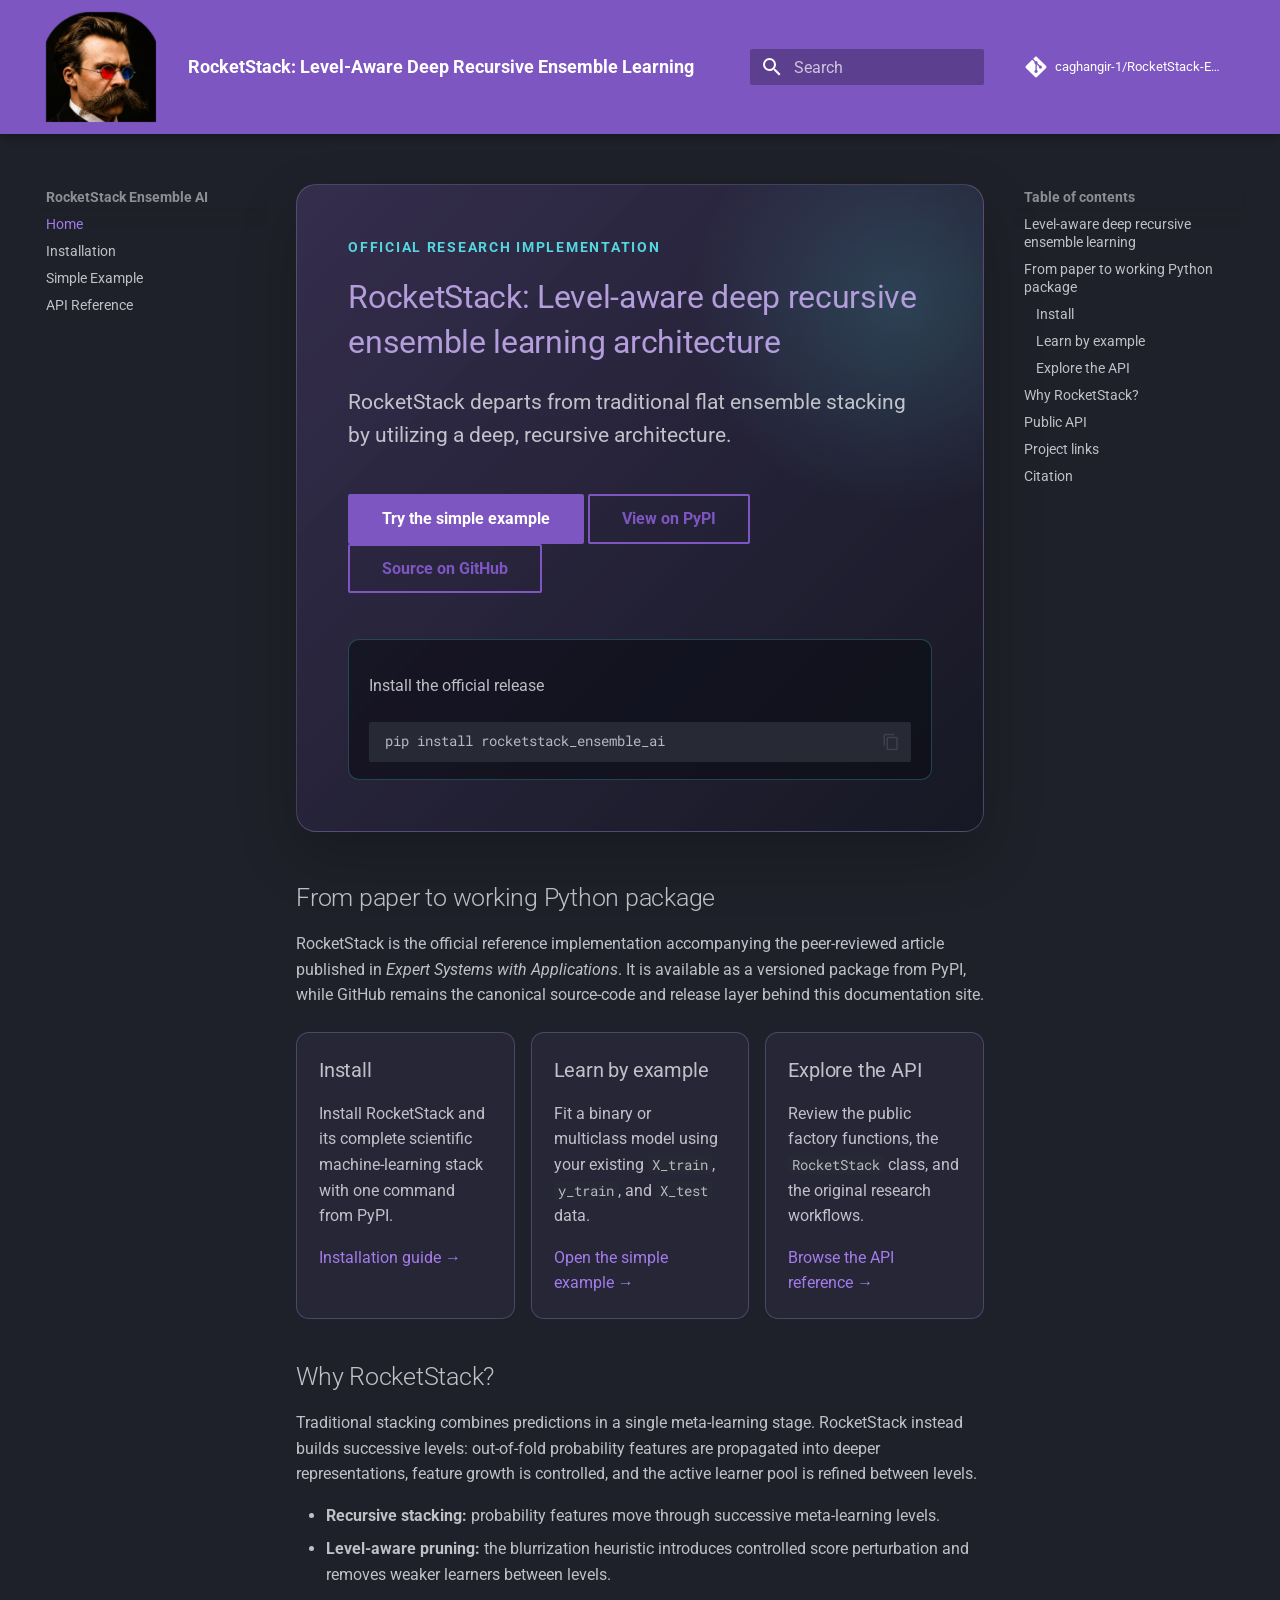
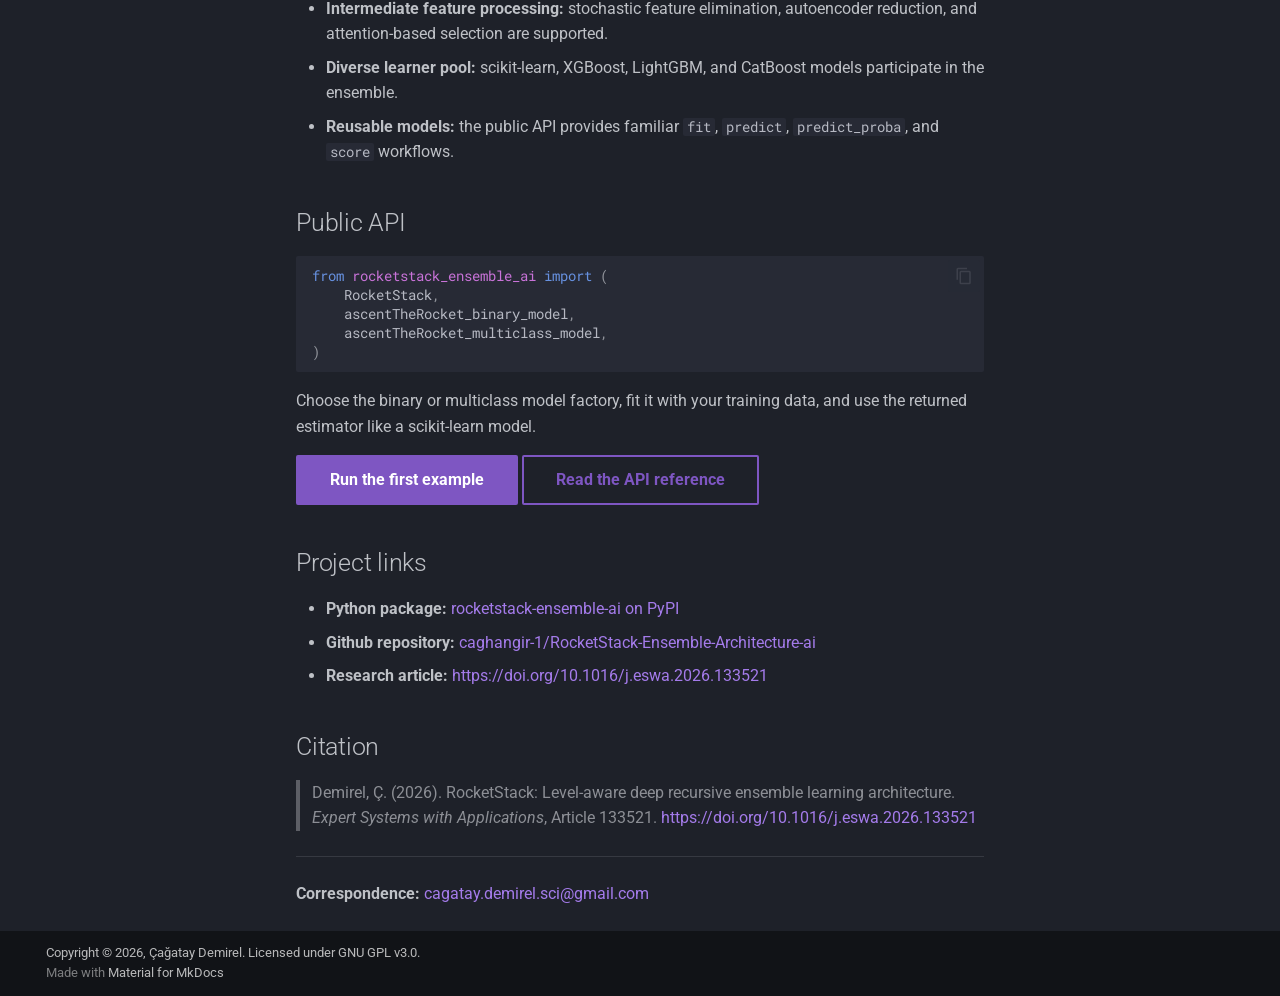
<file: index.html>
<!doctype html>
<html lang="en" class="no-js">
  <head>
    
      <meta charset="utf-8">
      <meta name="viewport" content="width=device-width,initial-scale=1">
      
        <meta name="description" content="Official documentation for the RocketStack level-aware deep recursive ensemble learning architecture.">
      
      
      
        <link rel="canonical" href="https://caghangir-1.github.io/RocketStack-Ensemble-Architecture-ai/">
      
      
      
        <link rel="next" href="installation/">
      
      
        
      
      
      <link rel="icon" href="assets/images/favicon.png">
      <meta name="generator" content="mkdocs-1.6.1, mkdocs-material-9.7.6">
    
    
      
        <title>RocketStack: Level-Aware Deep Recursive Ensemble Learning</title>
      
    
    
      <link rel="stylesheet" href="assets/stylesheets/main.484c7ddc.min.css">
      
        
        <link rel="stylesheet" href="assets/stylesheets/palette.ab4e12ef.min.css">
      
      


    
    
      
    
    
      
        
        
        <link rel="preconnect" href="https://fonts.gstatic.com" crossorigin>
        <link rel="stylesheet" href="https://fonts.googleapis.com/css?family=Roboto:300,300i,400,400i,700,700i%7CRoboto+Mono:400,400i,700,700i&display=fallback">
        <style>:root{--md-text-font:"Roboto";--md-code-font:"Roboto Mono"}</style>
      
    
    
      <link rel="stylesheet" href="assets/_mkdocstrings.css">
    
      <link rel="stylesheet" href="stylesheets/extra.css">
    
    <script>__md_scope=new URL(".",location),__md_hash=e=>[...e].reduce(((e,_)=>(e<<5)-e+_.charCodeAt(0)),0),__md_get=(e,_=localStorage,t=__md_scope)=>JSON.parse(_.getItem(t.pathname+"."+e)),__md_set=(e,_,t=localStorage,a=__md_scope)=>{try{t.setItem(a.pathname+"."+e,JSON.stringify(_))}catch(e){}}</script>
    
      

    
    
  
  <meta property="og:type" content="website">
  <meta property="og:site_name" content="RocketStack">
  <meta property="og:title" content="RocketStack: Level-aware Deep Recursive Ensemble Learning">
  <meta property="og:description" content="Official documentation and Python API for the RocketStack ensemble-learning architecture.">
  <meta property="og:url" content="https://caghangir-1.github.io/RocketStack-Ensemble-Architecture-ai/">
  <meta property="og:image" content="https://caghangir-1.github.io/RocketStack-Ensemble-Architecture-ai/assets/images/rocketstack-social.png">
  <meta property="og:image:alt" content="RocketStack level-aware deep recursive ensemble learning">
  <meta name="twitter:card" content="summary_large_image">
  <meta name="twitter:title" content="RocketStack: Level-aware Deep Recursive Ensemble Learning">
  <meta name="twitter:description" content="Official documentation and Python API for the RocketStack ensemble-learning architecture.">
  <meta name="twitter:image" content="https://caghangir-1.github.io/RocketStack-Ensemble-Architecture-ai/assets/images/rocketstack-social.png">

  </head>
  
  
    
    
    
    
    
    <body dir="ltr" data-md-color-scheme="slate" data-md-color-primary="deep-purple" data-md-color-accent="deep-purple">
  
    
    <input class="md-toggle" data-md-toggle="drawer" type="checkbox" id="__drawer" autocomplete="off">
    <input class="md-toggle" data-md-toggle="search" type="checkbox" id="__search" autocomplete="off">
    <label class="md-overlay" for="__drawer"></label>
    <div data-md-component="skip">
      
        
        <a href="#rocketstack" class="md-skip">
          Skip to content
        </a>
      
    </div>
    <div data-md-component="announce">
      
    </div>
    
    
      

  

<header class="md-header md-header--shadow" data-md-component="header">
  <nav class="md-header__inner md-grid" aria-label="Header">
    <a href="." title="RocketStack: Level-Aware Deep Recursive Ensemble Learning" class="md-header__button md-logo" aria-label="RocketStack: Level-Aware Deep Recursive Ensemble Learning" data-md-component="logo">
      
  <img
  src="assets/images/nietzche.png"
  alt="RocketStack logo"
  style="height: 5.5rem; width: 5.5rem; object-fit: cover;"
  >

    </a>
    <label class="md-header__button md-icon" for="__drawer">
      
      <svg xmlns="http://www.w3.org/2000/svg" viewBox="0 0 24 24"><path d="M3 6h18v2H3zm0 5h18v2H3zm0 5h18v2H3z"/></svg>
    </label>
    <div class="md-header__title" data-md-component="header-title">
      <div class="md-header__ellipsis">
        <div class="md-header__topic">
          <span class="md-ellipsis">
            RocketStack: Level-Aware Deep Recursive Ensemble Learning
          </span>
        </div>
        <div class="md-header__topic" data-md-component="header-topic">
          <span class="md-ellipsis">
            
              Home
            
          </span>
        </div>
      </div>
    </div>
    
      
    
    
    
    
      
      
        <label class="md-header__button md-icon" for="__search">
          
          <svg xmlns="http://www.w3.org/2000/svg" viewBox="0 0 24 24"><path d="M9.5 3A6.5 6.5 0 0 1 16 9.5c0 1.61-.59 3.09-1.56 4.23l.27.27h.79l5 5-1.5 1.5-5-5v-.79l-.27-.27A6.52 6.52 0 0 1 9.5 16 6.5 6.5 0 0 1 3 9.5 6.5 6.5 0 0 1 9.5 3m0 2C7 5 5 7 5 9.5S7 14 9.5 14 14 12 14 9.5 12 5 9.5 5"/></svg>
        </label>
        <div class="md-search" data-md-component="search" role="dialog">
  <label class="md-search__overlay" for="__search"></label>
  <div class="md-search__inner" role="search">
    <form class="md-search__form" name="search">
      <input type="text" class="md-search__input" name="query" aria-label="Search" placeholder="Search" autocapitalize="off" autocorrect="off" autocomplete="off" spellcheck="false" data-md-component="search-query" required>
      <label class="md-search__icon md-icon" for="__search">
        
        <svg xmlns="http://www.w3.org/2000/svg" viewBox="0 0 24 24"><path d="M9.5 3A6.5 6.5 0 0 1 16 9.5c0 1.61-.59 3.09-1.56 4.23l.27.27h.79l5 5-1.5 1.5-5-5v-.79l-.27-.27A6.52 6.52 0 0 1 9.5 16 6.5 6.5 0 0 1 3 9.5 6.5 6.5 0 0 1 9.5 3m0 2C7 5 5 7 5 9.5S7 14 9.5 14 14 12 14 9.5 12 5 9.5 5"/></svg>
        
        <svg xmlns="http://www.w3.org/2000/svg" viewBox="0 0 24 24"><path d="M20 11v2H8l5.5 5.5-1.42 1.42L4.16 12l7.92-7.92L13.5 5.5 8 11z"/></svg>
      </label>
      <nav class="md-search__options" aria-label="Search">
        
        <button type="reset" class="md-search__icon md-icon" title="Clear" aria-label="Clear" tabindex="-1">
          
          <svg xmlns="http://www.w3.org/2000/svg" viewBox="0 0 24 24"><path d="M19 6.41 17.59 5 12 10.59 6.41 5 5 6.41 10.59 12 5 17.59 6.41 19 12 13.41 17.59 19 19 17.59 13.41 12z"/></svg>
        </button>
      </nav>
      
        <div class="md-search__suggest" data-md-component="search-suggest"></div>
      
    </form>
    <div class="md-search__output">
      <div class="md-search__scrollwrap" tabindex="0" data-md-scrollfix>
        <div class="md-search-result" data-md-component="search-result">
          <div class="md-search-result__meta">
            Initializing search
          </div>
          <ol class="md-search-result__list" role="presentation"></ol>
        </div>
      </div>
    </div>
  </div>
</div>
      
    
    
      <div class="md-header__source">
        <a href="https://github.com/caghangir-1/RocketStack-Ensemble-Architecture-ai" title="Go to repository" class="md-source" data-md-component="source">
  <div class="md-source__icon md-icon">
    
    <svg xmlns="http://www.w3.org/2000/svg" viewBox="0 0 448 512"><!--! Font Awesome Free 7.1.0 by @fontawesome - https://fontawesome.com License - https://fontawesome.com/license/free (Icons: CC BY 4.0, Fonts: SIL OFL 1.1, Code: MIT License) Copyright 2025 Fonticons, Inc.--><path d="M439.6 236.1 244 40.5c-5.4-5.5-12.8-8.5-20.4-8.5s-15 3-20.4 8.4L162.5 81l51.5 51.5c27.1-9.1 52.7 16.8 43.4 43.7l49.7 49.7c34.2-11.8 61.2 31 35.5 56.7-26.5 26.5-70.2-2.9-56-37.3L240.3 199v121.9c25.3 12.5 22.3 41.8 9.1 55-6.4 6.4-15.2 10.1-24.3 10.1s-17.8-3.6-24.3-10.1c-17.6-17.6-11.1-46.9 11.2-56v-123c-20.8-8.5-24.6-30.7-18.6-45L142.6 101 8.5 235.1C3 240.6 0 247.9 0 255.5s3 15 8.5 20.4l195.6 195.7c5.4 5.4 12.7 8.4 20.4 8.4s15-3 20.4-8.4l194.7-194.7c5.4-5.4 8.4-12.8 8.4-20.4s-3-15-8.4-20.4"/></svg>
  </div>
  <div class="md-source__repository">
    caghangir-1/RocketStack-Ensemble-Architecture-ai
  </div>
</a>
      </div>
    
  </nav>
  
</header>
    
    <div class="md-container" data-md-component="container">
      
      
        
          
        
      
      <main class="md-main" data-md-component="main">
        <div class="md-main__inner md-grid">
          
            
              
              <div class="md-sidebar md-sidebar--primary" data-md-component="sidebar" data-md-type="navigation" >
                <div class="md-sidebar__scrollwrap">
                  <div class="md-sidebar__inner">
                    



<nav class="md-nav md-nav--primary" aria-label="Navigation" data-md-level="0">
  <label class="md-nav__title" for="__drawer">
    <a href="." title="RocketStack: Level-Aware Deep Recursive Ensemble Learning" class="md-nav__button md-logo" aria-label="RocketStack: Level-Aware Deep Recursive Ensemble Learning" data-md-component="logo">
      
  <img
  src="assets/images/nietzche.png"
  alt="RocketStack logo"
  style="height: 5.5rem; width: 5.5rem; object-fit: cover;"
  >

    </a>
    RocketStack Ensemble AI
  </label>
  
    <div class="md-nav__source">
      <a href="https://github.com/caghangir-1/RocketStack-Ensemble-Architecture-ai" title="Go to repository" class="md-source" data-md-component="source">
  <div class="md-source__icon md-icon">
    
    <svg xmlns="http://www.w3.org/2000/svg" viewBox="0 0 448 512"><!--! Font Awesome Free 7.1.0 by @fontawesome - https://fontawesome.com License - https://fontawesome.com/license/free (Icons: CC BY 4.0, Fonts: SIL OFL 1.1, Code: MIT License) Copyright 2025 Fonticons, Inc.--><path d="M439.6 236.1 244 40.5c-5.4-5.5-12.8-8.5-20.4-8.5s-15 3-20.4 8.4L162.5 81l51.5 51.5c27.1-9.1 52.7 16.8 43.4 43.7l49.7 49.7c34.2-11.8 61.2 31 35.5 56.7-26.5 26.5-70.2-2.9-56-37.3L240.3 199v121.9c25.3 12.5 22.3 41.8 9.1 55-6.4 6.4-15.2 10.1-24.3 10.1s-17.8-3.6-24.3-10.1c-17.6-17.6-11.1-46.9 11.2-56v-123c-20.8-8.5-24.6-30.7-18.6-45L142.6 101 8.5 235.1C3 240.6 0 247.9 0 255.5s3 15 8.5 20.4l195.6 195.7c5.4 5.4 12.7 8.4 20.4 8.4s15-3 20.4-8.4l194.7-194.7c5.4-5.4 8.4-12.8 8.4-20.4s-3-15-8.4-20.4"/></svg>
  </div>
  <div class="md-source__repository">
    caghangir-1/RocketStack-Ensemble-Architecture-ai
  </div>
</a>
    </div>
  
  <ul class="md-nav__list" data-md-scrollfix>
    
      
      
  
  
    
  
  
  
    <li class="md-nav__item md-nav__item--active">
      
      <input class="md-nav__toggle md-toggle" type="checkbox" id="__toc">
      
      
        
      
      
        <label class="md-nav__link md-nav__link--active" for="__toc">
          
  
  
  <span class="md-ellipsis">
    
  
    Home
  

    
  </span>
  
  

          <span class="md-nav__icon md-icon"></span>
        </label>
      
      <a href="." class="md-nav__link md-nav__link--active">
        
  
  
  <span class="md-ellipsis">
    
  
    Home
  

    
  </span>
  
  

      </a>
      
        

<nav class="md-nav md-nav--secondary" aria-label="Table of contents">
  
  
  
    
  
  
    <label class="md-nav__title" for="__toc">
      <span class="md-nav__icon md-icon"></span>
      Table of contents
    </label>
    <ul class="md-nav__list" data-md-component="toc" data-md-scrollfix>
      
        <li class="md-nav__item">
  <a href="#level-aware-deep-recursive-ensemble-learning" class="md-nav__link">
    <span class="md-ellipsis">
      
        Level-aware deep recursive ensemble learning
      
    </span>
  </a>
  
</li>
      
        <li class="md-nav__item">
  <a href="#from-paper-to-working-python-package" class="md-nav__link">
    <span class="md-ellipsis">
      
        From paper to working Python package
      
    </span>
  </a>
  
    <nav class="md-nav" aria-label="From paper to working Python package">
      <ul class="md-nav__list">
        
          <li class="md-nav__item">
  <a href="#install" class="md-nav__link">
    <span class="md-ellipsis">
      
        Install
      
    </span>
  </a>
  
</li>
        
          <li class="md-nav__item">
  <a href="#learn-by-example" class="md-nav__link">
    <span class="md-ellipsis">
      
        Learn by example
      
    </span>
  </a>
  
</li>
        
          <li class="md-nav__item">
  <a href="#explore-the-api" class="md-nav__link">
    <span class="md-ellipsis">
      
        Explore the API
      
    </span>
  </a>
  
</li>
        
      </ul>
    </nav>
  
</li>
      
        <li class="md-nav__item">
  <a href="#why-rocketstack" class="md-nav__link">
    <span class="md-ellipsis">
      
        Why RocketStack?
      
    </span>
  </a>
  
</li>
      
        <li class="md-nav__item">
  <a href="#public-api" class="md-nav__link">
    <span class="md-ellipsis">
      
        Public API
      
    </span>
  </a>
  
</li>
      
        <li class="md-nav__item">
  <a href="#project-links" class="md-nav__link">
    <span class="md-ellipsis">
      
        Project links
      
    </span>
  </a>
  
</li>
      
        <li class="md-nav__item">
  <a href="#citation" class="md-nav__link">
    <span class="md-ellipsis">
      
        Citation
      
    </span>
  </a>
  
</li>
      
    </ul>
  
</nav>
      
    </li>
  

    
      
      
  
  
  
  
    <li class="md-nav__item">
      <a href="installation/" class="md-nav__link">
        
  
  
  <span class="md-ellipsis">
    
  
    Installation
  

    
  </span>
  
  

      </a>
    </li>
  

    
      
      
  
  
  
  
    <li class="md-nav__item">
      <a href="simple-example/" class="md-nav__link">
        
  
  
  <span class="md-ellipsis">
    
  
    Simple Example
  

    
  </span>
  
  

      </a>
    </li>
  

    
      
      
  
  
  
  
    <li class="md-nav__item">
      <a href="api/" class="md-nav__link">
        
  
  
  <span class="md-ellipsis">
    
  
    API Reference
  

    
  </span>
  
  

      </a>
    </li>
  

    
  </ul>
</nav>
                  </div>
                </div>
              </div>
            
            
              
              <div class="md-sidebar md-sidebar--secondary" data-md-component="sidebar" data-md-type="toc" >
                <div class="md-sidebar__scrollwrap">
                  <div class="md-sidebar__inner">
                    

<nav class="md-nav md-nav--secondary" aria-label="Table of contents">
  
  
  
    
  
  
    <label class="md-nav__title" for="__toc">
      <span class="md-nav__icon md-icon"></span>
      Table of contents
    </label>
    <ul class="md-nav__list" data-md-component="toc" data-md-scrollfix>
      
        <li class="md-nav__item">
  <a href="#level-aware-deep-recursive-ensemble-learning" class="md-nav__link">
    <span class="md-ellipsis">
      
        Level-aware deep recursive ensemble learning
      
    </span>
  </a>
  
</li>
      
        <li class="md-nav__item">
  <a href="#from-paper-to-working-python-package" class="md-nav__link">
    <span class="md-ellipsis">
      
        From paper to working Python package
      
    </span>
  </a>
  
    <nav class="md-nav" aria-label="From paper to working Python package">
      <ul class="md-nav__list">
        
          <li class="md-nav__item">
  <a href="#install" class="md-nav__link">
    <span class="md-ellipsis">
      
        Install
      
    </span>
  </a>
  
</li>
        
          <li class="md-nav__item">
  <a href="#learn-by-example" class="md-nav__link">
    <span class="md-ellipsis">
      
        Learn by example
      
    </span>
  </a>
  
</li>
        
          <li class="md-nav__item">
  <a href="#explore-the-api" class="md-nav__link">
    <span class="md-ellipsis">
      
        Explore the API
      
    </span>
  </a>
  
</li>
        
      </ul>
    </nav>
  
</li>
      
        <li class="md-nav__item">
  <a href="#why-rocketstack" class="md-nav__link">
    <span class="md-ellipsis">
      
        Why RocketStack?
      
    </span>
  </a>
  
</li>
      
        <li class="md-nav__item">
  <a href="#public-api" class="md-nav__link">
    <span class="md-ellipsis">
      
        Public API
      
    </span>
  </a>
  
</li>
      
        <li class="md-nav__item">
  <a href="#project-links" class="md-nav__link">
    <span class="md-ellipsis">
      
        Project links
      
    </span>
  </a>
  
</li>
      
        <li class="md-nav__item">
  <a href="#citation" class="md-nav__link">
    <span class="md-ellipsis">
      
        Citation
      
    </span>
  </a>
  
</li>
      
    </ul>
  
</nav>
                  </div>
                </div>
              </div>
            
          
          
            <div class="md-content" data-md-component="content">
              
              <article class="md-content__inner md-typeset">
                
                  


  
  


<section class="rs-hero">
<p class="rs-kicker">Official research implementation</p>
<h2 id="RocketStack: level-aware-deep-recursive-ensemble-learning">RocketStack: Level-aware deep recursive ensemble learning architecture</h2>
<p>RocketStack departs from traditional flat ensemble stacking by utilizing a deep, recursive architecture.</p>
<div class="rs-actions">
<p><a class="md-button md-button--primary" href="simple-example/">Try the simple example</a>
<a class="md-button" href="https://pypi.org/project/rocketstack-ensemble-ai/" target="_blank">View on PyPI</a>
<a class="md-button" href="https://github.com/caghangir-1/RocketStack-Ensemble-Architecture-ai" target="_blank">Source on GitHub</a></p>
</div>
<div class="rs-install">
<p><span>Install the official release</span></p>
<div class="highlight"><pre><span></span><code><a id="__codelineno-0-1" name="__codelineno-0-1" href="#__codelineno-0-1"></a>pip<span class="w"> </span>install<span class="w"> </span>rocketstack_ensemble_ai
</code></pre></div>
</div>
</section>
<h2 id="from-paper-to-working-python-package">From paper to working Python package</h2>
<p>RocketStack is the official reference implementation accompanying the
peer-reviewed article published in <em>Expert Systems with Applications</em>. It is
available as a versioned package from PyPI, while GitHub remains the canonical
source-code and release layer behind this documentation site.</p>
<div class="rs-link-grid">
<div class="rs-card">
<h3 id="install">Install</h3>
<p>Install RocketStack and its complete scientific machine-learning stack with one
command from PyPI.</p>
<p><a href="installation/">Installation guide →</a></p>
</div>
<div class="rs-card">
<h3 id="learn-by-example">Learn by example</h3>
<p>Fit a binary or multiclass model using your existing <code>X_train</code>, <code>y_train</code>, and
<code>X_test</code> data.</p>
<p><a href="simple-example/">Open the simple example →</a></p>
</div>
<div class="rs-card">
<h3 id="explore-the-api">Explore the API</h3>
<p>Review the public factory functions, the <code>RocketStack</code> class, and the original
research workflows.</p>
<p><a href="api/">Browse the API reference →</a></p>
</div>
</div>
<h2 id="why-rocketstack">Why RocketStack?</h2>
<p>Traditional stacking combines predictions in a single meta-learning stage.
RocketStack instead builds successive levels: out-of-fold probability features
are propagated into deeper representations, feature growth is controlled, and
the active learner pool is refined between levels.</p>
<ul>
<li><strong>Recursive stacking:</strong> probability features move through successive
  meta-learning levels.</li>
<li><strong>Level-aware pruning:</strong> the blurrization heuristic introduces controlled
  score perturbation and removes weaker learners between levels.</li>
<li><strong>Intermediate feature processing:</strong> stochastic feature elimination,
  autoencoder reduction, and attention-based selection are supported.</li>
<li><strong>Diverse learner pool:</strong> scikit-learn, XGBoost, LightGBM, and CatBoost models
  participate in the ensemble.</li>
<li><strong>Reusable models:</strong> the public API provides familiar <code>fit</code>, <code>predict</code>,
  <code>predict_proba</code>, and <code>score</code> workflows.</li>
</ul>
<h2 id="public-api">Public API</h2>
<div class="highlight"><pre><span></span><code><a id="__codelineno-1-1" name="__codelineno-1-1" href="#__codelineno-1-1"></a><span class="kn">from</span><span class="w"> </span><span class="nn">rocketstack_ensemble_ai</span><span class="w"> </span><span class="kn">import</span> <span class="p">(</span>
<a id="__codelineno-1-2" name="__codelineno-1-2" href="#__codelineno-1-2"></a>    <span class="n">RocketStack</span><span class="p">,</span>
<a id="__codelineno-1-3" name="__codelineno-1-3" href="#__codelineno-1-3"></a>    <span class="n">ascentTheRocket_binary_model</span><span class="p">,</span>
<a id="__codelineno-1-4" name="__codelineno-1-4" href="#__codelineno-1-4"></a>    <span class="n">ascentTheRocket_multiclass_model</span><span class="p">,</span>
<a id="__codelineno-1-5" name="__codelineno-1-5" href="#__codelineno-1-5"></a><span class="p">)</span>
</code></pre></div>
<p>Choose the binary or multiclass model factory, fit it with your training data,
and use the returned estimator like a scikit-learn model.</p>
<p><a class="md-button md-button--primary" href="simple-example/">Run the first example</a>
<a class="md-button" href="api/">Read the API reference</a></p>
<h2 id="project-links">Project links</h2>
<ul>
<li><strong>Python package:</strong> <a href="https://pypi.org/project/rocketstack-ensemble-ai/">rocketstack-ensemble-ai on PyPI</a></li>
<li><strong>Github repository:</strong> <a href="https://github.com/caghangir-1/RocketStack-Ensemble-Architecture-ai">caghangir-1/RocketStack-Ensemble-Architecture-ai</a></li>
<li><strong>Research article:</strong> <a href="https://doi.org/10.1016/j.eswa.2026.133521">https://doi.org/10.1016/j.eswa.2026.133521</a></li>
</ul>
<h2 id="citation">Citation</h2>
<blockquote>
<p>Demirel, Ç. (2026). RocketStack: Level-aware deep recursive ensemble learning
architecture. <em>Expert Systems with Applications</em>, Article 133521.
<a href="https://doi.org/10.1016/j.eswa.2026.133521">https://doi.org/10.1016/j.eswa.2026.133521</a></p>
</blockquote>
<hr />
<p><strong>Correspondence:</strong> <a href="mailto:cagatay.demirel.sci@gmail.com">cagatay.demirel.sci@gmail.com</a></p>












                
              </article>
            </div>
          
          
<script>var target=document.getElementById(location.hash.slice(1));target&&target.name&&(target.checked=target.name.startsWith("__tabbed_"))</script>
        </div>
        
          <button type="button" class="md-top md-icon" data-md-component="top" hidden>
  
  <svg xmlns="http://www.w3.org/2000/svg" viewBox="0 0 24 24"><path d="M13 20h-2V8l-5.5 5.5-1.42-1.42L12 4.16l7.92 7.92-1.42 1.42L13 8z"/></svg>
  Back to top
</button>
        
      </main>
      
        <footer class="md-footer">
  
  <div class="md-footer-meta md-typeset">
    <div class="md-footer-meta__inner md-grid">
      <div class="md-copyright">
  
    <div class="md-copyright__highlight">
      Copyright &copy; 2026, Çağatay Demirel. Licensed under GNU GPL v3.0.
    </div>
  
  
    Made with
    <a href="https://squidfunk.github.io/mkdocs-material/" target="_blank" rel="noopener">
      Material for MkDocs
    </a>
  
</div>
      
    </div>
  </div>
</footer>
      
    </div>
    <div class="md-dialog" data-md-component="dialog">
      <div class="md-dialog__inner md-typeset"></div>
    </div>
    
    
    
      
      
      <script id="__config" type="application/json">{"annotate": null, "base": ".", "features": ["content.code.copy", "navigation.sections", "navigation.top", "search.highlight", "search.suggest"], "search": "assets/javascripts/workers/search.2c215733.min.js", "tags": null, "translations": {"clipboard.copied": "Copied to clipboard", "clipboard.copy": "Copy to clipboard", "search.result.more.one": "1 more on this page", "search.result.more.other": "# more on this page", "search.result.none": "No matching documents", "search.result.one": "1 matching document", "search.result.other": "# matching documents", "search.result.placeholder": "Type to start searching", "search.result.term.missing": "Missing", "select.version": "Select version"}, "version": null}</script>
    
    
      <script src="assets/javascripts/bundle.79ae519e.min.js"></script>
      
    
  </body>
</html>
</file>
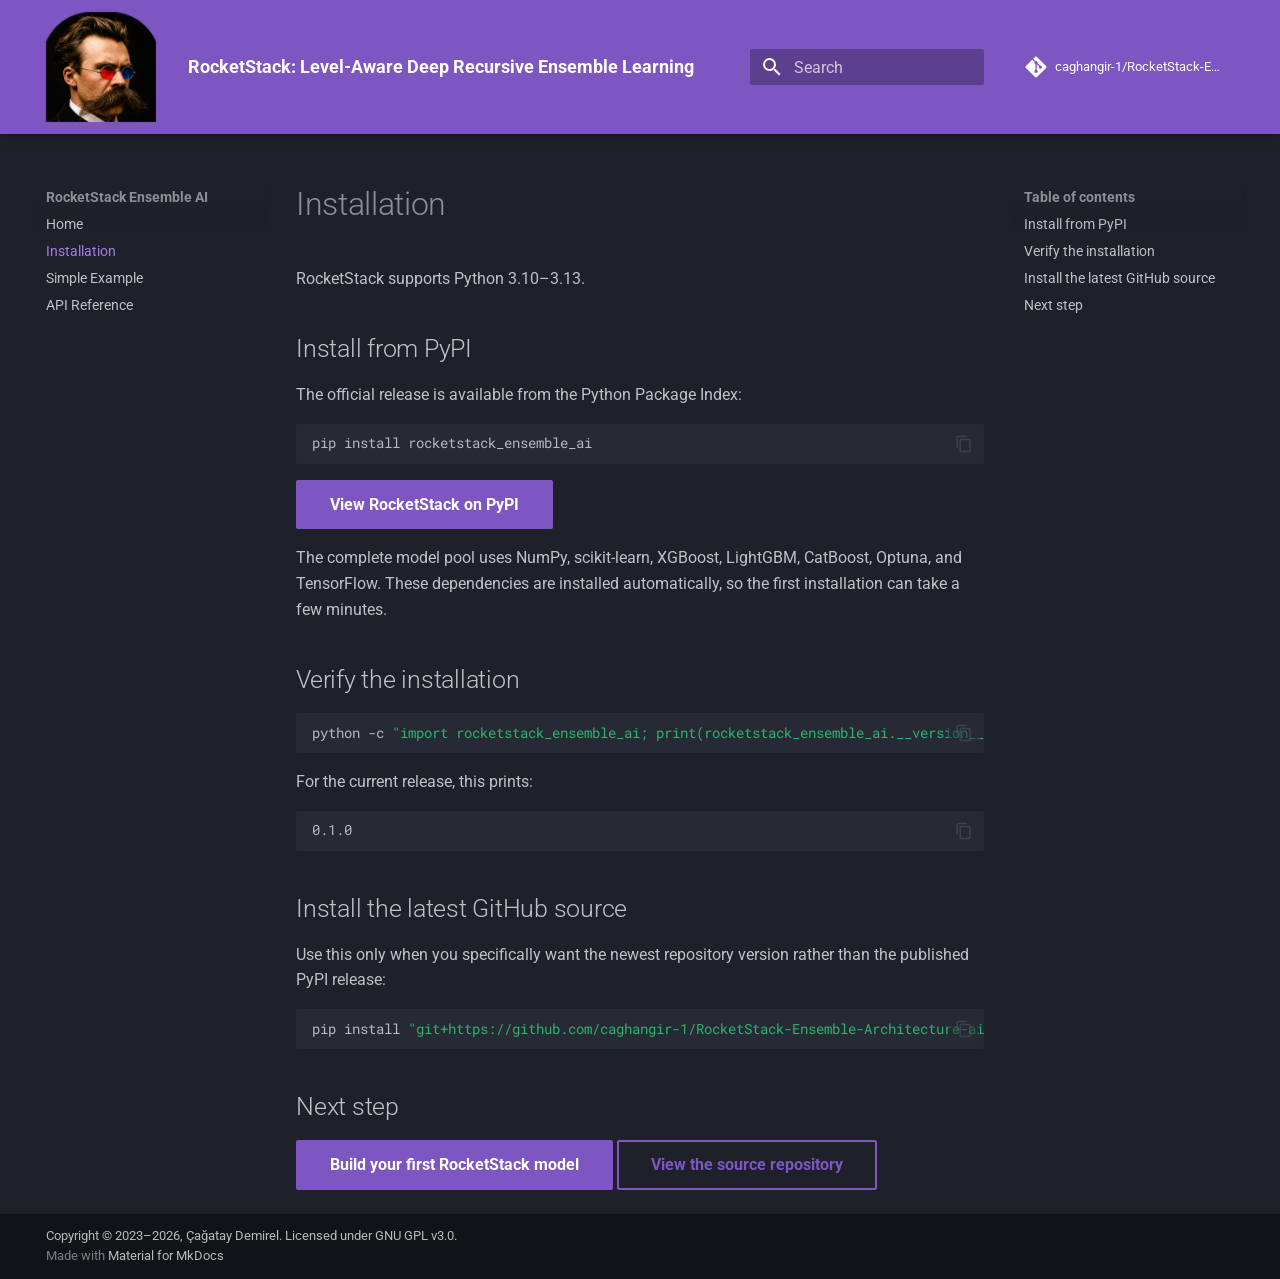
<file: installation/index.html>
<!doctype html>
<html lang="en" class="no-js">
  <head>
    
      <meta charset="utf-8">
      <meta name="viewport" content="width=device-width,initial-scale=1">
      
        <meta name="description" content="Official documentation for the RocketStack level-aware deep recursive ensemble learning architecture.">
      
      
      
        <link rel="canonical" href="https://caghangir-1.github.io/RocketStack-Ensemble-Architecture-ai/installation/">
      
      
        <link rel="prev" href="..">
      
      
        <link rel="next" href="../simple-example/">
      
      
        
      
      
      <link rel="icon" href="../assets/images/favicon.png">
      <meta name="generator" content="mkdocs-1.6.1, mkdocs-material-9.7.6">
    
    
      
        <title>Installation - RocketStack: Level-Aware Deep Recursive Ensemble Learning</title>
      
    
    
      <link rel="stylesheet" href="../assets/stylesheets/main.484c7ddc.min.css">
      
        
        <link rel="stylesheet" href="../assets/stylesheets/palette.ab4e12ef.min.css">
      
      


    
    
      
    
    
      
        
        
        <link rel="preconnect" href="https://fonts.gstatic.com" crossorigin>
        <link rel="stylesheet" href="https://fonts.googleapis.com/css?family=Roboto:300,300i,400,400i,700,700i%7CRoboto+Mono:400,400i,700,700i&display=fallback">
        <style>:root{--md-text-font:"Roboto";--md-code-font:"Roboto Mono"}</style>
      
    
    
      <link rel="stylesheet" href="../assets/_mkdocstrings.css">
    
      <link rel="stylesheet" href="../stylesheets/extra.css">
    
    <script>__md_scope=new URL("..",location),__md_hash=e=>[...e].reduce(((e,_)=>(e<<5)-e+_.charCodeAt(0)),0),__md_get=(e,_=localStorage,t=__md_scope)=>JSON.parse(_.getItem(t.pathname+"."+e)),__md_set=(e,_,t=localStorage,a=__md_scope)=>{try{t.setItem(a.pathname+"."+e,JSON.stringify(_))}catch(e){}}</script>
    
      

    
    
  
  <meta property="og:type" content="website">
  <meta property="og:site_name" content="RocketStack">
  <meta property="og:title" content="RocketStack: Level-aware Deep Recursive Ensemble Learning">
  <meta property="og:description" content="Official documentation and Python API for the RocketStack ensemble-learning architecture.">
  <meta property="og:url" content="https://caghangir-1.github.io/RocketStack-Ensemble-Architecture-ai/">
  <meta property="og:image" content="https://caghangir-1.github.io/RocketStack-Ensemble-Architecture-ai/assets/images/rocketstack-social.png">
  <meta property="og:image:alt" content="RocketStack level-aware deep recursive ensemble learning">
  <meta name="twitter:card" content="summary_large_image">
  <meta name="twitter:title" content="RocketStack: Level-aware Deep Recursive Ensemble Learning">
  <meta name="twitter:description" content="Official documentation and Python API for the RocketStack ensemble-learning architecture.">
  <meta name="twitter:image" content="https://caghangir-1.github.io/RocketStack-Ensemble-Architecture-ai/assets/images/rocketstack-social.png">

  </head>
  
  
    
    
    
    
    
    <body dir="ltr" data-md-color-scheme="slate" data-md-color-primary="deep-purple" data-md-color-accent="deep-purple">
  
    
    <input class="md-toggle" data-md-toggle="drawer" type="checkbox" id="__drawer" autocomplete="off">
    <input class="md-toggle" data-md-toggle="search" type="checkbox" id="__search" autocomplete="off">
    <label class="md-overlay" for="__drawer"></label>
    <div data-md-component="skip">
      
        
        <a href="#installation" class="md-skip">
          Skip to content
        </a>
      
    </div>
    <div data-md-component="announce">
      
    </div>
    
    
      

  

<header class="md-header md-header--shadow" data-md-component="header">
  <nav class="md-header__inner md-grid" aria-label="Header">
    <a href=".." title="RocketStack: Level-Aware Deep Recursive Ensemble Learning" class="md-header__button md-logo" aria-label="RocketStack: Level-Aware Deep Recursive Ensemble Learning" data-md-component="logo">
      
      <img
  src="../assets/images/nietzche.png"
  alt="RocketStack logo"
  style="height: 5.5rem; width: 5.5rem; object-fit: cover;"
  >

    </a>
    <label class="md-header__button md-icon" for="__drawer">
      
      <svg xmlns="http://www.w3.org/2000/svg" viewBox="0 0 24 24"><path d="M3 6h18v2H3zm0 5h18v2H3zm0 5h18v2H3z"/></svg>
    </label>
    <div class="md-header__title" data-md-component="header-title">
      <div class="md-header__ellipsis">
        <div class="md-header__topic">
          <span class="md-ellipsis">
            RocketStack: Level-Aware Deep Recursive Ensemble Learning
          </span>
        </div>
        <div class="md-header__topic" data-md-component="header-topic">
          <span class="md-ellipsis">
            
              Installation
            
          </span>
        </div>
      </div>
    </div>
    
      
    
    
    
    
      
      
        <label class="md-header__button md-icon" for="__search">
          
          <svg xmlns="http://www.w3.org/2000/svg" viewBox="0 0 24 24"><path d="M9.5 3A6.5 6.5 0 0 1 16 9.5c0 1.61-.59 3.09-1.56 4.23l.27.27h.79l5 5-1.5 1.5-5-5v-.79l-.27-.27A6.52 6.52 0 0 1 9.5 16 6.5 6.5 0 0 1 3 9.5 6.5 6.5 0 0 1 9.5 3m0 2C7 5 5 7 5 9.5S7 14 9.5 14 14 12 14 9.5 12 5 9.5 5"/></svg>
        </label>
        <div class="md-search" data-md-component="search" role="dialog">
  <label class="md-search__overlay" for="__search"></label>
  <div class="md-search__inner" role="search">
    <form class="md-search__form" name="search">
      <input type="text" class="md-search__input" name="query" aria-label="Search" placeholder="Search" autocapitalize="off" autocorrect="off" autocomplete="off" spellcheck="false" data-md-component="search-query" required>
      <label class="md-search__icon md-icon" for="__search">
        
        <svg xmlns="http://www.w3.org/2000/svg" viewBox="0 0 24 24"><path d="M9.5 3A6.5 6.5 0 0 1 16 9.5c0 1.61-.59 3.09-1.56 4.23l.27.27h.79l5 5-1.5 1.5-5-5v-.79l-.27-.27A6.52 6.52 0 0 1 9.5 16 6.5 6.5 0 0 1 3 9.5 6.5 6.5 0 0 1 9.5 3m0 2C7 5 5 7 5 9.5S7 14 9.5 14 14 12 14 9.5 12 5 9.5 5"/></svg>
        
        <svg xmlns="http://www.w3.org/2000/svg" viewBox="0 0 24 24"><path d="M20 11v2H8l5.5 5.5-1.42 1.42L4.16 12l7.92-7.92L13.5 5.5 8 11z"/></svg>
      </label>
      <nav class="md-search__options" aria-label="Search">
        
        <button type="reset" class="md-search__icon md-icon" title="Clear" aria-label="Clear" tabindex="-1">
          
          <svg xmlns="http://www.w3.org/2000/svg" viewBox="0 0 24 24"><path d="M19 6.41 17.59 5 12 10.59 6.41 5 5 6.41 10.59 12 5 17.59 6.41 19 12 13.41 17.59 19 19 17.59 13.41 12z"/></svg>
        </button>
      </nav>
      
        <div class="md-search__suggest" data-md-component="search-suggest"></div>
      
    </form>
    <div class="md-search__output">
      <div class="md-search__scrollwrap" tabindex="0" data-md-scrollfix>
        <div class="md-search-result" data-md-component="search-result">
          <div class="md-search-result__meta">
            Initializing search
          </div>
          <ol class="md-search-result__list" role="presentation"></ol>
        </div>
      </div>
    </div>
  </div>
</div>
      
    
    
      <div class="md-header__source">
        <a href="https://github.com/caghangir-1/RocketStack-Ensemble-Architecture-ai" title="Go to repository" class="md-source" data-md-component="source">
  <div class="md-source__icon md-icon">
    
    <svg xmlns="http://www.w3.org/2000/svg" viewBox="0 0 448 512"><!--! Font Awesome Free 7.1.0 by @fontawesome - https://fontawesome.com License - https://fontawesome.com/license/free (Icons: CC BY 4.0, Fonts: SIL OFL 1.1, Code: MIT License) Copyright 2025 Fonticons, Inc.--><path d="M439.6 236.1 244 40.5c-5.4-5.5-12.8-8.5-20.4-8.5s-15 3-20.4 8.4L162.5 81l51.5 51.5c27.1-9.1 52.7 16.8 43.4 43.7l49.7 49.7c34.2-11.8 61.2 31 35.5 56.7-26.5 26.5-70.2-2.9-56-37.3L240.3 199v121.9c25.3 12.5 22.3 41.8 9.1 55-6.4 6.4-15.2 10.1-24.3 10.1s-17.8-3.6-24.3-10.1c-17.6-17.6-11.1-46.9 11.2-56v-123c-20.8-8.5-24.6-30.7-18.6-45L142.6 101 8.5 235.1C3 240.6 0 247.9 0 255.5s3 15 8.5 20.4l195.6 195.7c5.4 5.4 12.7 8.4 20.4 8.4s15-3 20.4-8.4l194.7-194.7c5.4-5.4 8.4-12.8 8.4-20.4s-3-15-8.4-20.4"/></svg>
  </div>
  <div class="md-source__repository">
    caghangir-1/RocketStack-Ensemble-Architecture-ai
  </div>
</a>
      </div>
    
  </nav>
  
</header>
    
    <div class="md-container" data-md-component="container">
      
      
        
          
        
      
      <main class="md-main" data-md-component="main">
        <div class="md-main__inner md-grid">
          
            
              
              <div class="md-sidebar md-sidebar--primary" data-md-component="sidebar" data-md-type="navigation" >
                <div class="md-sidebar__scrollwrap">
                  <div class="md-sidebar__inner">
                    



<nav class="md-nav md-nav--primary" aria-label="Navigation" data-md-level="0">
  <label class="md-nav__title" for="__drawer">
    <a href=".." title="RocketStack: Level-Aware Deep Recursive Ensemble Learning" class="md-nav__button md-logo" aria-label="RocketStack: Level-Aware Deep Recursive Ensemble Learning" data-md-component="logo">
      
      <img
  src="../assets/images/nietzche.png"
  alt="RocketStack logo"
  style="height: 5.5rem; width: 5.5rem; object-fit: cover;"
  >

    </a>
    RocketStack Ensemble AI
  </label>
  
    <div class="md-nav__source">
      <a href="https://github.com/caghangir-1/RocketStack-Ensemble-Architecture-ai" title="Go to repository" class="md-source" data-md-component="source">
  <div class="md-source__icon md-icon">
    
    <svg xmlns="http://www.w3.org/2000/svg" viewBox="0 0 448 512"><!--! Font Awesome Free 7.1.0 by @fontawesome - https://fontawesome.com License - https://fontawesome.com/license/free (Icons: CC BY 4.0, Fonts: SIL OFL 1.1, Code: MIT License) Copyright 2025 Fonticons, Inc.--><path d="M439.6 236.1 244 40.5c-5.4-5.5-12.8-8.5-20.4-8.5s-15 3-20.4 8.4L162.5 81l51.5 51.5c27.1-9.1 52.7 16.8 43.4 43.7l49.7 49.7c34.2-11.8 61.2 31 35.5 56.7-26.5 26.5-70.2-2.9-56-37.3L240.3 199v121.9c25.3 12.5 22.3 41.8 9.1 55-6.4 6.4-15.2 10.1-24.3 10.1s-17.8-3.6-24.3-10.1c-17.6-17.6-11.1-46.9 11.2-56v-123c-20.8-8.5-24.6-30.7-18.6-45L142.6 101 8.5 235.1C3 240.6 0 247.9 0 255.5s3 15 8.5 20.4l195.6 195.7c5.4 5.4 12.7 8.4 20.4 8.4s15-3 20.4-8.4l194.7-194.7c5.4-5.4 8.4-12.8 8.4-20.4s-3-15-8.4-20.4"/></svg>
  </div>
  <div class="md-source__repository">
    caghangir-1/RocketStack-Ensemble-Architecture-ai
  </div>
</a>
    </div>
  
  <ul class="md-nav__list" data-md-scrollfix>
    
      
      
  
  
  
  
    <li class="md-nav__item">
      <a href=".." class="md-nav__link">
        
  
  
  <span class="md-ellipsis">
    
  
    Home
  

    
  </span>
  
  

      </a>
    </li>
  

    
      
      
  
  
    
  
  
  
    <li class="md-nav__item md-nav__item--active">
      
      <input class="md-nav__toggle md-toggle" type="checkbox" id="__toc">
      
      
        
      
      
        <label class="md-nav__link md-nav__link--active" for="__toc">
          
  
  
  <span class="md-ellipsis">
    
  
    Installation
  

    
  </span>
  
  

          <span class="md-nav__icon md-icon"></span>
        </label>
      
      <a href="./" class="md-nav__link md-nav__link--active">
        
  
  
  <span class="md-ellipsis">
    
  
    Installation
  

    
  </span>
  
  

      </a>
      
        

<nav class="md-nav md-nav--secondary" aria-label="Table of contents">
  
  
  
    
  
  
    <label class="md-nav__title" for="__toc">
      <span class="md-nav__icon md-icon"></span>
      Table of contents
    </label>
    <ul class="md-nav__list" data-md-component="toc" data-md-scrollfix>
      
        <li class="md-nav__item">
  <a href="#install-from-pypi" class="md-nav__link">
    <span class="md-ellipsis">
      
        Install from PyPI
      
    </span>
  </a>
  
</li>
      
        <li class="md-nav__item">
  <a href="#verify-the-installation" class="md-nav__link">
    <span class="md-ellipsis">
      
        Verify the installation
      
    </span>
  </a>
  
</li>
      
        <li class="md-nav__item">
  <a href="#install-the-latest-github-source" class="md-nav__link">
    <span class="md-ellipsis">
      
        Install the latest GitHub source
      
    </span>
  </a>
  
</li>
      
        <li class="md-nav__item">
  <a href="#next-step" class="md-nav__link">
    <span class="md-ellipsis">
      
        Next step
      
    </span>
  </a>
  
</li>
      
    </ul>
  
</nav>
      
    </li>
  

    
      
      
  
  
  
  
    <li class="md-nav__item">
      <a href="../simple-example/" class="md-nav__link">
        
  
  
  <span class="md-ellipsis">
    
  
    Simple Example
  

    
  </span>
  
  

      </a>
    </li>
  

    
      
      
  
  
  
  
    <li class="md-nav__item">
      <a href="../api/" class="md-nav__link">
        
  
  
  <span class="md-ellipsis">
    
  
    API Reference
  

    
  </span>
  
  

      </a>
    </li>
  

    
  </ul>
</nav>
                  </div>
                </div>
              </div>
            
            
              
              <div class="md-sidebar md-sidebar--secondary" data-md-component="sidebar" data-md-type="toc" >
                <div class="md-sidebar__scrollwrap">
                  <div class="md-sidebar__inner">
                    

<nav class="md-nav md-nav--secondary" aria-label="Table of contents">
  
  
  
    
  
  
    <label class="md-nav__title" for="__toc">
      <span class="md-nav__icon md-icon"></span>
      Table of contents
    </label>
    <ul class="md-nav__list" data-md-component="toc" data-md-scrollfix>
      
        <li class="md-nav__item">
  <a href="#install-from-pypi" class="md-nav__link">
    <span class="md-ellipsis">
      
        Install from PyPI
      
    </span>
  </a>
  
</li>
      
        <li class="md-nav__item">
  <a href="#verify-the-installation" class="md-nav__link">
    <span class="md-ellipsis">
      
        Verify the installation
      
    </span>
  </a>
  
</li>
      
        <li class="md-nav__item">
  <a href="#install-the-latest-github-source" class="md-nav__link">
    <span class="md-ellipsis">
      
        Install the latest GitHub source
      
    </span>
  </a>
  
</li>
      
        <li class="md-nav__item">
  <a href="#next-step" class="md-nav__link">
    <span class="md-ellipsis">
      
        Next step
      
    </span>
  </a>
  
</li>
      
    </ul>
  
</nav>
                  </div>
                </div>
              </div>
            
          
          
            <div class="md-content" data-md-component="content">
              
              <article class="md-content__inner md-typeset">
                
                  


  
  


<h1 id="installation">Installation</h1>
<p>RocketStack supports Python 3.10–3.13.</p>
<h2 id="install-from-pypi">Install from PyPI</h2>
<p>The official release is available from the Python Package Index:</p>
<div class="highlight"><pre><span></span><code><a id="__codelineno-0-1" name="__codelineno-0-1" href="#__codelineno-0-1"></a>pip<span class="w"> </span>install<span class="w"> </span>rocketstack_ensemble_ai
</code></pre></div>
<p><a class="md-button md-button--primary" href="https://pypi.org/project/rocketstack-ensemble-ai/" target="_blank">View RocketStack on PyPI</a></p>
<p>The complete model pool uses NumPy, scikit-learn, XGBoost, LightGBM, CatBoost,
Optuna, and TensorFlow. These dependencies are installed automatically, so the
first installation can take a few minutes.</p>
<h2 id="verify-the-installation">Verify the installation</h2>
<div class="highlight"><pre><span></span><code><a id="__codelineno-1-1" name="__codelineno-1-1" href="#__codelineno-1-1"></a>python<span class="w"> </span>-c<span class="w"> </span><span class="s2">"import rocketstack_ensemble_ai; print(rocketstack_ensemble_ai.__version__)"</span>
</code></pre></div>
<p>For the current release, this prints:</p>
<div class="highlight"><pre><span></span><code><a id="__codelineno-2-1" name="__codelineno-2-1" href="#__codelineno-2-1"></a>0.1.0
</code></pre></div>
<h2 id="install-the-latest-github-source">Install the latest GitHub source</h2>
<p>Use this only when you specifically want the newest repository version rather
than the published PyPI release:</p>
<div class="highlight"><pre><span></span><code><a id="__codelineno-3-1" name="__codelineno-3-1" href="#__codelineno-3-1"></a>pip<span class="w"> </span>install<span class="w"> </span><span class="s2">"git+https://github.com/caghangir-1/RocketStack-Ensemble-Architecture-ai.git"</span>
</code></pre></div>
<h2 id="next-step">Next step</h2>
<p><a class="md-button md-button--primary" href="../simple-example/">Build your first RocketStack model</a>
<a class="md-button" href="https://github.com/caghangir-1/RocketStack-Ensemble-Architecture-ai" target="_blank">View the source repository</a></p>












                
              </article>
            </div>
          
          
<script>var target=document.getElementById(location.hash.slice(1));target&&target.name&&(target.checked=target.name.startsWith("__tabbed_"))</script>
        </div>
        
          <button type="button" class="md-top md-icon" data-md-component="top" hidden>
  
  <svg xmlns="http://www.w3.org/2000/svg" viewBox="0 0 24 24"><path d="M13 20h-2V8l-5.5 5.5-1.42-1.42L12 4.16l7.92 7.92-1.42 1.42L13 8z"/></svg>
  Back to top
</button>
        
      </main>
      
        <footer class="md-footer">
  
  <div class="md-footer-meta md-typeset">
    <div class="md-footer-meta__inner md-grid">
      <div class="md-copyright">
  
    <div class="md-copyright__highlight">
      Copyright &copy; 2023–2026, Çağatay Demirel. Licensed under GNU GPL v3.0.
    </div>
  
  
    Made with
    <a href="https://squidfunk.github.io/mkdocs-material/" target="_blank" rel="noopener">
      Material for MkDocs
    </a>
  
</div>
      
    </div>
  </div>
</footer>
      
    </div>
    <div class="md-dialog" data-md-component="dialog">
      <div class="md-dialog__inner md-typeset"></div>
    </div>
    
    
    
      
      
      <script id="__config" type="application/json">{"annotate": null, "base": "..", "features": ["content.code.copy", "navigation.sections", "navigation.top", "search.highlight", "search.suggest"], "search": "../assets/javascripts/workers/search.2c215733.min.js", "tags": null, "translations": {"clipboard.copied": "Copied to clipboard", "clipboard.copy": "Copy to clipboard", "search.result.more.one": "1 more on this page", "search.result.more.other": "# more on this page", "search.result.none": "No matching documents", "search.result.one": "1 matching document", "search.result.other": "# matching documents", "search.result.placeholder": "Type to start searching", "search.result.term.missing": "Missing", "select.version": "Select version"}, "version": null}</script>
    
    
      <script src="../assets/javascripts/bundle.79ae519e.min.js"></script>
      
    
  </body>
</html>
</file>
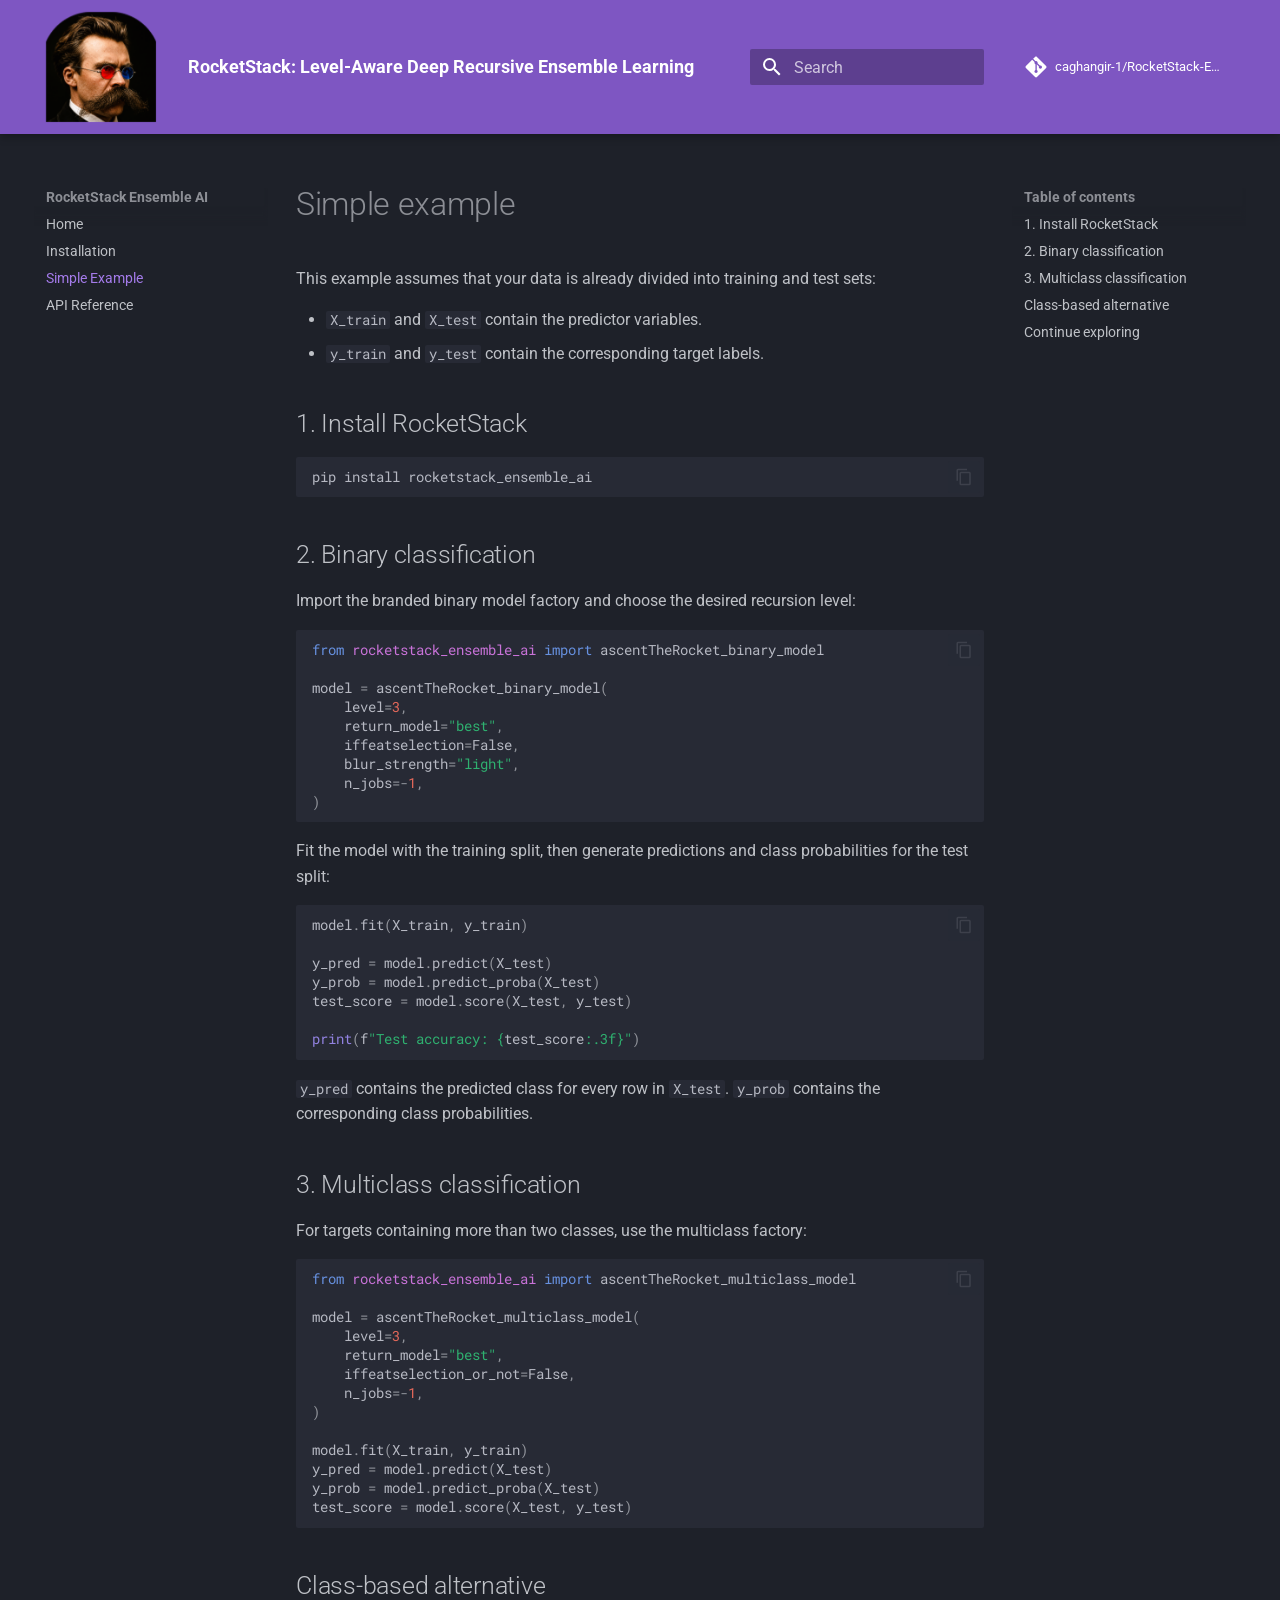
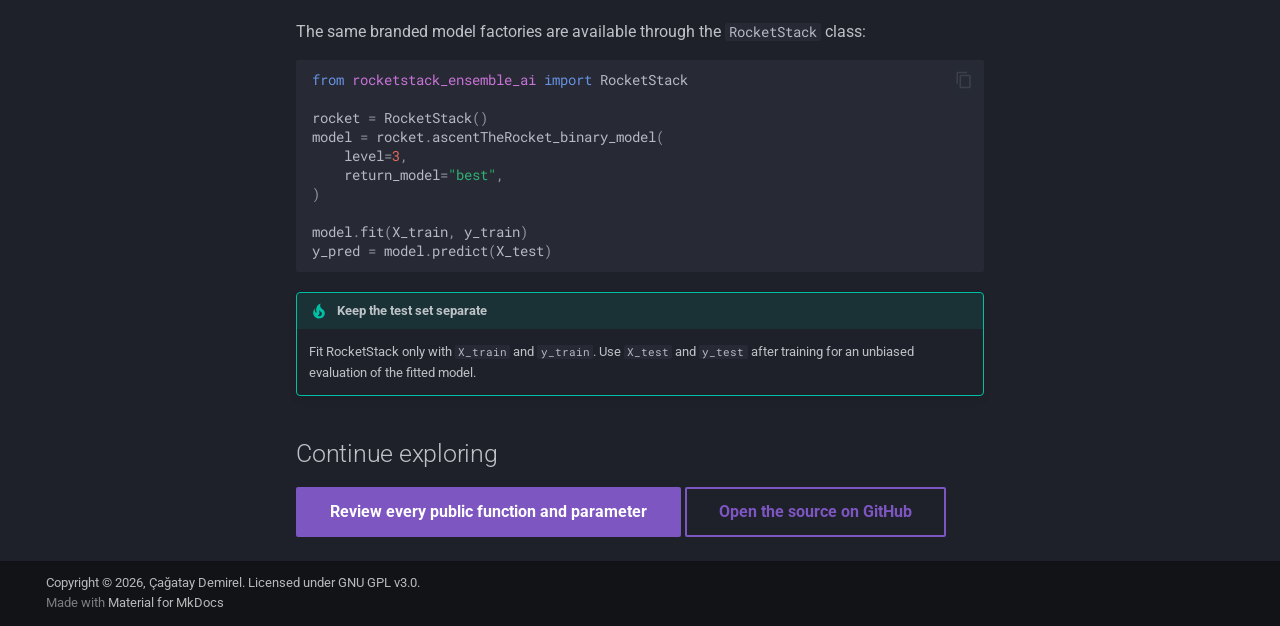
<file: simple-example/index.html>
<!doctype html>
<html lang="en" class="no-js">
  <head>
    
      <meta charset="utf-8">
      <meta name="viewport" content="width=device-width,initial-scale=1">
      
        <meta name="description" content="Official documentation for the RocketStack level-aware deep recursive ensemble learning architecture.">
      
      
      
        <link rel="canonical" href="https://caghangir-1.github.io/RocketStack-Ensemble-Architecture-ai/simple-example/">
      
      
        <link rel="prev" href="../installation/">
      
      
        <link rel="next" href="../api/">
      
      
        
      
      
      <link rel="icon" href="../assets/images/favicon.png">
      <meta name="generator" content="mkdocs-1.6.1, mkdocs-material-9.7.6">
    
    
      
        <title>Simple Example - RocketStack: Level-Aware Deep Recursive Ensemble Learning</title>
      
    
    
      <link rel="stylesheet" href="../assets/stylesheets/main.484c7ddc.min.css">
      
        
        <link rel="stylesheet" href="../assets/stylesheets/palette.ab4e12ef.min.css">
      
      


    
    
      
    
    
      
        
        
        <link rel="preconnect" href="https://fonts.gstatic.com" crossorigin>
        <link rel="stylesheet" href="https://fonts.googleapis.com/css?family=Roboto:300,300i,400,400i,700,700i%7CRoboto+Mono:400,400i,700,700i&display=fallback">
        <style>:root{--md-text-font:"Roboto";--md-code-font:"Roboto Mono"}</style>
      
    
    
      <link rel="stylesheet" href="../assets/_mkdocstrings.css">
    
      <link rel="stylesheet" href="../stylesheets/extra.css">
    
    <script>__md_scope=new URL("..",location),__md_hash=e=>[...e].reduce(((e,_)=>(e<<5)-e+_.charCodeAt(0)),0),__md_get=(e,_=localStorage,t=__md_scope)=>JSON.parse(_.getItem(t.pathname+"."+e)),__md_set=(e,_,t=localStorage,a=__md_scope)=>{try{t.setItem(a.pathname+"."+e,JSON.stringify(_))}catch(e){}}</script>
    
      

    
    
  
  <meta property="og:type" content="website">
  <meta property="og:site_name" content="RocketStack">
  <meta property="og:title" content="RocketStack: Level-aware Deep Recursive Ensemble Learning">
  <meta property="og:description" content="Official documentation and Python API for the RocketStack ensemble-learning architecture.">
  <meta property="og:url" content="https://caghangir-1.github.io/RocketStack-Ensemble-Architecture-ai/">
  <meta property="og:image" content="https://caghangir-1.github.io/RocketStack-Ensemble-Architecture-ai/assets/images/rocketstack-social.png">
  <meta property="og:image:alt" content="RocketStack level-aware deep recursive ensemble learning">
  <meta name="twitter:card" content="summary_large_image">
  <meta name="twitter:title" content="RocketStack: Level-aware Deep Recursive Ensemble Learning">
  <meta name="twitter:description" content="Official documentation and Python API for the RocketStack ensemble-learning architecture.">
  <meta name="twitter:image" content="https://caghangir-1.github.io/RocketStack-Ensemble-Architecture-ai/assets/images/rocketstack-social.png">

  </head>
  
  
    
    
    
    
    
    <body dir="ltr" data-md-color-scheme="slate" data-md-color-primary="deep-purple" data-md-color-accent="deep-purple">
  
    
    <input class="md-toggle" data-md-toggle="drawer" type="checkbox" id="__drawer" autocomplete="off">
    <input class="md-toggle" data-md-toggle="search" type="checkbox" id="__search" autocomplete="off">
    <label class="md-overlay" for="__drawer"></label>
    <div data-md-component="skip">
      
        
        <a href="#simple-example" class="md-skip">
          Skip to content
        </a>
      
    </div>
    <div data-md-component="announce">
      
    </div>
    
    
      

  

<header class="md-header md-header--shadow" data-md-component="header">
  <nav class="md-header__inner md-grid" aria-label="Header">
    <a href=".." title="RocketStack: Level-Aware Deep Recursive Ensemble Learning" class="md-header__button md-logo" aria-label="RocketStack: Level-Aware Deep Recursive Ensemble Learning" data-md-component="logo">
      
    <img
  src="../assets/images/nietzche.png"
  alt="RocketStack logo"
  style="height: 5.5rem; width: 5.5rem; object-fit: cover;"
  >

    </a>
    <label class="md-header__button md-icon" for="__drawer">
      
      <svg xmlns="http://www.w3.org/2000/svg" viewBox="0 0 24 24"><path d="M3 6h18v2H3zm0 5h18v2H3zm0 5h18v2H3z"/></svg>
    </label>
    <div class="md-header__title" data-md-component="header-title">
      <div class="md-header__ellipsis">
        <div class="md-header__topic">
          <span class="md-ellipsis">
            RocketStack: Level-Aware Deep Recursive Ensemble Learning
          </span>
        </div>
        <div class="md-header__topic" data-md-component="header-topic">
          <span class="md-ellipsis">
            
              Simple Example
            
          </span>
        </div>
      </div>
    </div>
    
      
    
    
    
    
      
      
        <label class="md-header__button md-icon" for="__search">
          
          <svg xmlns="http://www.w3.org/2000/svg" viewBox="0 0 24 24"><path d="M9.5 3A6.5 6.5 0 0 1 16 9.5c0 1.61-.59 3.09-1.56 4.23l.27.27h.79l5 5-1.5 1.5-5-5v-.79l-.27-.27A6.52 6.52 0 0 1 9.5 16 6.5 6.5 0 0 1 3 9.5 6.5 6.5 0 0 1 9.5 3m0 2C7 5 5 7 5 9.5S7 14 9.5 14 14 12 14 9.5 12 5 9.5 5"/></svg>
        </label>
        <div class="md-search" data-md-component="search" role="dialog">
  <label class="md-search__overlay" for="__search"></label>
  <div class="md-search__inner" role="search">
    <form class="md-search__form" name="search">
      <input type="text" class="md-search__input" name="query" aria-label="Search" placeholder="Search" autocapitalize="off" autocorrect="off" autocomplete="off" spellcheck="false" data-md-component="search-query" required>
      <label class="md-search__icon md-icon" for="__search">
        
        <svg xmlns="http://www.w3.org/2000/svg" viewBox="0 0 24 24"><path d="M9.5 3A6.5 6.5 0 0 1 16 9.5c0 1.61-.59 3.09-1.56 4.23l.27.27h.79l5 5-1.5 1.5-5-5v-.79l-.27-.27A6.52 6.52 0 0 1 9.5 16 6.5 6.5 0 0 1 3 9.5 6.5 6.5 0 0 1 9.5 3m0 2C7 5 5 7 5 9.5S7 14 9.5 14 14 12 14 9.5 12 5 9.5 5"/></svg>
        
        <svg xmlns="http://www.w3.org/2000/svg" viewBox="0 0 24 24"><path d="M20 11v2H8l5.5 5.5-1.42 1.42L4.16 12l7.92-7.92L13.5 5.5 8 11z"/></svg>
      </label>
      <nav class="md-search__options" aria-label="Search">
        
        <button type="reset" class="md-search__icon md-icon" title="Clear" aria-label="Clear" tabindex="-1">
          
          <svg xmlns="http://www.w3.org/2000/svg" viewBox="0 0 24 24"><path d="M19 6.41 17.59 5 12 10.59 6.41 5 5 6.41 10.59 12 5 17.59 6.41 19 12 13.41 17.59 19 19 17.59 13.41 12z"/></svg>
        </button>
      </nav>
      
        <div class="md-search__suggest" data-md-component="search-suggest"></div>
      
    </form>
    <div class="md-search__output">
      <div class="md-search__scrollwrap" tabindex="0" data-md-scrollfix>
        <div class="md-search-result" data-md-component="search-result">
          <div class="md-search-result__meta">
            Initializing search
          </div>
          <ol class="md-search-result__list" role="presentation"></ol>
        </div>
      </div>
    </div>
  </div>
</div>
      
    
    
      <div class="md-header__source">
        <a href="https://github.com/caghangir-1/RocketStack-Ensemble-Architecture-ai" title="Go to repository" class="md-source" data-md-component="source">
  <div class="md-source__icon md-icon">
    
    <svg xmlns="http://www.w3.org/2000/svg" viewBox="0 0 448 512"><!--! Font Awesome Free 7.1.0 by @fontawesome - https://fontawesome.com License - https://fontawesome.com/license/free (Icons: CC BY 4.0, Fonts: SIL OFL 1.1, Code: MIT License) Copyright 2025 Fonticons, Inc.--><path d="M439.6 236.1 244 40.5c-5.4-5.5-12.8-8.5-20.4-8.5s-15 3-20.4 8.4L162.5 81l51.5 51.5c27.1-9.1 52.7 16.8 43.4 43.7l49.7 49.7c34.2-11.8 61.2 31 35.5 56.7-26.5 26.5-70.2-2.9-56-37.3L240.3 199v121.9c25.3 12.5 22.3 41.8 9.1 55-6.4 6.4-15.2 10.1-24.3 10.1s-17.8-3.6-24.3-10.1c-17.6-17.6-11.1-46.9 11.2-56v-123c-20.8-8.5-24.6-30.7-18.6-45L142.6 101 8.5 235.1C3 240.6 0 247.9 0 255.5s3 15 8.5 20.4l195.6 195.7c5.4 5.4 12.7 8.4 20.4 8.4s15-3 20.4-8.4l194.7-194.7c5.4-5.4 8.4-12.8 8.4-20.4s-3-15-8.4-20.4"/></svg>
  </div>
  <div class="md-source__repository">
    caghangir-1/RocketStack-Ensemble-Architecture-ai
  </div>
</a>
      </div>
    
  </nav>
  
</header>
    
    <div class="md-container" data-md-component="container">
      
      
        
          
        
      
      <main class="md-main" data-md-component="main">
        <div class="md-main__inner md-grid">
          
            
              
              <div class="md-sidebar md-sidebar--primary" data-md-component="sidebar" data-md-type="navigation" >
                <div class="md-sidebar__scrollwrap">
                  <div class="md-sidebar__inner">
                    



<nav class="md-nav md-nav--primary" aria-label="Navigation" data-md-level="0">
  <label class="md-nav__title" for="__drawer">
    <a href=".." title="RocketStack: Level-Aware Deep Recursive Ensemble Learning" class="md-nav__button md-logo" aria-label="RocketStack: Level-Aware Deep Recursive Ensemble Learning" data-md-component="logo">
      
    <img
  src="../assets/images/nietzche.png"
  alt="RocketStack logo"
  style="height: 5.5rem; width: 5.5rem; object-fit: cover;"
  >

    </a>
    RocketStack Ensemble AI
  </label>
  
    <div class="md-nav__source">
      <a href="https://github.com/caghangir-1/RocketStack-Ensemble-Architecture-ai" title="Go to repository" class="md-source" data-md-component="source">
  <div class="md-source__icon md-icon">
    
    <svg xmlns="http://www.w3.org/2000/svg" viewBox="0 0 448 512"><!--! Font Awesome Free 7.1.0 by @fontawesome - https://fontawesome.com License - https://fontawesome.com/license/free (Icons: CC BY 4.0, Fonts: SIL OFL 1.1, Code: MIT License) Copyright 2025 Fonticons, Inc.--><path d="M439.6 236.1 244 40.5c-5.4-5.5-12.8-8.5-20.4-8.5s-15 3-20.4 8.4L162.5 81l51.5 51.5c27.1-9.1 52.7 16.8 43.4 43.7l49.7 49.7c34.2-11.8 61.2 31 35.5 56.7-26.5 26.5-70.2-2.9-56-37.3L240.3 199v121.9c25.3 12.5 22.3 41.8 9.1 55-6.4 6.4-15.2 10.1-24.3 10.1s-17.8-3.6-24.3-10.1c-17.6-17.6-11.1-46.9 11.2-56v-123c-20.8-8.5-24.6-30.7-18.6-45L142.6 101 8.5 235.1C3 240.6 0 247.9 0 255.5s3 15 8.5 20.4l195.6 195.7c5.4 5.4 12.7 8.4 20.4 8.4s15-3 20.4-8.4l194.7-194.7c5.4-5.4 8.4-12.8 8.4-20.4s-3-15-8.4-20.4"/></svg>
  </div>
  <div class="md-source__repository">
    caghangir-1/RocketStack-Ensemble-Architecture-ai
  </div>
</a>
    </div>
  
  <ul class="md-nav__list" data-md-scrollfix>
    
      
      
  
  
  
  
    <li class="md-nav__item">
      <a href=".." class="md-nav__link">
        
  
  
  <span class="md-ellipsis">
    
  
    Home
  

    
  </span>
  
  

      </a>
    </li>
  

    
      
      
  
  
  
  
    <li class="md-nav__item">
      <a href="../installation/" class="md-nav__link">
        
  
  
  <span class="md-ellipsis">
    
  
    Installation
  

    
  </span>
  
  

      </a>
    </li>
  

    
      
      
  
  
    
  
  
  
    <li class="md-nav__item md-nav__item--active">
      
      <input class="md-nav__toggle md-toggle" type="checkbox" id="__toc">
      
      
        
      
      
        <label class="md-nav__link md-nav__link--active" for="__toc">
          
  
  
  <span class="md-ellipsis">
    
  
    Simple Example
  

    
  </span>
  
  

          <span class="md-nav__icon md-icon"></span>
        </label>
      
      <a href="./" class="md-nav__link md-nav__link--active">
        
  
  
  <span class="md-ellipsis">
    
  
    Simple Example
  

    
  </span>
  
  

      </a>
      
        

<nav class="md-nav md-nav--secondary" aria-label="Table of contents">
  
  
  
    
  
  
    <label class="md-nav__title" for="__toc">
      <span class="md-nav__icon md-icon"></span>
      Table of contents
    </label>
    <ul class="md-nav__list" data-md-component="toc" data-md-scrollfix>
      
        <li class="md-nav__item">
  <a href="#1-install-rocketstack" class="md-nav__link">
    <span class="md-ellipsis">
      
        1. Install RocketStack
      
    </span>
  </a>
  
</li>
      
        <li class="md-nav__item">
  <a href="#2-binary-classification" class="md-nav__link">
    <span class="md-ellipsis">
      
        2. Binary classification
      
    </span>
  </a>
  
</li>
      
        <li class="md-nav__item">
  <a href="#3-multiclass-classification" class="md-nav__link">
    <span class="md-ellipsis">
      
        3. Multiclass classification
      
    </span>
  </a>
  
</li>
      
        <li class="md-nav__item">
  <a href="#class-based-alternative" class="md-nav__link">
    <span class="md-ellipsis">
      
        Class-based alternative
      
    </span>
  </a>
  
</li>
      
        <li class="md-nav__item">
  <a href="#continue-exploring" class="md-nav__link">
    <span class="md-ellipsis">
      
        Continue exploring
      
    </span>
  </a>
  
</li>
      
    </ul>
  
</nav>
      
    </li>
  

    
      
      
  
  
  
  
    <li class="md-nav__item">
      <a href="../api/" class="md-nav__link">
        
  
  
  <span class="md-ellipsis">
    
  
    API Reference
  

    
  </span>
  
  

      </a>
    </li>
  

    
  </ul>
</nav>
                  </div>
                </div>
              </div>
            
            
              
              <div class="md-sidebar md-sidebar--secondary" data-md-component="sidebar" data-md-type="toc" >
                <div class="md-sidebar__scrollwrap">
                  <div class="md-sidebar__inner">
                    

<nav class="md-nav md-nav--secondary" aria-label="Table of contents">
  
  
  
    
  
  
    <label class="md-nav__title" for="__toc">
      <span class="md-nav__icon md-icon"></span>
      Table of contents
    </label>
    <ul class="md-nav__list" data-md-component="toc" data-md-scrollfix>
      
        <li class="md-nav__item">
  <a href="#1-install-rocketstack" class="md-nav__link">
    <span class="md-ellipsis">
      
        1. Install RocketStack
      
    </span>
  </a>
  
</li>
      
        <li class="md-nav__item">
  <a href="#2-binary-classification" class="md-nav__link">
    <span class="md-ellipsis">
      
        2. Binary classification
      
    </span>
  </a>
  
</li>
      
        <li class="md-nav__item">
  <a href="#3-multiclass-classification" class="md-nav__link">
    <span class="md-ellipsis">
      
        3. Multiclass classification
      
    </span>
  </a>
  
</li>
      
        <li class="md-nav__item">
  <a href="#class-based-alternative" class="md-nav__link">
    <span class="md-ellipsis">
      
        Class-based alternative
      
    </span>
  </a>
  
</li>
      
        <li class="md-nav__item">
  <a href="#continue-exploring" class="md-nav__link">
    <span class="md-ellipsis">
      
        Continue exploring
      
    </span>
  </a>
  
</li>
      
    </ul>
  
</nav>
                  </div>
                </div>
              </div>
            
          
          
            <div class="md-content" data-md-component="content">
              
              <article class="md-content__inner md-typeset">
                
                  


  
  


<h1 id="simple-example">Simple example</h1>
<p>This example assumes that your data is already divided into training and test
sets:</p>
<ul>
<li><code>X_train</code> and <code>X_test</code> contain the predictor variables.</li>
<li><code>y_train</code> and <code>y_test</code> contain the corresponding target labels.</li>
</ul>

<h2 id="1-install-rocketstack">1. Install RocketStack</h2>
<div class="highlight"><pre><span></span><code><a id="__codelineno-0-1" name="__codelineno-0-1" href="#__codelineno-0-1"></a>pip<span class="w"> </span>install<span class="w"> </span>rocketstack_ensemble_ai
</code></pre></div>
<h2 id="2-binary-classification">2. Binary classification</h2>
<p>Import the branded binary model factory and choose the desired recursion level:</p>
<div class="highlight"><pre><span></span><code><a id="__codelineno-1-1" name="__codelineno-1-1" href="#__codelineno-1-1"></a><span class="kn">from</span><span class="w"> </span><span class="nn">rocketstack_ensemble_ai</span><span class="w"> </span><span class="kn">import</span> <span class="n">ascentTheRocket_binary_model</span>
<a id="__codelineno-1-2" name="__codelineno-1-2" href="#__codelineno-1-2"></a>
<a id="__codelineno-1-3" name="__codelineno-1-3" href="#__codelineno-1-3"></a><span class="n">model</span> <span class="o">=</span> <span class="n">ascentTheRocket_binary_model</span><span class="p">(</span>
<a id="__codelineno-1-4" name="__codelineno-1-4" href="#__codelineno-1-4"></a>    <span class="n">level</span><span class="o">=</span><span class="mi">3</span><span class="p">,</span>
<a id="__codelineno-1-5" name="__codelineno-1-5" href="#__codelineno-1-5"></a>    <span class="n">return_model</span><span class="o">=</span><span class="s2">"best"</span><span class="p">,</span>
<a id="__codelineno-1-6" name="__codelineno-1-6" href="#__codelineno-1-6"></a>    <span class="n">iffeatselection</span><span class="o">=</span><span class="kc">False</span><span class="p">,</span>
<a id="__codelineno-1-7" name="__codelineno-1-7" href="#__codelineno-1-7"></a>    <span class="n">blur_strength</span><span class="o">=</span><span class="s2">"light"</span><span class="p">,</span>
<a id="__codelineno-1-8" name="__codelineno-1-8" href="#__codelineno-1-8"></a>    <span class="n">n_jobs</span><span class="o">=-</span><span class="mi">1</span><span class="p">,</span>
<a id="__codelineno-1-9" name="__codelineno-1-9" href="#__codelineno-1-9"></a><span class="p">)</span>
</code></pre></div>
<p>Fit the model with the training split, then generate predictions and class
probabilities for the test split:</p>
<div class="highlight"><pre><span></span><code><a id="__codelineno-2-1" name="__codelineno-2-1" href="#__codelineno-2-1"></a><span class="n">model</span><span class="o">.</span><span class="n">fit</span><span class="p">(</span><span class="n">X_train</span><span class="p">,</span> <span class="n">y_train</span><span class="p">)</span>
<a id="__codelineno-2-2" name="__codelineno-2-2" href="#__codelineno-2-2"></a>
<a id="__codelineno-2-3" name="__codelineno-2-3" href="#__codelineno-2-3"></a><span class="n">y_pred</span> <span class="o">=</span> <span class="n">model</span><span class="o">.</span><span class="n">predict</span><span class="p">(</span><span class="n">X_test</span><span class="p">)</span>
<a id="__codelineno-2-4" name="__codelineno-2-4" href="#__codelineno-2-4"></a><span class="n">y_prob</span> <span class="o">=</span> <span class="n">model</span><span class="o">.</span><span class="n">predict_proba</span><span class="p">(</span><span class="n">X_test</span><span class="p">)</span>
<a id="__codelineno-2-5" name="__codelineno-2-5" href="#__codelineno-2-5"></a><span class="n">test_score</span> <span class="o">=</span> <span class="n">model</span><span class="o">.</span><span class="n">score</span><span class="p">(</span><span class="n">X_test</span><span class="p">,</span> <span class="n">y_test</span><span class="p">)</span>
<a id="__codelineno-2-6" name="__codelineno-2-6" href="#__codelineno-2-6"></a>
<a id="__codelineno-2-7" name="__codelineno-2-7" href="#__codelineno-2-7"></a><span class="nb">print</span><span class="p">(</span><span class="sa">f</span><span class="s2">"Test accuracy: </span><span class="si">{</span><span class="n">test_score</span><span class="si">:</span><span class="s2">.3f</span><span class="si">}</span><span class="s2">"</span><span class="p">)</span>
</code></pre></div>
<p><code>y_pred</code> contains the predicted class for every row in <code>X_test</code>. <code>y_prob</code>
contains the corresponding class probabilities.</p>
<h2 id="3-multiclass-classification">3. Multiclass classification</h2>
<p>For targets containing more than two classes, use the multiclass factory:</p>
<div class="highlight"><pre><span></span><code><a id="__codelineno-3-1" name="__codelineno-3-1" href="#__codelineno-3-1"></a><span class="kn">from</span><span class="w"> </span><span class="nn">rocketstack_ensemble_ai</span><span class="w"> </span><span class="kn">import</span> <span class="n">ascentTheRocket_multiclass_model</span>
<a id="__codelineno-3-2" name="__codelineno-3-2" href="#__codelineno-3-2"></a>
<a id="__codelineno-3-3" name="__codelineno-3-3" href="#__codelineno-3-3"></a><span class="n">model</span> <span class="o">=</span> <span class="n">ascentTheRocket_multiclass_model</span><span class="p">(</span>
<a id="__codelineno-3-4" name="__codelineno-3-4" href="#__codelineno-3-4"></a>    <span class="n">level</span><span class="o">=</span><span class="mi">3</span><span class="p">,</span>
<a id="__codelineno-3-5" name="__codelineno-3-5" href="#__codelineno-3-5"></a>    <span class="n">return_model</span><span class="o">=</span><span class="s2">"best"</span><span class="p">,</span>
<a id="__codelineno-3-6" name="__codelineno-3-6" href="#__codelineno-3-6"></a>    <span class="n">iffeatselection_or_not</span><span class="o">=</span><span class="kc">False</span><span class="p">,</span>
<a id="__codelineno-3-7" name="__codelineno-3-7" href="#__codelineno-3-7"></a>    <span class="n">n_jobs</span><span class="o">=-</span><span class="mi">1</span><span class="p">,</span>
<a id="__codelineno-3-8" name="__codelineno-3-8" href="#__codelineno-3-8"></a><span class="p">)</span>
<a id="__codelineno-3-9" name="__codelineno-3-9" href="#__codelineno-3-9"></a>
<a id="__codelineno-3-10" name="__codelineno-3-10" href="#__codelineno-3-10"></a><span class="n">model</span><span class="o">.</span><span class="n">fit</span><span class="p">(</span><span class="n">X_train</span><span class="p">,</span> <span class="n">y_train</span><span class="p">)</span>
<a id="__codelineno-3-11" name="__codelineno-3-11" href="#__codelineno-3-11"></a><span class="n">y_pred</span> <span class="o">=</span> <span class="n">model</span><span class="o">.</span><span class="n">predict</span><span class="p">(</span><span class="n">X_test</span><span class="p">)</span>
<a id="__codelineno-3-12" name="__codelineno-3-12" href="#__codelineno-3-12"></a><span class="n">y_prob</span> <span class="o">=</span> <span class="n">model</span><span class="o">.</span><span class="n">predict_proba</span><span class="p">(</span><span class="n">X_test</span><span class="p">)</span>
<a id="__codelineno-3-13" name="__codelineno-3-13" href="#__codelineno-3-13"></a><span class="n">test_score</span> <span class="o">=</span> <span class="n">model</span><span class="o">.</span><span class="n">score</span><span class="p">(</span><span class="n">X_test</span><span class="p">,</span> <span class="n">y_test</span><span class="p">)</span>
</code></pre></div>
<h2 id="class-based-alternative">Class-based alternative</h2>
<p>The same branded model factories are available through the <code>RocketStack</code>
class:</p>
<div class="highlight"><pre><span></span><code><a id="__codelineno-4-1" name="__codelineno-4-1" href="#__codelineno-4-1"></a><span class="kn">from</span><span class="w"> </span><span class="nn">rocketstack_ensemble_ai</span><span class="w"> </span><span class="kn">import</span> <span class="n">RocketStack</span>
<a id="__codelineno-4-2" name="__codelineno-4-2" href="#__codelineno-4-2"></a>
<a id="__codelineno-4-3" name="__codelineno-4-3" href="#__codelineno-4-3"></a><span class="n">rocket</span> <span class="o">=</span> <span class="n">RocketStack</span><span class="p">()</span>
<a id="__codelineno-4-4" name="__codelineno-4-4" href="#__codelineno-4-4"></a><span class="n">model</span> <span class="o">=</span> <span class="n">rocket</span><span class="o">.</span><span class="n">ascentTheRocket_binary_model</span><span class="p">(</span>
<a id="__codelineno-4-5" name="__codelineno-4-5" href="#__codelineno-4-5"></a>    <span class="n">level</span><span class="o">=</span><span class="mi">3</span><span class="p">,</span>
<a id="__codelineno-4-6" name="__codelineno-4-6" href="#__codelineno-4-6"></a>    <span class="n">return_model</span><span class="o">=</span><span class="s2">"best"</span><span class="p">,</span>
<a id="__codelineno-4-7" name="__codelineno-4-7" href="#__codelineno-4-7"></a><span class="p">)</span>
<a id="__codelineno-4-8" name="__codelineno-4-8" href="#__codelineno-4-8"></a>
<a id="__codelineno-4-9" name="__codelineno-4-9" href="#__codelineno-4-9"></a><span class="n">model</span><span class="o">.</span><span class="n">fit</span><span class="p">(</span><span class="n">X_train</span><span class="p">,</span> <span class="n">y_train</span><span class="p">)</span>
<a id="__codelineno-4-10" name="__codelineno-4-10" href="#__codelineno-4-10"></a><span class="n">y_pred</span> <span class="o">=</span> <span class="n">model</span><span class="o">.</span><span class="n">predict</span><span class="p">(</span><span class="n">X_test</span><span class="p">)</span>
</code></pre></div>
<div class="admonition tip">
<p class="admonition-title">Keep the test set separate</p>
<p>Fit RocketStack only with <code>X_train</code> and <code>y_train</code>. Use <code>X_test</code> and <code>y_test</code>
after training for an unbiased evaluation of the fitted model.</p>
</div>
<h2 id="continue-exploring">Continue exploring</h2>
<p><a class="md-button md-button--primary" href="../api/">Review every public function and parameter</a>
<a class="md-button" href="https://github.com/caghangir-1/RocketStack-Ensemble-Architecture-ai" target="_blank">Open the source on GitHub</a></p>












                
              </article>
            </div>
          
          
<script>var target=document.getElementById(location.hash.slice(1));target&&target.name&&(target.checked=target.name.startsWith("__tabbed_"))</script>
        </div>
        
          <button type="button" class="md-top md-icon" data-md-component="top" hidden>
  
  <svg xmlns="http://www.w3.org/2000/svg" viewBox="0 0 24 24"><path d="M13 20h-2V8l-5.5 5.5-1.42-1.42L12 4.16l7.92 7.92-1.42 1.42L13 8z"/></svg>
  Back to top
</button>
        
      </main>
      
        <footer class="md-footer">
  
  <div class="md-footer-meta md-typeset">
    <div class="md-footer-meta__inner md-grid">
      <div class="md-copyright">
  
    <div class="md-copyright__highlight">
      Copyright &copy; 2026, Çağatay Demirel. Licensed under GNU GPL v3.0.
    </div>
  
  
    Made with
    <a href="https://squidfunk.github.io/mkdocs-material/" target="_blank" rel="noopener">
      Material for MkDocs
    </a>
  
</div>
      
    </div>
  </div>
</footer>
      
    </div>
    <div class="md-dialog" data-md-component="dialog">
      <div class="md-dialog__inner md-typeset"></div>
    </div>
    
    
    
      
      
      <script id="__config" type="application/json">{"annotate": null, "base": "..", "features": ["content.code.copy", "navigation.sections", "navigation.top", "search.highlight", "search.suggest"], "search": "../assets/javascripts/workers/search.2c215733.min.js", "tags": null, "translations": {"clipboard.copied": "Copied to clipboard", "clipboard.copy": "Copy to clipboard", "search.result.more.one": "1 more on this page", "search.result.more.other": "# more on this page", "search.result.none": "No matching documents", "search.result.one": "1 matching document", "search.result.other": "# matching documents", "search.result.placeholder": "Type to start searching", "search.result.term.missing": "Missing", "select.version": "Select version"}, "version": null}</script>
    
    
      <script src="../assets/javascripts/bundle.79ae519e.min.js"></script>
      
    
  </body>
</html>
</file>
<file: assets/_mkdocstrings.css>
/* Avoid breaking parameter names, etc. in table cells. */
.doc-contents td code {
  word-break: normal !important;
}

/* No line break before first paragraph of descriptions. */
.doc-md-description,
.doc-md-description>p:first-child {
  display: inline;
}

/* No text transformation from Material for MkDocs for H5 headings. */
.md-typeset h5 .doc-object-name {
  text-transform: none;
}

/* Max width for docstring sections tables. */
.doc .md-typeset__table,
.doc .md-typeset__table table {
  display: table !important;
  width: 100%;
}

.doc .md-typeset__table tr {
  display: table-row;
}

/* Defaults in Spacy table style. */
.doc-param-default,
.doc-type_param-default {
  float: right;
}

/* Parameter headings must be inline, not blocks. */
.doc-heading-parameter,
.doc-heading-type_parameter {
  display: inline;
}

/* Default font size for parameter headings. */
.md-typeset .doc-heading-parameter {
  font-size: inherit;
}

/* Prefer space on the right, not the left of parameter permalinks. */
.doc-heading-parameter .headerlink,
.doc-heading-type_parameter .headerlink {
  margin-left: 0 !important;
  margin-right: 0.2rem;
}

/* Backward-compatibility: docstring section titles in bold. */
.doc-section-title {
  font-weight: bold;
}

/* Backlinks crumb separator. */
.doc-backlink-crumb {
  display: inline-flex;
  gap: .2rem;
  white-space: nowrap;
  align-items: center;
  vertical-align: middle;
}
.doc-backlink-crumb:not(:first-child)::before {
  background-color: var(--md-default-fg-color--lighter);
  content: "";
  display: inline;
  height: 1rem;
  --md-path-icon: url('data:image/svg+xml;charset=utf-8,<svg xmlns="http://www.w3.org/2000/svg" viewBox="0 0 24 24"><path d="M8.59 16.58 13.17 12 8.59 7.41 10 6l6 6-6 6z"/></svg>');
  -webkit-mask-image: var(--md-path-icon);
  mask-image: var(--md-path-icon);
  width: 1rem;
}
.doc-backlink-crumb.last {
  font-weight: bold;
}

/* Symbols in Navigation and ToC. */
:root, :host,
[data-md-color-scheme="default"] {
  --doc-symbol-parameter-fg-color: #df50af;
  --doc-symbol-type_parameter-fg-color: #df50af;
  --doc-symbol-attribute-fg-color: #953800;
  --doc-symbol-function-fg-color: #8250df;
  --doc-symbol-method-fg-color: #8250df;
  --doc-symbol-class-fg-color: #0550ae;
  --doc-symbol-type_alias-fg-color: #0550ae;
  --doc-symbol-module-fg-color: #5cad0f;

  --doc-symbol-parameter-bg-color: #df50af1a;
  --doc-symbol-type_parameter-bg-color: #df50af1a;
  --doc-symbol-attribute-bg-color: #9538001a;
  --doc-symbol-function-bg-color: #8250df1a;
  --doc-symbol-method-bg-color: #8250df1a;
  --doc-symbol-class-bg-color: #0550ae1a;
  --doc-symbol-type_alias-bg-color: #0550ae1a;
  --doc-symbol-module-bg-color: #5cad0f1a;
}

[data-md-color-scheme="slate"] {
  --doc-symbol-parameter-fg-color: #ffa8cc;
  --doc-symbol-type_parameter-fg-color: #ffa8cc;
  --doc-symbol-attribute-fg-color: #ffa657;
  --doc-symbol-function-fg-color: #d2a8ff;
  --doc-symbol-method-fg-color: #d2a8ff;
  --doc-symbol-class-fg-color: #79c0ff;
  --doc-symbol-type_alias-fg-color: #79c0ff;
  --doc-symbol-module-fg-color: #baff79;

  --doc-symbol-parameter-bg-color: #ffa8cc1a;
  --doc-symbol-type_parameter-bg-color: #ffa8cc1a;
  --doc-symbol-attribute-bg-color: #ffa6571a;
  --doc-symbol-function-bg-color: #d2a8ff1a;
  --doc-symbol-method-bg-color: #d2a8ff1a;
  --doc-symbol-class-bg-color: #79c0ff1a;
  --doc-symbol-type_alias-bg-color: #79c0ff1a;
  --doc-symbol-module-bg-color: #baff791a;
}

code.doc-symbol {
  border-radius: .1rem;
  font-size: .85em;
  padding: 0 .3em;
  font-weight: bold;
}

code.doc-symbol-parameter,
a code.doc-symbol-parameter {
  color: var(--doc-symbol-parameter-fg-color);
  background-color: var(--doc-symbol-parameter-bg-color);
}

code.doc-symbol-parameter::after {
  content: "param";
}

code.doc-symbol-type_parameter,
a code.doc-symbol-type_parameter {
  color: var(--doc-symbol-type_parameter-fg-color);
  background-color: var(--doc-symbol-type_parameter-bg-color);
}

code.doc-symbol-type_parameter::after {
  content: "type-param";
}

code.doc-symbol-attribute,
a code.doc-symbol-attribute {
  color: var(--doc-symbol-attribute-fg-color);
  background-color: var(--doc-symbol-attribute-bg-color);
}

code.doc-symbol-attribute::after {
  content: "attr";
}

code.doc-symbol-function,
a code.doc-symbol-function {
  color: var(--doc-symbol-function-fg-color);
  background-color: var(--doc-symbol-function-bg-color);
}

code.doc-symbol-function::after {
  content: "func";
}

code.doc-symbol-method,
a code.doc-symbol-method {
  color: var(--doc-symbol-method-fg-color);
  background-color: var(--doc-symbol-method-bg-color);
}

code.doc-symbol-method::after {
  content: "meth";
}

code.doc-symbol-class,
a code.doc-symbol-class {
  color: var(--doc-symbol-class-fg-color);
  background-color: var(--doc-symbol-class-bg-color);
}

code.doc-symbol-class::after {
  content: "class";
}


code.doc-symbol-type_alias,
a code.doc-symbol-type_alias {
  color: var(--doc-symbol-type_alias-fg-color);
  background-color: var(--doc-symbol-type_alias-bg-color);
}

code.doc-symbol-type_alias::after {
  content: "type";
}

code.doc-symbol-module,
a code.doc-symbol-module {
  color: var(--doc-symbol-module-fg-color);
  background-color: var(--doc-symbol-module-bg-color);
}

code.doc-symbol-module::after {
  content: "mod";
}

.doc-signature .autorefs {
  color: inherit;
  border-bottom: 1px dotted currentcolor;
}

/* Source code blocks (admonitions). */
:root {
  --md-admonition-icon--mkdocstrings-source: url('data:image/svg+xml;charset=utf-8,<svg xmlns="http://www.w3.org/2000/svg" viewBox="0 0 24 24"><path d="M15.22 4.97a.75.75 0 0 1 1.06 0l6.5 6.5a.75.75 0 0 1 0 1.06l-6.5 6.5a.749.749 0 0 1-1.275-.326.75.75 0 0 1 .215-.734L21.19 12l-5.97-5.97a.75.75 0 0 1 0-1.06m-6.44 0a.75.75 0 0 1 0 1.06L2.81 12l5.97 5.97a.749.749 0 0 1-.326 1.275.75.75 0 0 1-.734-.215l-6.5-6.5a.75.75 0 0 1 0-1.06l6.5-6.5a.75.75 0 0 1 1.06 0"/></svg>')
}
.md-typeset .admonition.mkdocstrings-source,
.md-typeset details.mkdocstrings-source {
  border: none;
  padding: 0;
}
.md-typeset .admonition.mkdocstrings-source:focus-within,
.md-typeset details.mkdocstrings-source:focus-within {
  box-shadow: none;
}
.md-typeset .mkdocstrings-source > .admonition-title,
.md-typeset .mkdocstrings-source > summary {
  background-color: inherit;
}
.md-typeset .mkdocstrings-source > .admonition-title::before,
.md-typeset .mkdocstrings-source > summary::before {
  background-color: var(--md-default-fg-color);
  -webkit-mask-image: var(--md-admonition-icon--mkdocstrings-source);
          mask-image: var(--md-admonition-icon--mkdocstrings-source);
}
</file>
<file: stylesheets/extra.css>
:root {
  --rs-purple: #7e57c2;
  --rs-purple-light: #b39ddb;
  --rs-cyan: #55d6df;
  --rs-surface: rgba(126, 87, 194, 0.09);
  --rs-border: rgba(179, 157, 219, 0.28);
}

.rs-hero {
  position: relative;
  overflow: hidden;
  margin: 0 0 2.4rem;
  padding: clamp(1.5rem, 4vw, 3.2rem);
  border: 1px solid var(--rs-border);
  border-radius: 1rem;
  background:
    radial-gradient(circle at 88% 18%, rgba(85, 214, 223, 0.18), transparent 26%),
    linear-gradient(135deg, rgba(126, 87, 194, 0.24), rgba(20, 21, 34, 0.72));
  box-shadow: 0 1.2rem 3rem rgba(0, 0, 0, 0.2);
}

.rs-hero h1 {
  margin: 0.15rem 0 0;
  font-size: clamp(2.5rem, 7vw, 4.8rem);
  line-height: 0.98;
  letter-spacing: -0.045em;
}

.rs-hero h2 {
  max-width: 44rem;
  margin: 0.75rem 0 1rem;
  border: 0;
  font-size: clamp(1.15rem, 2.5vw, 1.7rem);
  font-weight: 400;
  color: var(--rs-purple-light);
}

.rs-hero > p:not(.rs-kicker) {
  max-width: 48rem;
  font-size: 1.05rem;
}

.rs-kicker {
  margin: 0 0 0.8rem;
  color: var(--rs-cyan);
  font-size: 0.72rem;
  font-weight: 700;
  letter-spacing: 0.12em;
  text-transform: uppercase;
}

.rs-actions {
  display: flex;
  flex-wrap: wrap;
  gap: 0.45rem;
  margin: 1.25rem 0 1.5rem;
}

.rs-actions .md-button {
  margin: 0;
}

.rs-install {
  display: grid;
  gap: 0.35rem;
  max-width: 39rem;
  padding: 0.85rem 1rem;
  border: 1px solid rgba(85, 214, 223, 0.25);
  border-radius: 0.55rem;
  background: rgba(9, 11, 19, 0.56);
}

.rs-install > span {
  color: var(--rs-cyan);
  font-size: 0.68rem;
  font-weight: 700;
  letter-spacing: 0.09em;
  text-transform: uppercase;
}

.rs-install pre {
  margin: 0;
}

.rs-link-grid {
  display: grid;
  grid-template-columns: repeat(3, minmax(0, 1fr));
  gap: 0.8rem;
  margin: 1.2rem 0 2rem;
}

.rs-card {
  padding: 1.1rem;
  border: 1px solid var(--rs-border);
  border-radius: 0.65rem;
  background: var(--rs-surface);
}

.rs-card h3 {
  margin-top: 0;
}

.rs-card p:last-child {
  margin-bottom: 0;
}

@media screen and (max-width: 44.984375em) {
  .rs-link-grid {
    grid-template-columns: 1fr;
  }

  .rs-hero {
    border-radius: 0.7rem;
  }
}
</file>
<file: assets/stylesheets/main.484c7ddc.min.css>
@charset "UTF-8";html{-webkit-text-size-adjust:none;-moz-text-size-adjust:none;text-size-adjust:none;box-sizing:border-box}*,:after,:before{box-sizing:inherit}@media (prefers-reduced-motion){*,:after,:before{transition:none!important}}body{margin:0}a,button,input,label{-webkit-tap-highlight-color:transparent}a{color:inherit;text-decoration:none}hr{border:0;box-sizing:initial;display:block;height:.05rem;overflow:visible;padding:0}small{font-size:80%}sub,sup{line-height:1em}img{border-style:none}table{border-collapse:initial;border-spacing:0}td,th{font-weight:400;vertical-align:top}button{background:#0000;border:0;font-family:inherit;font-size:inherit;margin:0;padding:0}input{border:0;outline:none}:root{--md-primary-fg-color:#4051b5;--md-primary-fg-color--light:#5d6cc0;--md-primary-fg-color--dark:#303fa1;--md-primary-bg-color:#fff;--md-primary-bg-color--light:#ffffffb3;--md-accent-fg-color:#526cfe;--md-accent-fg-color--transparent:#526cfe1a;--md-accent-bg-color:#fff;--md-accent-bg-color--light:#ffffffb3}[data-md-color-scheme=default]{color-scheme:light}[data-md-color-scheme=default] img[src$="#gh-dark-mode-only"],[data-md-color-scheme=default] img[src$="#only-dark"]{display:none}:root,[data-md-color-scheme=default]{--md-hue:225deg;--md-default-fg-color:#000000de;--md-default-fg-color--light:#0000008a;--md-default-fg-color--lighter:#00000052;--md-default-fg-color--lightest:#00000012;--md-default-bg-color:#fff;--md-default-bg-color--light:#ffffffb3;--md-default-bg-color--lighter:#ffffff4d;--md-default-bg-color--lightest:#ffffff1f;--md-code-fg-color:#36464e;--md-code-bg-color:#f5f5f5;--md-code-bg-color--light:#f5f5f5b3;--md-code-bg-color--lighter:#f5f5f54d;--md-code-hl-color:#4287ff;--md-code-hl-color--light:#4287ff1a;--md-code-hl-number-color:#d52a2a;--md-code-hl-special-color:#db1457;--md-code-hl-function-color:#a846b9;--md-code-hl-constant-color:#6e59d9;--md-code-hl-keyword-color:#3f6ec6;--md-code-hl-string-color:#1c7d4d;--md-code-hl-name-color:var(--md-code-fg-color);--md-code-hl-operator-color:var(--md-default-fg-color--light);--md-code-hl-punctuation-color:var(--md-default-fg-color--light);--md-code-hl-comment-color:var(--md-default-fg-color--light);--md-code-hl-generic-color:var(--md-default-fg-color--light);--md-code-hl-variable-color:var(--md-default-fg-color--light);--md-typeset-color:var(--md-default-fg-color);--md-typeset-a-color:var(--md-primary-fg-color);--md-typeset-del-color:#f5503d26;--md-typeset-ins-color:#0bd57026;--md-typeset-kbd-color:#fafafa;--md-typeset-kbd-accent-color:#fff;--md-typeset-kbd-border-color:#b8b8b8;--md-typeset-mark-color:#ffff0080;--md-typeset-table-color:#0000001f;--md-typeset-table-color--light:rgba(0,0,0,.035);--md-admonition-fg-color:var(--md-default-fg-color);--md-admonition-bg-color:var(--md-default-bg-color);--md-warning-fg-color:#000000de;--md-warning-bg-color:#ff9;--md-footer-fg-color:#fff;--md-footer-fg-color--light:#ffffffb3;--md-footer-fg-color--lighter:#ffffff73;--md-footer-bg-color:#000000de;--md-footer-bg-color--dark:#00000052;--md-shadow-z1:0 0.2rem 0.5rem #0000000d,0 0 0.05rem #0000001a;--md-shadow-z2:0 0.2rem 0.5rem #0000001a,0 0 0.05rem #00000040;--md-shadow-z3:0 0.2rem 0.5rem #0003,0 0 0.05rem #00000059}.md-icon svg{fill:currentcolor;display:block;height:1.2rem;width:1.2rem}body{-webkit-font-smoothing:antialiased;-moz-osx-font-smoothing:grayscale;--md-text-font-family:var(--md-text-font,_),-apple-system,BlinkMacSystemFont,Helvetica,Arial,sans-serif;--md-code-font-family:var(--md-code-font,_),SFMono-Regular,Consolas,Menlo,monospace}aside,body,input{font-feature-settings:"kern","liga";color:var(--md-typeset-color);font-family:var(--md-text-font-family)}code,kbd,pre{font-feature-settings:"kern";font-family:var(--md-code-font-family)}:root{--md-typeset-table-sort-icon:url('data:image/svg+xml;charset=utf-8,<svg xmlns="http://www.w3.org/2000/svg" viewBox="0 0 24 24"><path d="m18 21-4-4h3V7h-3l4-4 4 4h-3v10h3M2 19v-2h10v2M2 13v-2h7v2M2 7V5h4v2z"/></svg>');--md-typeset-table-sort-icon--asc:url('data:image/svg+xml;charset=utf-8,<svg xmlns="http://www.w3.org/2000/svg" viewBox="0 0 24 24"><path d="M19 17h3l-4 4-4-4h3V3h2M2 17h10v2H2M6 5v2H2V5m0 6h7v2H2z"/></svg>');--md-typeset-table-sort-icon--desc:url('data:image/svg+xml;charset=utf-8,<svg xmlns="http://www.w3.org/2000/svg" viewBox="0 0 24 24"><path d="M19 7h3l-4-4-4 4h3v14h2M2 17h10v2H2M6 5v2H2V5m0 6h7v2H2z"/></svg>')}.md-typeset{-webkit-print-color-adjust:exact;color-adjust:exact;font-size:.8rem;line-height:1.6;overflow-wrap:break-word}@media print{.md-typeset{font-size:.68rem}}.md-typeset blockquote,.md-typeset dl,.md-typeset figure,.md-typeset ol,.md-typeset pre,.md-typeset ul{margin-bottom:1em;margin-top:1em}.md-typeset h1{color:var(--md-default-fg-color--light);font-size:2em;line-height:1.3;margin:0 0 1.25em}.md-typeset h1,.md-typeset h2{font-weight:300;letter-spacing:-.01em}.md-typeset h2{font-size:1.5625em;line-height:1.4;margin:1.6em 0 .64em}.md-typeset h3{font-size:1.25em;font-weight:400;letter-spacing:-.01em;line-height:1.5;margin:1.6em 0 .8em}.md-typeset h2+h3{margin-top:.8em}.md-typeset h4{font-weight:700;letter-spacing:-.01em;margin:1em 0}.md-typeset h5,.md-typeset h6{color:var(--md-default-fg-color--light);font-size:.8em;font-weight:700;letter-spacing:-.01em;margin:1.25em 0}.md-typeset h5{text-transform:uppercase}.md-typeset h5 code{text-transform:none}.md-typeset hr{border-bottom:.05rem solid var(--md-default-fg-color--lightest);display:flow-root;margin:1.5em 0}.md-typeset a{color:var(--md-typeset-a-color);word-break:break-word}.md-typeset a,.md-typeset a:before{transition:color 125ms}.md-typeset a:focus,.md-typeset a:hover{color:var(--md-accent-fg-color)}.md-typeset a:focus code,.md-typeset a:hover code{background-color:var(--md-accent-fg-color--transparent);color:var(--md-accent-fg-color)}.md-typeset a code{color:var(--md-typeset-a-color)}.md-typeset a.focus-visible{outline-color:var(--md-accent-fg-color);outline-offset:.2rem}.md-typeset code,.md-typeset kbd,.md-typeset pre{color:var(--md-code-fg-color);direction:ltr;font-variant-ligatures:none;transition:background-color 125ms}@media print{.md-typeset code,.md-typeset kbd,.md-typeset pre{white-space:pre-wrap}}.md-typeset code{background-color:var(--md-code-bg-color);border-radius:.1rem;-webkit-box-decoration-break:clone;box-decoration-break:clone;font-size:.85em;padding:0 .2941176471em;transition:color 125ms,background-color 125ms;word-break:break-word}.md-typeset code:not(.focus-visible){-webkit-tap-highlight-color:transparent;outline:none}.md-typeset pre{display:flow-root;line-height:1.4;position:relative}.md-typeset pre>code{-webkit-box-decoration-break:slice;box-decoration-break:slice;box-shadow:none;display:block;margin:0;outline-color:var(--md-accent-fg-color);overflow:auto;padding:.7720588235em 1.1764705882em;scrollbar-color:var(--md-default-fg-color--lighter) #0000;scrollbar-width:thin;touch-action:auto;word-break:normal}.md-typeset pre>code:hover{scrollbar-color:var(--md-accent-fg-color) #0000}.md-typeset pre>code::-webkit-scrollbar{height:.2rem;width:.2rem}.md-typeset pre>code::-webkit-scrollbar-thumb{background-color:var(--md-default-fg-color--lighter)}.md-typeset pre>code::-webkit-scrollbar-thumb:hover{background-color:var(--md-accent-fg-color)}.md-typeset kbd{background-color:var(--md-typeset-kbd-color);border-radius:.1rem;box-shadow:0 .1rem 0 .05rem var(--md-typeset-kbd-border-color),0 .1rem 0 var(--md-typeset-kbd-border-color),0 -.1rem .2rem var(--md-typeset-kbd-accent-color) inset;color:var(--md-default-fg-color);display:inline-block;font-size:.75em;padding:0 .6666666667em;vertical-align:text-top;word-break:break-word}.md-typeset mark{background-color:var(--md-typeset-mark-color);-webkit-box-decoration-break:clone;box-decoration-break:clone;color:inherit;word-break:break-word}.md-typeset abbr{cursor:help;text-decoration:none}.md-typeset [data-preview],.md-typeset abbr{border-bottom:.05rem dotted var(--md-default-fg-color--light)}.md-typeset small{opacity:.75}[dir=ltr] .md-typeset sub,[dir=ltr] .md-typeset sup{margin-left:.078125em}[dir=rtl] .md-typeset sub,[dir=rtl] .md-typeset sup{margin-right:.078125em}[dir=ltr] .md-typeset blockquote{padding-left:.6rem}[dir=rtl] .md-typeset blockquote{padding-right:.6rem}[dir=ltr] .md-typeset blockquote{border-left:.2rem solid var(--md-default-fg-color--lighter)}[dir=rtl] .md-typeset blockquote{border-right:.2rem solid var(--md-default-fg-color--lighter)}.md-typeset blockquote{color:var(--md-default-fg-color--light);margin-left:0;margin-right:0}.md-typeset ul{list-style-type:disc}.md-typeset ul[type]{list-style-type:revert-layer}[dir=ltr] .md-typeset ol,[dir=ltr] .md-typeset ul{margin-left:.625em}[dir=rtl] .md-typeset ol,[dir=rtl] .md-typeset ul{margin-right:.625em}.md-typeset ol,.md-typeset ul{padding:0}.md-typeset ol:not([hidden]),.md-typeset ul:not([hidden]){display:flow-root}.md-typeset ol ol,.md-typeset ul ol{list-style-type:lower-alpha}.md-typeset ol ol ol,.md-typeset ul ol ol{list-style-type:lower-roman}.md-typeset ol ol ol ol,.md-typeset ul ol ol ol{list-style-type:upper-alpha}.md-typeset ol ol ol ol ol,.md-typeset ul ol ol ol ol{list-style-type:upper-roman}.md-typeset ol[type],.md-typeset ul[type]{list-style-type:revert-layer}[dir=ltr] .md-typeset ol li,[dir=ltr] .md-typeset ul li{margin-left:1.25em}[dir=rtl] .md-typeset ol li,[dir=rtl] .md-typeset ul li{margin-right:1.25em}.md-typeset ol li,.md-typeset ul li{margin-bottom:.5em}.md-typeset ol li blockquote,.md-typeset ol li p,.md-typeset ul li blockquote,.md-typeset ul li p{margin:.5em 0}.md-typeset ol li:last-child,.md-typeset ul li:last-child{margin-bottom:0}[dir=ltr] .md-typeset ol li ol,[dir=ltr] .md-typeset ol li ul,[dir=ltr] .md-typeset ul li ol,[dir=ltr] .md-typeset ul li ul{margin-left:.625em}[dir=rtl] .md-typeset ol li ol,[dir=rtl] .md-typeset ol li ul,[dir=rtl] .md-typeset ul li ol,[dir=rtl] .md-typeset ul li ul{margin-right:.625em}.md-typeset ol li ol,.md-typeset ol li ul,.md-typeset ul li ol,.md-typeset ul li ul{margin-bottom:.5em;margin-top:.5em}[dir=ltr] .md-typeset dd{margin-left:1.875em}[dir=rtl] .md-typeset dd{margin-right:1.875em}.md-typeset dd{margin-bottom:1.5em;margin-top:1em}.md-typeset img,.md-typeset svg,.md-typeset video{height:auto;max-width:100%}.md-typeset img[align=left]{margin:1em 1em 1em 0}.md-typeset img[align=right]{margin:1em 0 1em 1em}.md-typeset img[align]:only-child{margin-top:0}.md-typeset figure{display:flow-root;margin:1em auto;max-width:100%;text-align:center;width:fit-content}.md-typeset figure img{display:block;margin:0 auto}.md-typeset figcaption{font-style:italic;margin:1em auto;max-width:24rem}.md-typeset iframe{max-width:100%}.md-typeset table:not([class]){background-color:var(--md-default-bg-color);border:.05rem solid var(--md-typeset-table-color);border-radius:.1rem;display:inline-block;font-size:.64rem;max-width:100%;overflow:auto;touch-action:auto}@media print{.md-typeset table:not([class]){display:table}}.md-typeset table:not([class])+*{margin-top:1.5em}.md-typeset table:not([class]) td>:first-child,.md-typeset table:not([class]) th>:first-child{margin-top:0}.md-typeset table:not([class]) td>:last-child,.md-typeset table:not([class]) th>:last-child{margin-bottom:0}.md-typeset table:not([class]) td:not([align]),.md-typeset table:not([class]) th:not([align]){text-align:left}[dir=rtl] .md-typeset table:not([class]) td:not([align]),[dir=rtl] .md-typeset table:not([class]) th:not([align]){text-align:right}.md-typeset table:not([class]) th{font-weight:700;min-width:5rem;padding:.9375em 1.25em;vertical-align:top}.md-typeset table:not([class]) td{border-top:.05rem solid var(--md-typeset-table-color);padding:.9375em 1.25em;vertical-align:top}.md-typeset table:not([class]) tbody tr{transition:background-color 125ms}.md-typeset table:not([class]) tbody tr:hover{background-color:var(--md-typeset-table-color--light);box-shadow:0 .05rem 0 var(--md-default-bg-color) inset}.md-typeset table:not([class]) a{word-break:normal}.md-typeset table th[role=columnheader]{cursor:pointer}[dir=ltr] .md-typeset table th[role=columnheader]:after{margin-left:.5em}[dir=rtl] .md-typeset table th[role=columnheader]:after{margin-right:.5em}.md-typeset table th[role=columnheader]:after{content:"";display:inline-block;height:1.2em;-webkit-mask-image:var(--md-typeset-table-sort-icon);mask-image:var(--md-typeset-table-sort-icon);-webkit-mask-repeat:no-repeat;mask-repeat:no-repeat;-webkit-mask-size:contain;mask-size:contain;transition:background-color 125ms;vertical-align:text-bottom;width:1.2em}.md-typeset table th[role=columnheader]:hover:after{background-color:var(--md-default-fg-color--lighter)}.md-typeset table th[role=columnheader][aria-sort=ascending]:after{background-color:var(--md-default-fg-color--light);-webkit-mask-image:var(--md-typeset-table-sort-icon--asc);mask-image:var(--md-typeset-table-sort-icon--asc)}.md-typeset table th[role=columnheader][aria-sort=descending]:after{background-color:var(--md-default-fg-color--light);-webkit-mask-image:var(--md-typeset-table-sort-icon--desc);mask-image:var(--md-typeset-table-sort-icon--desc)}.md-typeset__scrollwrap{margin:1em -.8rem;overflow-x:auto;touch-action:auto}.md-typeset__table{display:inline-block;margin-bottom:.5em;padding:0 .8rem}@media print{.md-typeset__table{display:block}}html .md-typeset__table table{display:table;margin:0;overflow:hidden;width:100%}@media screen and (max-width:44.984375em){.md-content__inner>pre{margin:1em -.8rem}.md-content__inner>pre code{border-radius:0}}.md-typeset .md-author{border-radius:100%;display:block;flex-shrink:0;height:1.6rem;overflow:hidden;position:relative;transition:color 125ms,transform 125ms;width:1.6rem}.md-typeset .md-author img{display:block}.md-typeset .md-author--more{background:var(--md-default-fg-color--lightest);color:var(--md-default-fg-color--lighter);font-size:.6rem;font-weight:700;line-height:1.6rem;text-align:center}.md-typeset .md-author--long{height:2.4rem;width:2.4rem}.md-typeset a.md-author{transform:scale(1)}.md-typeset a.md-author img{border-radius:100%;filter:grayscale(100%) opacity(75%);transition:filter 125ms}.md-typeset a.md-author:focus,.md-typeset a.md-author:hover{transform:scale(1.1);z-index:1}.md-typeset a.md-author:focus img,.md-typeset a.md-author:hover img{filter:grayscale(0)}.md-banner{background-color:var(--md-footer-bg-color);color:var(--md-footer-fg-color);overflow:auto}@media print{.md-banner{display:none}}.md-banner--warning{background-color:var(--md-warning-bg-color);color:var(--md-warning-fg-color)}.md-banner__inner{font-size:.7rem;margin:.6rem auto;padding:0 .8rem}[dir=ltr] .md-banner__button{float:right}[dir=rtl] .md-banner__button{float:left}.md-banner__button{color:inherit;cursor:pointer;transition:opacity .25s}.no-js .md-banner__button{display:none}.md-banner__button:hover{opacity:.7}html{font-size:125%;height:100%;overflow-x:hidden}@media screen and (min-width:100em){html{font-size:137.5%}}@media screen and (min-width:125em){html{font-size:150%}}body{background-color:var(--md-default-bg-color);display:flex;flex-direction:column;font-size:.5rem;min-height:100%;position:relative;width:100%}@media print{body{display:block}}@media screen and (max-width:59.984375em){body[data-md-scrolllock]{position:fixed}}.md-grid{margin-left:auto;margin-right:auto;max-width:61rem}.md-container{display:flex;flex-direction:column;flex-grow:1}@media print{.md-container{display:block}}.md-main{flex-grow:1}.md-main__inner{display:flex;height:100%;margin-top:1.5rem}.md-ellipsis{overflow:hidden;text-overflow:ellipsis}.md-toggle{display:none}.md-option{height:0;opacity:0;position:absolute;width:0}.md-option:checked+label:not([hidden]){display:block}.md-option.focus-visible+label{outline-color:var(--md-accent-fg-color);outline-style:auto}.md-skip{background-color:var(--md-default-fg-color);border-radius:.1rem;color:var(--md-default-bg-color);font-size:.64rem;margin:.5rem;opacity:0;outline-color:var(--md-accent-fg-color);padding:.3rem .5rem;position:fixed;transform:translateY(.4rem);z-index:-1}.md-skip:focus{opacity:1;transform:translateY(0);transition:transform .25s cubic-bezier(.4,0,.2,1),opacity 175ms 75ms;z-index:10}@page{margin:25mm}:root{--md-clipboard-icon:url('data:image/svg+xml;charset=utf-8,<svg xmlns="http://www.w3.org/2000/svg" viewBox="0 0 24 24"><path d="M19 21H8V7h11m0-2H8a2 2 0 0 0-2 2v14a2 2 0 0 0 2 2h11a2 2 0 0 0 2-2V7a2 2 0 0 0-2-2m-3-4H4a2 2 0 0 0-2 2v14h2V3h12z"/></svg>')}.md-clipboard{border-radius:.1rem;color:var(--md-default-fg-color--lightest);cursor:pointer;height:1.5em;outline-color:var(--md-accent-fg-color);outline-offset:.1rem;transition:color .25s;width:1.5em;z-index:1}@media print{.md-clipboard{display:none}}.md-clipboard:not(.focus-visible){-webkit-tap-highlight-color:transparent;outline:none}:hover>.md-clipboard{color:var(--md-default-fg-color--light)}.md-clipboard:focus,.md-clipboard:hover{color:var(--md-accent-fg-color)}.md-clipboard:after{background-color:currentcolor;content:"";display:block;height:1.125em;margin:0 auto;-webkit-mask-image:var(--md-clipboard-icon);mask-image:var(--md-clipboard-icon);-webkit-mask-position:center;mask-position:center;-webkit-mask-repeat:no-repeat;mask-repeat:no-repeat;-webkit-mask-size:contain;mask-size:contain;width:1.125em}.md-clipboard--inline{cursor:pointer}.md-clipboard--inline code{transition:color .25s,background-color .25s}.md-clipboard--inline:focus code,.md-clipboard--inline:hover code{background-color:var(--md-accent-fg-color--transparent);color:var(--md-accent-fg-color)}:root{--md-code-select-icon:url('data:image/svg+xml;charset=utf-8,<svg xmlns="http://www.w3.org/2000/svg" viewBox="0 0 24 24"><path d="M19 19h-4v2h4c1.1 0 2-.9 2-2v-4h-2m0-12h-4v2h4v4h2V5c0-1.1-.9-2-2-2M5 5h4V3H5c-1.1 0-2 .9-2 2v4h2m0 6H3v4c0 1.1.9 2 2 2h4v-2H5zm2-4h2v2H7zm4 0h2v2h-2zm4 0h2v2h-2zM7 7h2v2H7zm4 0h2v2h-2zm4 0h2v2h-2zm-8 8h2v2H7zm4 0h2v2h-2zm4 0h2v2h-2z"/></svg>');--md-code-copy-icon:url('data:image/svg+xml;charset=utf-8,<svg xmlns="http://www.w3.org/2000/svg" viewBox="0 0 24 24"><path d="M19 21H8V7h11m0-2H8a2 2 0 0 0-2 2v14a2 2 0 0 0 2 2h11a2 2 0 0 0 2-2V7a2 2 0 0 0-2-2m-3-4H4a2 2 0 0 0-2 2v14h2V3h12z"/></svg>')}.md-typeset .md-code__content{display:grid}.md-code__nav{background-color:var(--md-code-bg-color--lighter);border-radius:.1rem;display:flex;gap:.2rem;padding:.2rem;position:absolute;right:.25em;top:.25em;transition:background-color .25s;z-index:1}:hover>.md-code__nav{background-color:var(--md-code-bg-color--light)}.md-code__button{color:var(--md-default-fg-color--lightest);cursor:pointer;display:block;height:1.5em;outline-color:var(--md-accent-fg-color);outline-offset:.1rem;transition:color .25s;width:1.5em}:hover>*>.md-code__button{color:var(--md-default-fg-color--light)}.md-code__button.focus-visible,.md-code__button:hover{color:var(--md-accent-fg-color)}.md-code__button--active{color:var(--md-default-fg-color)!important}.md-code__button:after{background-color:currentcolor;content:"";display:block;height:1.125em;margin:0 auto;-webkit-mask-position:center;mask-position:center;-webkit-mask-repeat:no-repeat;mask-repeat:no-repeat;-webkit-mask-size:contain;mask-size:contain;width:1.125em}.md-code__button[data-md-type=select]:after{-webkit-mask-image:var(--md-code-select-icon);mask-image:var(--md-code-select-icon)}.md-code__button[data-md-type=copy]:after{-webkit-mask-image:var(--md-code-copy-icon);mask-image:var(--md-code-copy-icon)}@keyframes consent{0%{opacity:0;transform:translateY(100%)}to{opacity:1;transform:translateY(0)}}@keyframes overlay{0%{opacity:0}to{opacity:1}}.md-consent__overlay{animation:overlay .25s both;-webkit-backdrop-filter:blur(.1rem);backdrop-filter:blur(.1rem);background-color:#0000008a;height:100%;opacity:1;position:fixed;top:0;width:100%;z-index:5}.md-consent__inner{animation:consent .5s cubic-bezier(.1,.7,.1,1) both;background-color:var(--md-default-bg-color);border:0;border-radius:.1rem;bottom:0;box-shadow:0 0 .2rem #0000001a,0 .2rem .4rem #0003;max-height:100%;overflow:auto;padding:0;position:fixed;width:100%;z-index:5}.md-consent__form{padding:.8rem}.md-consent__settings{display:none;margin:1em 0}input:checked+.md-consent__settings{display:block}.md-consent__controls{margin-bottom:.8rem}.md-typeset .md-consent__controls .md-button{display:inline}@media screen and (max-width:44.984375em){.md-typeset .md-consent__controls .md-button{display:block;margin-top:.4rem;text-align:center;width:100%}}.md-consent label{cursor:pointer}.md-content{flex-grow:1;min-width:0}.md-content__inner{margin:0 .8rem 1.2rem;padding-top:.6rem}@media screen and (min-width:76.25em){[dir=ltr] .md-sidebar--primary:not([hidden])~.md-content>.md-content__inner{margin-left:1.2rem}[dir=ltr] .md-sidebar--secondary:not([hidden])~.md-content>.md-content__inner,[dir=rtl] .md-sidebar--primary:not([hidden])~.md-content>.md-content__inner{margin-right:1.2rem}[dir=rtl] .md-sidebar--secondary:not([hidden])~.md-content>.md-content__inner{margin-left:1.2rem}}.md-content__inner:before{content:"";display:block;height:.4rem}.md-content__inner>:last-child{margin-bottom:0}[dir=ltr] .md-content__button{float:right}[dir=rtl] .md-content__button{float:left}[dir=ltr] .md-content__button{margin-left:.4rem}[dir=rtl] .md-content__button{margin-right:.4rem}.md-content__button{margin:.4rem 0;padding:0}@media print{.md-content__button{display:none}}.md-typeset .md-content__button{color:var(--md-default-fg-color--lighter)}.md-content__button svg{display:inline;vertical-align:top}[dir=rtl] .md-content__button svg{transform:scaleX(-1)}[dir=ltr] .md-dialog{right:.8rem}[dir=rtl] .md-dialog{left:.8rem}.md-dialog{background-color:var(--md-default-fg-color);border-radius:.1rem;bottom:.8rem;box-shadow:var(--md-shadow-z3);min-width:11.1rem;opacity:0;padding:.4rem .6rem;pointer-events:none;position:fixed;transform:translateY(100%);transition:transform 0ms .4s,opacity .4s;z-index:4}@media print{.md-dialog{display:none}}.md-dialog--active{opacity:1;pointer-events:auto;transform:translateY(0);transition:transform .4s cubic-bezier(.075,.85,.175,1),opacity .4s}.md-dialog__inner{color:var(--md-default-bg-color);font-size:.7rem}.md-feedback{margin:2em 0 1em;text-align:center}.md-feedback fieldset{border:none;margin:0;padding:0}.md-feedback__title{font-weight:700;margin:1em auto}.md-feedback__inner{position:relative}.md-feedback__list{display:flex;flex-wrap:wrap;place-content:baseline center;position:relative}.md-feedback__list:hover .md-icon:not(:disabled){color:var(--md-default-fg-color--lighter)}:disabled .md-feedback__list{min-height:1.8rem}.md-feedback__icon{color:var(--md-default-fg-color--light);cursor:pointer;flex-shrink:0;margin:0 .1rem;transition:color 125ms}.md-feedback__icon:not(:disabled).md-icon:hover{color:var(--md-accent-fg-color)}.md-feedback__icon:disabled{color:var(--md-default-fg-color--lightest);pointer-events:none}.md-feedback__note{opacity:0;position:relative;transform:translateY(.4rem);transition:transform .4s cubic-bezier(.1,.7,.1,1),opacity .15s}.md-feedback__note>*{margin:0 auto;max-width:16rem}:disabled .md-feedback__note{opacity:1;transform:translateY(0)}@media print{.md-feedback{display:none}}.md-footer{background-color:var(--md-footer-bg-color);color:var(--md-footer-fg-color)}@media print{.md-footer{display:none}}.md-footer__inner{justify-content:space-between;overflow:auto;padding:.2rem}.md-footer__inner:not([hidden]){display:flex}.md-footer__link{align-items:end;display:flex;flex-grow:0.01;margin-bottom:.4rem;margin-top:1rem;max-width:100%;outline-color:var(--md-accent-fg-color);overflow:hidden;transition:opacity .25s}.md-footer__link:focus,.md-footer__link:hover{opacity:.7}[dir=rtl] .md-footer__link svg{transform:scaleX(-1)}@media screen and (max-width:44.984375em){.md-footer__link--prev{flex-shrink:0}.md-footer__link--prev .md-footer__title{display:none}}[dir=ltr] .md-footer__link--next{margin-left:auto}[dir=rtl] .md-footer__link--next{margin-right:auto}.md-footer__link--next{text-align:right}[dir=rtl] .md-footer__link--next{text-align:left}.md-footer__title{flex-grow:1;font-size:.9rem;margin-bottom:.7rem;max-width:calc(100% - 2.4rem);padding:0 1rem;white-space:nowrap}.md-footer__button{margin:.2rem;padding:.4rem}.md-footer__direction{font-size:.64rem;opacity:.7}.md-footer-meta{background-color:var(--md-footer-bg-color--dark)}.md-footer-meta__inner{display:flex;flex-wrap:wrap;justify-content:space-between;padding:.2rem}html .md-footer-meta.md-typeset a{color:var(--md-footer-fg-color--light)}html .md-footer-meta.md-typeset a:focus,html .md-footer-meta.md-typeset a:hover{color:var(--md-footer-fg-color)}.md-copyright{color:var(--md-footer-fg-color--lighter);font-size:.64rem;margin:auto .6rem;padding:.4rem 0;width:100%}@media screen and (min-width:45em){.md-copyright{width:auto}}.md-copyright__highlight{color:var(--md-footer-fg-color--light)}.md-social{display:inline-flex;gap:.2rem;margin:0 .4rem;padding:.2rem 0 .6rem}@media screen and (min-width:45em){.md-social{padding:.6rem 0}}.md-social__link{display:inline-block;height:1.6rem;text-align:center;width:1.6rem}.md-social__link:before{line-height:1.9}.md-social__link svg{fill:currentcolor;max-height:.8rem;vertical-align:-25%}.md-typeset .md-button{border:.1rem solid;border-radius:.1rem;color:var(--md-primary-fg-color);cursor:pointer;display:inline-block;font-weight:700;padding:.625em 2em;transition:color 125ms,background-color 125ms,border-color 125ms}.md-typeset .md-button--primary{background-color:var(--md-primary-fg-color);border-color:var(--md-primary-fg-color);color:var(--md-primary-bg-color)}.md-typeset .md-button:focus,.md-typeset .md-button:hover{background-color:var(--md-accent-fg-color);border-color:var(--md-accent-fg-color);color:var(--md-accent-bg-color)}[dir=ltr] .md-typeset .md-input{border-top-left-radius:.1rem}[dir=ltr] .md-typeset .md-input,[dir=rtl] .md-typeset .md-input{border-top-right-radius:.1rem}[dir=rtl] .md-typeset .md-input{border-top-left-radius:.1rem}.md-typeset .md-input{border-bottom:.1rem solid var(--md-default-fg-color--lighter);box-shadow:var(--md-shadow-z1);font-size:.8rem;height:1.8rem;padding:0 .6rem;transition:border .25s,box-shadow .25s}.md-typeset .md-input:focus,.md-typeset .md-input:hover{border-bottom-color:var(--md-accent-fg-color);box-shadow:var(--md-shadow-z2)}.md-typeset .md-input--stretch{width:100%}.md-header{background-color:var(--md-primary-fg-color);box-shadow:0 0 .2rem #0000,0 .2rem .4rem #0000;color:var(--md-primary-bg-color);display:block;left:0;position:sticky;right:0;top:0;z-index:4}@media print{.md-header{display:none}}.md-header[hidden]{transform:translateY(-100%);transition:transform .25s cubic-bezier(.8,0,.6,1),box-shadow .25s}.md-header--shadow{box-shadow:0 0 .2rem #0000001a,0 .2rem .4rem #0003;transition:transform .25s cubic-bezier(.1,.7,.1,1),box-shadow .25s}.md-header__inner{align-items:center;display:flex;padding:0 .2rem}.md-header__button{color:currentcolor;cursor:pointer;margin:.2rem;outline-color:var(--md-accent-fg-color);padding:.4rem;position:relative;transition:opacity .25s;vertical-align:middle;z-index:1}.md-header__button:hover{opacity:.7}.md-header__button:not([hidden]){display:inline-block}.md-header__button:not(.focus-visible){-webkit-tap-highlight-color:transparent;outline:none}.md-header__button.md-logo{margin:.2rem;padding:.4rem}@media screen and (max-width:76.234375em){.md-header__button.md-logo{display:none}}.md-header__button.md-logo img,.md-header__button.md-logo svg{fill:currentcolor;display:block;height:1.2rem;width:auto}@media screen and (min-width:60em){.md-header__button[for=__search]{display:none}}.no-js .md-header__button[for=__search]{display:none}[dir=rtl] .md-header__button[for=__search] svg{transform:scaleX(-1)}@media screen and (min-width:76.25em){.md-header__button[for=__drawer]{display:none}}.md-header__topic{display:flex;max-width:100%;position:absolute;transition:transform .4s cubic-bezier(.1,.7,.1,1),opacity .15s;white-space:nowrap}.md-header__topic+.md-header__topic{opacity:0;pointer-events:none;transform:translateX(1.25rem);transition:transform .4s cubic-bezier(1,.7,.1,.1),opacity .15s;z-index:-1}[dir=rtl] .md-header__topic+.md-header__topic{transform:translateX(-1.25rem)}.md-header__topic:first-child{font-weight:700}[dir=ltr] .md-header__title{margin-left:1rem;margin-right:.4rem}[dir=rtl] .md-header__title{margin-left:.4rem;margin-right:1rem}.md-header__title{flex-grow:1;font-size:.9rem;height:2.4rem;line-height:2.4rem}.md-header__title--active .md-header__topic{opacity:0;pointer-events:none;transform:translateX(-1.25rem);transition:transform .4s cubic-bezier(1,.7,.1,.1),opacity .15s;z-index:-1}[dir=rtl] .md-header__title--active .md-header__topic{transform:translateX(1.25rem)}.md-header__title--active .md-header__topic+.md-header__topic{opacity:1;pointer-events:auto;transform:translateX(0);transition:transform .4s cubic-bezier(.1,.7,.1,1),opacity .15s;z-index:0}.md-header__title>.md-header__ellipsis{height:100%;position:relative;width:100%}.md-header__option{display:flex;flex-shrink:0;max-width:100%;transition:max-width 0ms .25s,opacity .25s .25s;white-space:nowrap}[data-md-toggle=search]:checked~.md-header .md-header__option{max-width:0;opacity:0;transition:max-width 0ms,opacity 0ms}.md-header__option>input{bottom:0}.md-header__source{display:none}@media screen and (min-width:60em){[dir=ltr] .md-header__source{margin-left:1rem}[dir=rtl] .md-header__source{margin-right:1rem}.md-header__source{display:block;max-width:11.7rem;width:11.7rem}}@media screen and (min-width:76.25em){[dir=ltr] .md-header__source{margin-left:1.4rem}[dir=rtl] .md-header__source{margin-right:1.4rem}}.md-meta{color:var(--md-default-fg-color--light);font-size:.7rem;line-height:1.3}.md-meta__list{display:inline-flex;flex-wrap:wrap;list-style:none;margin:0;padding:0}.md-meta__item:not(:last-child):after{content:"·";margin-left:.2rem;margin-right:.2rem}.md-meta__link{color:var(--md-typeset-a-color)}.md-meta__link:focus,.md-meta__link:hover{color:var(--md-accent-fg-color)}.md-draft{background-color:#ff1744;border-radius:.125em;color:#fff;display:inline-block;font-weight:700;padding-left:.5714285714em;padding-right:.5714285714em}:root{--md-nav-icon--prev:url('data:image/svg+xml;charset=utf-8,<svg xmlns="http://www.w3.org/2000/svg" viewBox="0 0 24 24"><path d="M20 11v2H8l5.5 5.5-1.42 1.42L4.16 12l7.92-7.92L13.5 5.5 8 11z"/></svg>');--md-nav-icon--next:url('data:image/svg+xml;charset=utf-8,<svg xmlns="http://www.w3.org/2000/svg" viewBox="0 0 24 24"><path d="M8.59 16.58 13.17 12 8.59 7.41 10 6l6 6-6 6z"/></svg>');--md-toc-icon:url('data:image/svg+xml;charset=utf-8,<svg xmlns="http://www.w3.org/2000/svg" viewBox="0 0 24 24"><path d="M3 9h14V7H3zm0 4h14v-2H3zm0 4h14v-2H3zm16 0h2v-2h-2zm0-10v2h2V7zm0 6h2v-2h-2z"/></svg>')}.md-nav{font-size:.7rem;line-height:1.3}.md-nav__title{color:var(--md-default-fg-color--light);display:block;font-weight:700;overflow:hidden;padding:0 .6rem;text-overflow:ellipsis}.md-nav__title .md-nav__button{display:none}.md-nav__title .md-nav__button img{height:100%;width:auto}.md-nav__title .md-nav__button.md-logo img,.md-nav__title .md-nav__button.md-logo svg{fill:currentcolor;display:block;height:2.4rem;max-width:100%;object-fit:contain;width:auto}.md-nav__list{list-style:none;margin:0;padding:0}.md-nav__link{align-items:flex-start;display:flex;gap:.4rem;margin-top:.625em;scroll-snap-align:start;transition:color 125ms}.md-nav__link--passed,.md-nav__link--passed code{color:var(--md-default-fg-color--light)}.md-nav__item .md-nav__link--active,.md-nav__item .md-nav__link--active code{color:var(--md-typeset-a-color)}.md-nav__link .md-ellipsis{position:relative}.md-nav__link .md-ellipsis code{word-break:normal}[dir=ltr] .md-nav__link .md-icon:last-child{margin-left:auto}[dir=rtl] .md-nav__link .md-icon:last-child{margin-right:auto}.md-nav__link .md-typeset{font-size:.7rem;line-height:1.3}.md-nav__link svg{fill:currentcolor;flex-shrink:0;height:1.3em;position:relative}.md-nav__link[for]:focus,.md-nav__link[for]:hover,.md-nav__link[href]:focus,.md-nav__link[href]:hover{color:var(--md-accent-fg-color);cursor:pointer}.md-nav__link[for]:focus code,.md-nav__link[for]:hover code,.md-nav__link[href]:focus code,.md-nav__link[href]:hover code{background-color:var(--md-accent-fg-color--transparent);color:var(--md-accent-fg-color)}.md-nav__link.focus-visible{outline-color:var(--md-accent-fg-color);outline-offset:.2rem}.md-nav--primary .md-nav__link[for=__toc]{display:none}.md-nav--primary .md-nav__link[for=__toc] .md-icon:after{background-color:currentcolor;display:block;height:100%;-webkit-mask-image:var(--md-toc-icon);mask-image:var(--md-toc-icon);width:100%}.md-nav--primary .md-nav__link[for=__toc]~.md-nav{display:none}.md-nav__container>.md-nav__link{margin-top:0}.md-nav__container>.md-nav__link:first-child{flex-grow:1;min-width:0}.md-nav__icon{flex-shrink:0}.md-nav__source{display:none}@media screen and (max-width:76.234375em){.md-nav--primary,.md-nav--primary .md-nav{background-color:var(--md-default-bg-color);display:flex;flex-direction:column;height:100%;left:0;position:absolute;right:0;top:0;z-index:1}.md-nav--primary .md-nav__item,.md-nav--primary .md-nav__title{font-size:.8rem;line-height:1.5}.md-nav--primary .md-nav__title{background-color:var(--md-default-fg-color--lightest);color:var(--md-default-fg-color--light);cursor:pointer;height:5.6rem;line-height:2.4rem;padding:3rem .8rem .2rem;position:relative;white-space:nowrap}[dir=ltr] .md-nav--primary .md-nav__title .md-nav__icon{left:.4rem}[dir=rtl] .md-nav--primary .md-nav__title .md-nav__icon{right:.4rem}.md-nav--primary .md-nav__title .md-nav__icon{display:block;height:1.2rem;margin:.2rem;position:absolute;top:.4rem;width:1.2rem}.md-nav--primary .md-nav__title .md-nav__icon:after{background-color:currentcolor;content:"";display:block;height:100%;-webkit-mask-image:var(--md-nav-icon--prev);mask-image:var(--md-nav-icon--prev);-webkit-mask-position:center;mask-position:center;-webkit-mask-repeat:no-repeat;mask-repeat:no-repeat;-webkit-mask-size:contain;mask-size:contain;width:100%}.md-nav--primary .md-nav__title~.md-nav__list{background-color:var(--md-default-bg-color);box-shadow:0 .05rem 0 var(--md-default-fg-color--lightest) inset;overflow-y:auto;scroll-snap-type:y mandatory;touch-action:pan-y}.md-nav--primary .md-nav__title~.md-nav__list>:first-child{border-top:0}.md-nav--primary .md-nav__title[for=__drawer]{background-color:var(--md-primary-fg-color);color:var(--md-primary-bg-color);font-weight:700}.md-nav--primary .md-nav__title .md-logo{display:block;left:.2rem;margin:.2rem;padding:.4rem;position:absolute;right:.2rem;top:.2rem}.md-nav--primary .md-nav__list{flex:1}.md-nav--primary .md-nav__item{border-top:.05rem solid var(--md-default-fg-color--lightest)}.md-nav--primary .md-nav__item--active>.md-nav__link{color:var(--md-typeset-a-color)}.md-nav--primary .md-nav__item--active>.md-nav__link:focus,.md-nav--primary .md-nav__item--active>.md-nav__link:hover{color:var(--md-accent-fg-color)}.md-nav--primary .md-nav__link{margin-top:0;padding:.6rem .8rem}.md-nav--primary .md-nav__link svg{margin-top:.1em}.md-nav--primary .md-nav__link>.md-nav__link{padding:0}[dir=ltr] .md-nav--primary .md-nav__link .md-nav__icon{margin-right:-.2rem}[dir=rtl] .md-nav--primary .md-nav__link .md-nav__icon{margin-left:-.2rem}.md-nav--primary .md-nav__link .md-nav__icon{font-size:1.2rem;height:1.2rem;width:1.2rem}.md-nav--primary .md-nav__link .md-nav__icon:after{background-color:currentcolor;content:"";display:block;height:100%;-webkit-mask-image:var(--md-nav-icon--next);mask-image:var(--md-nav-icon--next);-webkit-mask-position:center;mask-position:center;-webkit-mask-repeat:no-repeat;mask-repeat:no-repeat;-webkit-mask-size:contain;mask-size:contain;width:100%}[dir=rtl] .md-nav--primary .md-nav__icon:after{transform:scale(-1)}.md-nav--primary .md-nav--secondary .md-nav{background-color:initial;position:static}[dir=ltr] .md-nav--primary .md-nav--secondary .md-nav .md-nav__link{padding-left:1.4rem}[dir=rtl] .md-nav--primary .md-nav--secondary .md-nav .md-nav__link{padding-right:1.4rem}[dir=ltr] .md-nav--primary .md-nav--secondary .md-nav .md-nav .md-nav__link{padding-left:2rem}[dir=rtl] .md-nav--primary .md-nav--secondary .md-nav .md-nav .md-nav__link{padding-right:2rem}[dir=ltr] .md-nav--primary .md-nav--secondary .md-nav .md-nav .md-nav .md-nav__link{padding-left:2.6rem}[dir=rtl] .md-nav--primary .md-nav--secondary .md-nav .md-nav .md-nav .md-nav__link{padding-right:2.6rem}[dir=ltr] .md-nav--primary .md-nav--secondary .md-nav .md-nav .md-nav .md-nav .md-nav__link{padding-left:3.2rem}[dir=rtl] .md-nav--primary .md-nav--secondary .md-nav .md-nav .md-nav .md-nav .md-nav__link{padding-right:3.2rem}.md-nav--secondary{background-color:initial}.md-nav__toggle~.md-nav{display:flex;opacity:0;transform:translateX(100%);transition:transform .25s cubic-bezier(.8,0,.6,1),opacity 125ms 50ms}[dir=rtl] .md-nav__toggle~.md-nav{transform:translateX(-100%)}.md-nav__toggle:checked~.md-nav{opacity:1;transform:translateX(0);transition:transform .25s cubic-bezier(.4,0,.2,1),opacity 125ms 125ms}.md-nav__toggle:checked~.md-nav>.md-nav__list{backface-visibility:hidden}}@media screen and (max-width:59.984375em){.md-nav--primary .md-nav__link[for=__toc]{display:flex}.md-nav--primary .md-nav__link[for=__toc] .md-icon:after{content:""}.md-nav--primary .md-nav__link[for=__toc]+.md-nav__link{display:none}.md-nav--primary .md-nav__link[for=__toc]~.md-nav{display:flex}.md-nav__source{background-color:var(--md-primary-fg-color--dark);color:var(--md-primary-bg-color);display:block;padding:0 .2rem}}@media screen and (min-width:60em) and (max-width:76.234375em){.md-nav--integrated .md-nav__link[for=__toc]{display:flex}.md-nav--integrated .md-nav__link[for=__toc] .md-icon:after{content:""}.md-nav--integrated .md-nav__link[for=__toc]+.md-nav__link{display:none}.md-nav--integrated .md-nav__link[for=__toc]~.md-nav{display:flex}}@media screen and (min-width:60em){.md-nav{margin-bottom:-.4rem}.md-nav--secondary .md-nav__title{background:var(--md-default-bg-color);box-shadow:0 0 .4rem .4rem var(--md-default-bg-color);position:sticky;top:0;z-index:1}.md-nav--secondary .md-nav__title[for=__toc]{scroll-snap-align:start}.md-nav--secondary .md-nav__title .md-nav__icon{display:none}[dir=ltr] .md-nav--secondary .md-nav__list{padding-left:.6rem}[dir=rtl] .md-nav--secondary .md-nav__list{padding-right:.6rem}.md-nav--secondary .md-nav__list{padding-bottom:.4rem}[dir=ltr] .md-nav--secondary .md-nav__item>.md-nav__link{margin-right:.4rem}[dir=rtl] .md-nav--secondary .md-nav__item>.md-nav__link{margin-left:.4rem}}@media screen and (min-width:76.25em){.md-nav{margin-bottom:-.4rem;transition:max-height .25s cubic-bezier(.86,0,.07,1)}.md-nav--primary .md-nav__title{background:var(--md-default-bg-color);box-shadow:0 0 .4rem .4rem var(--md-default-bg-color);position:sticky;top:0;z-index:1}.md-nav--primary .md-nav__title[for=__drawer]{scroll-snap-align:start}.md-nav--primary .md-nav__title .md-nav__icon{display:none}[dir=ltr] .md-nav--primary .md-nav__list{padding-left:.6rem}[dir=rtl] .md-nav--primary .md-nav__list{padding-right:.6rem}.md-nav--primary .md-nav__list{padding-bottom:.4rem}[dir=ltr] .md-nav--primary .md-nav__item>.md-nav__link{margin-right:.4rem}[dir=rtl] .md-nav--primary .md-nav__item>.md-nav__link{margin-left:.4rem}.md-nav__toggle~.md-nav{display:grid;grid-template-rows:minmax(.4rem,0fr);opacity:0;transition:grid-template-rows .25s cubic-bezier(.86,0,.07,1),opacity .25s,visibility 0ms .25s;visibility:collapse}.md-nav__toggle~.md-nav>.md-nav__list{overflow:hidden}.md-nav__toggle.md-toggle--indeterminate~.md-nav,.md-nav__toggle:checked~.md-nav{grid-template-rows:minmax(.4rem,1fr);opacity:1;transition:grid-template-rows .25s cubic-bezier(.86,0,.07,1),opacity .15s .1s,visibility 0ms;visibility:visible}.md-nav__toggle.md-toggle--indeterminate~.md-nav{transition:none}.md-nav__item--nested>.md-nav>.md-nav__title{display:none}.md-nav__item--section{display:block;margin:1.25em 0}.md-nav__item--section:last-child{margin-bottom:0}.md-nav__item--section>.md-nav__link{font-weight:700}.md-nav__item--section>.md-nav__link[for]{color:var(--md-default-fg-color--light)}.md-nav__item--section>.md-nav__link:not(.md-nav__container){pointer-events:none}.md-nav__item--section>.md-nav__link .md-icon,.md-nav__item--section>.md-nav__link>[for]{display:none}[dir=ltr] .md-nav__item--section>.md-nav{margin-left:-.6rem}[dir=rtl] .md-nav__item--section>.md-nav{margin-right:-.6rem}.md-nav__item--section>.md-nav{display:block;opacity:1;visibility:visible}.md-nav__item--section>.md-nav>.md-nav__list>.md-nav__item{padding:0}.md-nav__icon{border-radius:100%;height:.9rem;transition:background-color .25s;width:.9rem}.md-nav__icon:hover{background-color:var(--md-accent-fg-color--transparent)}.md-nav__icon:after{background-color:currentcolor;border-radius:100%;content:"";display:inline-block;height:100%;-webkit-mask-image:var(--md-nav-icon--next);mask-image:var(--md-nav-icon--next);-webkit-mask-position:center;mask-position:center;-webkit-mask-repeat:no-repeat;mask-repeat:no-repeat;-webkit-mask-size:contain;mask-size:contain;transition:transform .25s;vertical-align:-.1rem;width:100%}[dir=rtl] .md-nav__icon:after{transform:rotate(180deg)}.md-nav__item--nested .md-nav__toggle:checked~.md-nav__link .md-nav__icon:after,.md-nav__item--nested .md-toggle--indeterminate~.md-nav__link .md-nav__icon:after{transform:rotate(90deg)}.md-nav--lifted>.md-nav__list>.md-nav__item,.md-nav--lifted>.md-nav__title{display:none}.md-nav--lifted>.md-nav__list>.md-nav__item--active{display:block}.md-nav--lifted>.md-nav__list>.md-nav__item--active>.md-nav__link{background:var(--md-default-bg-color);box-shadow:0 0 .4rem .4rem var(--md-default-bg-color);margin-top:0;position:sticky;top:0;z-index:1}.md-nav--lifted>.md-nav__list>.md-nav__item--active>.md-nav__link:not(.md-nav__container){pointer-events:none}.md-nav--lifted>.md-nav__list>.md-nav__item--active.md-nav__item--section{margin:0}[dir=ltr] .md-nav--lifted>.md-nav__list>.md-nav__item>.md-nav:not(.md-nav--secondary){margin-left:-.6rem}[dir=rtl] .md-nav--lifted>.md-nav__list>.md-nav__item>.md-nav:not(.md-nav--secondary){margin-right:-.6rem}.md-nav--lifted>.md-nav__list>.md-nav__item>[for]{color:var(--md-default-fg-color--light)}.md-nav--lifted .md-nav[data-md-level="1"]{grid-template-rows:minmax(.4rem,1fr);opacity:1;visibility:visible}[dir=ltr] .md-nav--integrated>.md-nav__list>.md-nav__item--active .md-nav--secondary{border-left:.05rem solid var(--md-primary-fg-color)}[dir=rtl] .md-nav--integrated>.md-nav__list>.md-nav__item--active .md-nav--secondary{border-right:.05rem solid var(--md-primary-fg-color)}.md-nav--integrated>.md-nav__list>.md-nav__item--active .md-nav--secondary{display:block;margin-bottom:1.25em;opacity:1;visibility:visible}.md-nav--integrated>.md-nav__list>.md-nav__item--active .md-nav--secondary>.md-nav__list{overflow:visible;padding-bottom:0}.md-nav--integrated>.md-nav__list>.md-nav__item--active .md-nav--secondary>.md-nav__title{display:none}}.md-pagination{font-size:.8rem;font-weight:700;gap:.4rem}.md-pagination,.md-pagination>*{align-items:center;display:flex;justify-content:center}.md-pagination>*{border-radius:.2rem;height:1.8rem;min-width:1.8rem;text-align:center}.md-pagination__current{background-color:var(--md-default-fg-color--lightest);color:var(--md-default-fg-color--light)}.md-pagination__link{transition:color 125ms,background-color 125ms}.md-pagination__link:focus,.md-pagination__link:hover{background-color:var(--md-accent-fg-color--transparent);color:var(--md-accent-fg-color)}.md-pagination__link:focus svg,.md-pagination__link:hover svg{color:var(--md-accent-fg-color)}.md-pagination__link.focus-visible{outline-color:var(--md-accent-fg-color);outline-offset:.2rem}.md-pagination__link svg{fill:currentcolor;color:var(--md-default-fg-color--lighter);display:block;max-height:100%;width:1.2rem}:root{--md-path-icon:url('data:image/svg+xml;charset=utf-8,<svg xmlns="http://www.w3.org/2000/svg" viewBox="0 0 24 24"><path d="M8.59 16.58 13.17 12 8.59 7.41 10 6l6 6-6 6z"/></svg>')}.md-path{font-size:.7rem;margin:0 .8rem;overflow:auto;padding-top:1.2rem}.md-path:not([hidden]){display:block}@media screen and (min-width:76.25em){.md-path{margin:0 1.2rem}}.md-path__list{align-items:center;display:flex;gap:.2rem;list-style:none;margin:0;padding:0}.md-path__item:not(:first-child){display:inline-flex;gap:.2rem;white-space:nowrap}.md-path__item:not(:first-child):before{background-color:var(--md-default-fg-color--lighter);content:"";display:inline;height:.8rem;-webkit-mask-image:var(--md-path-icon);mask-image:var(--md-path-icon);width:.8rem}.md-path__link{align-items:center;color:var(--md-default-fg-color--light);display:flex}.md-path__link:focus,.md-path__link:hover{color:var(--md-accent-fg-color)}:root{--md-post-pin-icon:url('data:image/svg+xml;charset=utf-8,<svg xmlns="http://www.w3.org/2000/svg" viewBox="0 0 24 24"><path d="M16 12V4h1V2H7v2h1v8l-2 2v2h5.2v6h1.6v-6H18v-2z"/></svg>')}.md-post__back{border-bottom:.05rem solid var(--md-default-fg-color--lightest);margin-bottom:1.2rem;padding-bottom:1.2rem}@media screen and (max-width:76.234375em){.md-post__back{display:none}}[dir=rtl] .md-post__back svg{transform:scaleX(-1)}.md-post__authors{display:flex;flex-direction:column;gap:.6rem;margin:0 .6rem 1.2rem}.md-post .md-post__meta a{transition:color 125ms}.md-post .md-post__meta a:focus,.md-post .md-post__meta a:hover{color:var(--md-accent-fg-color)}.md-post__title{color:var(--md-default-fg-color--light);font-weight:700}.md-post--excerpt{margin-bottom:3.2rem}.md-post--excerpt .md-post__header{align-items:center;display:flex;gap:.6rem;min-height:1.6rem}.md-post--excerpt .md-post__authors{align-items:center;display:inline-flex;flex-direction:row;gap:.2rem;margin:0;min-height:2.4rem}[dir=ltr] .md-post--excerpt .md-post__meta .md-meta__list{margin-right:.4rem}[dir=rtl] .md-post--excerpt .md-post__meta .md-meta__list{margin-left:.4rem}.md-post--excerpt .md-post__content>:first-child{--md-scroll-margin:6rem;margin-top:0}.md-post>.md-nav--secondary{margin:1em 0}.md-pin{background:var(--md-default-fg-color--lightest);border-radius:1rem;margin-top:-.05rem;padding:.2rem}.md-pin:after{background-color:currentcolor;content:"";display:block;height:.6rem;margin:0 auto;-webkit-mask-image:var(--md-post-pin-icon);mask-image:var(--md-post-pin-icon);-webkit-mask-position:center;mask-position:center;-webkit-mask-repeat:no-repeat;mask-repeat:no-repeat;-webkit-mask-size:contain;mask-size:contain;width:.6rem}.md-profile{align-items:center;display:flex;font-size:.7rem;gap:.6rem;line-height:1.4;width:100%}.md-profile__description{flex-grow:1}.md-content--post{display:flex}@media screen and (max-width:76.234375em){.md-content--post{flex-flow:column-reverse}}.md-content--post>.md-content__inner{flex-grow:1;min-width:0}@media screen and (min-width:76.25em){[dir=ltr] .md-content--post>.md-content__inner{margin-left:1.2rem}[dir=rtl] .md-content--post>.md-content__inner{margin-right:1.2rem}}@media screen and (max-width:76.234375em){.md-sidebar.md-sidebar--post{padding:0;position:static;width:100%}.md-sidebar.md-sidebar--post .md-sidebar__scrollwrap{overflow:visible}.md-sidebar.md-sidebar--post .md-sidebar__inner{padding:0}.md-sidebar.md-sidebar--post .md-post__meta{margin-left:.6rem;margin-right:.6rem}.md-sidebar.md-sidebar--post .md-nav__item{border:none;display:inline}.md-sidebar.md-sidebar--post .md-nav__list{display:inline-flex;flex-wrap:wrap;gap:.6rem;padding-bottom:.6rem;padding-top:.6rem}.md-sidebar.md-sidebar--post .md-nav__link{padding:0}.md-sidebar.md-sidebar--post .md-nav{height:auto;margin-bottom:0;position:static}}:root{--md-progress-value:0;--md-progress-delay:400ms}.md-progress{background:var(--md-primary-bg-color);height:.075rem;opacity:min(clamp(0,var(--md-progress-value),1),clamp(0,100 - var(--md-progress-value),1));position:fixed;top:0;transform:scaleX(calc(var(--md-progress-value)*1%));transform-origin:left;transition:transform .5s cubic-bezier(.19,1,.22,1),opacity .25s var(--md-progress-delay);width:100%;z-index:4}:root{--md-search-result-icon:url('data:image/svg+xml;charset=utf-8,<svg xmlns="http://www.w3.org/2000/svg" viewBox="0 0 24 24"><path d="M14 2H6a2 2 0 0 0-2 2v16a2 2 0 0 0 2 2h7c-.41-.25-.8-.56-1.14-.9-.33-.33-.61-.7-.86-1.1H6V4h7v5h5v1.18c.71.16 1.39.43 2 .82V8zm6.31 16.9c1.33-2.11.69-4.9-1.4-6.22-2.11-1.33-4.91-.68-6.22 1.4-1.34 2.11-.69 4.89 1.4 6.22 1.46.93 3.32.93 4.79.02L22 23.39 23.39 22zm-3.81.1a2.5 2.5 0 0 1-2.5-2.5 2.5 2.5 0 0 1 2.5-2.5 2.5 2.5 0 0 1 2.5 2.5 2.5 2.5 0 0 1-2.5 2.5"/></svg>')}.md-search{position:relative}@media screen and (min-width:60em){.md-search{padding:.2rem 0}}.no-js .md-search{display:none}.md-search__overlay{opacity:0;z-index:1}@media screen and (max-width:59.984375em){[dir=ltr] .md-search__overlay{left:-2.2rem}[dir=rtl] .md-search__overlay{right:-2.2rem}.md-search__overlay{background-color:var(--md-default-bg-color);border-radius:1rem;height:2rem;overflow:hidden;pointer-events:none;position:absolute;top:-1rem;transform-origin:center;transition:transform .3s .1s,opacity .2s .2s;width:2rem}[data-md-toggle=search]:checked~.md-header .md-search__overlay{opacity:1;transition:transform .4s,opacity .1s}}@media screen and (min-width:60em){[dir=ltr] .md-search__overlay{left:0}[dir=rtl] .md-search__overlay{right:0}.md-search__overlay{background-color:#0000008a;cursor:pointer;height:0;position:fixed;top:0;transition:width 0ms .25s,height 0ms .25s,opacity .25s;width:0}[data-md-toggle=search]:checked~.md-header .md-search__overlay{height:200vh;opacity:1;transition:width 0ms,height 0ms,opacity .25s;width:100%}}@media screen and (max-width:29.984375em){[data-md-toggle=search]:checked~.md-header .md-search__overlay{transform:scale(45)}}@media screen and (min-width:30em) and (max-width:44.984375em){[data-md-toggle=search]:checked~.md-header .md-search__overlay{transform:scale(60)}}@media screen and (min-width:45em) and (max-width:59.984375em){[data-md-toggle=search]:checked~.md-header .md-search__overlay{transform:scale(75)}}.md-search__inner{backface-visibility:hidden}@media screen and (max-width:59.984375em){[dir=ltr] .md-search__inner{left:0}[dir=rtl] .md-search__inner{right:0}.md-search__inner{height:0;opacity:0;overflow:hidden;position:fixed;top:0;transform:translateX(5%);transition:width 0ms .3s,height 0ms .3s,transform .15s cubic-bezier(.4,0,.2,1) .15s,opacity .15s .15s;width:0;z-index:2}[dir=rtl] .md-search__inner{transform:translateX(-5%)}[data-md-toggle=search]:checked~.md-header .md-search__inner{height:100%;opacity:1;transform:translateX(0);transition:width 0ms 0ms,height 0ms 0ms,transform .15s cubic-bezier(.1,.7,.1,1) .15s,opacity .15s .15s;width:100%}}@media screen and (min-width:60em){[dir=ltr] .md-search__inner{float:right}[dir=rtl] .md-search__inner{float:left}.md-search__inner{padding:.1rem 0;position:relative;transition:width .25s cubic-bezier(.1,.7,.1,1);width:11.7rem}}@media screen and (min-width:60em) and (max-width:76.234375em){[data-md-toggle=search]:checked~.md-header .md-search__inner{width:23.4rem}}@media screen and (min-width:76.25em){[data-md-toggle=search]:checked~.md-header .md-search__inner{width:34.4rem}}.md-search__form{background-color:var(--md-default-bg-color);box-shadow:0 0 .6rem #0000;height:2.4rem;position:relative;transition:color .25s,background-color .25s;z-index:2}@media screen and (min-width:60em){.md-search__form{background-color:#00000042;border-radius:.1rem;height:1.8rem}.md-search__form:hover{background-color:#ffffff1f}}[data-md-toggle=search]:checked~.md-header .md-search__form{background-color:var(--md-default-bg-color);border-radius:.1rem .1rem 0 0;box-shadow:0 0 .6rem #00000012;color:var(--md-default-fg-color)}[dir=ltr] .md-search__input{padding-left:3.6rem;padding-right:2.2rem}[dir=rtl] .md-search__input{padding-left:2.2rem;padding-right:3.6rem}.md-search__input{background:#0000;font-size:.9rem;height:100%;position:relative;text-overflow:ellipsis;width:100%;z-index:2}.md-search__input::placeholder{transition:color .25s}.md-search__input::placeholder,.md-search__input~.md-search__icon{color:var(--md-default-fg-color--light)}.md-search__input::-ms-clear{display:none}@media screen and (max-width:59.984375em){.md-search__input{font-size:.9rem;height:2.4rem;width:100%}}@media screen and (min-width:60em){[dir=ltr] .md-search__input{padding-left:2.2rem}[dir=rtl] .md-search__input{padding-right:2.2rem}.md-search__input{color:inherit;font-size:.8rem}.md-search__input::placeholder{color:var(--md-primary-bg-color--light)}.md-search__input+.md-search__icon{color:var(--md-primary-bg-color)}[data-md-toggle=search]:checked~.md-header .md-search__input{text-overflow:clip}[data-md-toggle=search]:checked~.md-header .md-search__input+.md-search__icon{color:var(--md-default-fg-color--light)}[data-md-toggle=search]:checked~.md-header .md-search__input::placeholder{color:#0000}}.md-search__icon{cursor:pointer;display:inline-block;height:1.2rem;transition:color .25s,opacity .25s;width:1.2rem}.md-search__icon:hover{opacity:.7}[dir=ltr] .md-search__icon[for=__search]{left:.5rem}[dir=rtl] .md-search__icon[for=__search]{right:.5rem}.md-search__icon[for=__search]{position:absolute;top:.3rem;z-index:2}[dir=rtl] .md-search__icon[for=__search] svg{transform:scaleX(-1)}@media screen and (max-width:59.984375em){[dir=ltr] .md-search__icon[for=__search]{left:.8rem}[dir=rtl] .md-search__icon[for=__search]{right:.8rem}.md-search__icon[for=__search]{top:.6rem}.md-search__icon[for=__search] svg:first-child{display:none}}@media screen and (min-width:60em){.md-search__icon[for=__search]{pointer-events:none}.md-search__icon[for=__search] svg:last-child{display:none}}[dir=ltr] .md-search__options{right:.5rem}[dir=rtl] .md-search__options{left:.5rem}.md-search__options{pointer-events:none;position:absolute;top:.3rem;z-index:2}@media screen and (max-width:59.984375em){[dir=ltr] .md-search__options{right:.8rem}[dir=rtl] .md-search__options{left:.8rem}.md-search__options{top:.6rem}}[dir=ltr] .md-search__options>.md-icon{margin-left:.2rem}[dir=rtl] .md-search__options>.md-icon{margin-right:.2rem}.md-search__options>.md-icon{color:var(--md-default-fg-color--light);opacity:0;transform:scale(.75);transition:transform .15s cubic-bezier(.1,.7,.1,1),opacity .15s}.md-search__options>.md-icon:not(.focus-visible){-webkit-tap-highlight-color:transparent;outline:none}[data-md-toggle=search]:checked~.md-header .md-search__input:valid~.md-search__options>.md-icon{opacity:1;pointer-events:auto;transform:scale(1)}[data-md-toggle=search]:checked~.md-header .md-search__input:valid~.md-search__options>.md-icon:hover{opacity:.7}[dir=ltr] .md-search__suggest{padding-left:3.6rem;padding-right:2.2rem}[dir=rtl] .md-search__suggest{padding-left:2.2rem;padding-right:3.6rem}.md-search__suggest{align-items:center;color:var(--md-default-fg-color--lighter);display:flex;font-size:.9rem;height:100%;opacity:0;position:absolute;top:0;transition:opacity 50ms;white-space:nowrap;width:100%}@media screen and (min-width:60em){[dir=ltr] .md-search__suggest{padding-left:2.2rem}[dir=rtl] .md-search__suggest{padding-right:2.2rem}.md-search__suggest{font-size:.8rem}}[data-md-toggle=search]:checked~.md-header .md-search__suggest{opacity:1;transition:opacity .3s .1s}[dir=ltr] .md-search__output{border-bottom-left-radius:.1rem}[dir=ltr] .md-search__output,[dir=rtl] .md-search__output{border-bottom-right-radius:.1rem}[dir=rtl] .md-search__output{border-bottom-left-radius:.1rem}.md-search__output{overflow:hidden;position:absolute;width:100%;z-index:1}@media screen and (max-width:59.984375em){.md-search__output{bottom:0;top:2.4rem}}@media screen and (min-width:60em){.md-search__output{opacity:0;top:1.9rem;transition:opacity .4s}[data-md-toggle=search]:checked~.md-header .md-search__output{box-shadow:var(--md-shadow-z3);opacity:1}}.md-search__scrollwrap{backface-visibility:hidden;background-color:var(--md-default-bg-color);height:100%;overflow-y:auto;touch-action:pan-y}@media (-webkit-max-device-pixel-ratio:1),(max-resolution:1dppx){.md-search__scrollwrap{transform:translateZ(0)}}@media screen and (min-width:60em) and (max-width:76.234375em){.md-search__scrollwrap{width:23.4rem}}@media screen and (min-width:76.25em){.md-search__scrollwrap{width:34.4rem}}@media screen and (min-width:60em){.md-search__scrollwrap{max-height:0;scrollbar-color:var(--md-default-fg-color--lighter) #0000;scrollbar-width:thin}[data-md-toggle=search]:checked~.md-header .md-search__scrollwrap{max-height:75vh}.md-search__scrollwrap:hover{scrollbar-color:var(--md-accent-fg-color) #0000}.md-search__scrollwrap::-webkit-scrollbar{height:.2rem;width:.2rem}.md-search__scrollwrap::-webkit-scrollbar-thumb{background-color:var(--md-default-fg-color--lighter)}.md-search__scrollwrap::-webkit-scrollbar-thumb:hover{background-color:var(--md-accent-fg-color)}}.md-search-result{color:var(--md-default-fg-color);word-break:break-word}.md-search-result__meta{background-color:var(--md-default-fg-color--lightest);color:var(--md-default-fg-color--light);font-size:.64rem;line-height:1.8rem;padding:0 .8rem;scroll-snap-align:start}@media screen and (min-width:60em){[dir=ltr] .md-search-result__meta{padding-left:2.2rem}[dir=rtl] .md-search-result__meta{padding-right:2.2rem}}.md-search-result__list{list-style:none;margin:0;padding:0;-webkit-user-select:none;user-select:none}.md-search-result__item{box-shadow:0 -.05rem var(--md-default-fg-color--lightest)}.md-search-result__item:first-child{box-shadow:none}.md-search-result__link{display:block;outline:none;scroll-snap-align:start;transition:background-color .25s}.md-search-result__link:focus,.md-search-result__link:hover{background-color:var(--md-accent-fg-color--transparent)}.md-search-result__link:last-child p:last-child{margin-bottom:.6rem}.md-search-result__more>summary{cursor:pointer;display:block;outline:none;position:sticky;scroll-snap-align:start;top:0;z-index:1}.md-search-result__more>summary::marker{display:none}.md-search-result__more>summary::-webkit-details-marker{display:none}.md-search-result__more>summary>div{color:var(--md-typeset-a-color);font-size:.64rem;padding:.75em .8rem;transition:color .25s,background-color .25s}@media screen and (min-width:60em){[dir=ltr] .md-search-result__more>summary>div{padding-left:2.2rem}[dir=rtl] .md-search-result__more>summary>div{padding-right:2.2rem}}.md-search-result__more>summary:focus>div,.md-search-result__more>summary:hover>div{background-color:var(--md-accent-fg-color--transparent);color:var(--md-accent-fg-color)}.md-search-result__more[open]>summary{background-color:var(--md-default-bg-color)}.md-search-result__article{overflow:hidden;padding:0 .8rem;position:relative}@media screen and (min-width:60em){[dir=ltr] .md-search-result__article{padding-left:2.2rem}[dir=rtl] .md-search-result__article{padding-right:2.2rem}}[dir=ltr] .md-search-result__icon{left:0}[dir=rtl] .md-search-result__icon{right:0}.md-search-result__icon{color:var(--md-default-fg-color--light);height:1.2rem;margin:.5rem;position:absolute;width:1.2rem}@media screen and (max-width:59.984375em){.md-search-result__icon{display:none}}.md-search-result__icon:after{background-color:currentcolor;content:"";display:inline-block;height:100%;-webkit-mask-image:var(--md-search-result-icon);mask-image:var(--md-search-result-icon);-webkit-mask-position:center;mask-position:center;-webkit-mask-repeat:no-repeat;mask-repeat:no-repeat;-webkit-mask-size:contain;mask-size:contain;width:100%}[dir=rtl] .md-search-result__icon:after{transform:scaleX(-1)}.md-search-result .md-typeset{color:var(--md-default-fg-color--light);font-size:.64rem;line-height:1.6}.md-search-result .md-typeset h1{color:var(--md-default-fg-color);font-size:.8rem;font-weight:400;line-height:1.4;margin:.55rem 0}.md-search-result .md-typeset h1 mark{text-decoration:none}.md-search-result .md-typeset h2{color:var(--md-default-fg-color);font-size:.64rem;font-weight:700;line-height:1.6;margin:.5em 0}.md-search-result .md-typeset h2 mark{text-decoration:none}.md-search-result__terms{color:var(--md-default-fg-color);display:block;font-size:.64rem;font-style:italic;margin:.5em 0}.md-search-result mark{background-color:initial;color:var(--md-accent-fg-color);text-decoration:underline}.md-select{position:relative;z-index:1}.md-select__inner{background-color:var(--md-default-bg-color);border-radius:.1rem;box-shadow:var(--md-shadow-z2);color:var(--md-default-fg-color);left:50%;margin-top:.2rem;max-height:0;opacity:0;position:absolute;top:calc(100% - .2rem);transform:translate3d(-50%,.3rem,0);transition:transform .25s 375ms,opacity .25s .25s,max-height 0ms .5s}.md-select:focus-within .md-select__inner,.md-select:hover .md-select__inner{max-height:10rem;opacity:1;transform:translate3d(-50%,0,0);transition:transform .25s cubic-bezier(.1,.7,.1,1),opacity .25s,max-height 0ms}.md-select__inner:after{border-bottom:.2rem solid #0000;border-bottom-color:var(--md-default-bg-color);border-left:.2rem solid #0000;border-right:.2rem solid #0000;border-top:0;content:"";height:0;left:50%;margin-left:-.2rem;margin-top:-.2rem;position:absolute;top:0;width:0}.md-select__list{border-radius:.1rem;font-size:.8rem;list-style-type:none;margin:0;max-height:inherit;overflow:auto;padding:0}.md-select__item{line-height:1.8rem}[dir=ltr] .md-select__link{padding-left:.6rem;padding-right:1.2rem}[dir=rtl] .md-select__link{padding-left:1.2rem;padding-right:.6rem}.md-select__link{cursor:pointer;display:block;outline:none;scroll-snap-align:start;transition:background-color .25s,color .25s;width:100%}.md-select__link:focus,.md-select__link:hover{color:var(--md-accent-fg-color)}.md-select__link:focus{background-color:var(--md-default-fg-color--lightest)}.md-sidebar{align-self:flex-start;flex-shrink:0;padding:1.2rem 0;position:sticky;top:2.4rem;width:12.1rem}@media print{.md-sidebar{display:none}}@media screen and (max-width:76.234375em){[dir=ltr] .md-sidebar--primary{left:-12.1rem}[dir=rtl] .md-sidebar--primary{right:-12.1rem}.md-sidebar--primary{background-color:var(--md-default-bg-color);display:block;height:100%;position:fixed;top:0;transform:translateX(0);transition:transform .25s cubic-bezier(.4,0,.2,1),box-shadow .25s;width:12.1rem;z-index:5}[data-md-toggle=drawer]:checked~.md-container .md-sidebar--primary{box-shadow:var(--md-shadow-z3);transform:translateX(12.1rem)}[dir=rtl] [data-md-toggle=drawer]:checked~.md-container .md-sidebar--primary{transform:translateX(-12.1rem)}.md-sidebar--primary .md-sidebar__scrollwrap{bottom:0;left:0;margin:0;overflow:hidden;position:absolute;right:0;scroll-snap-type:none;top:0}}@media screen and (min-width:76.25em){.md-sidebar{height:0}.no-js .md-sidebar{height:auto}.md-header--lifted~.md-container .md-sidebar{top:4.8rem}}.md-sidebar--secondary{display:none;order:2}@media screen and (min-width:60em){.md-sidebar--secondary{height:0}.no-js .md-sidebar--secondary{height:auto}.md-sidebar--secondary:not([hidden]){display:block}.md-sidebar--secondary .md-sidebar__scrollwrap{touch-action:pan-y}}.md-sidebar__scrollwrap{backface-visibility:hidden;margin:0 .2rem;overflow-y:auto;scrollbar-color:var(--md-default-fg-color--lighter) #0000}@media screen and (min-width:60em){.md-sidebar__scrollwrap{scrollbar-gutter:stable;scrollbar-width:thin}}.md-sidebar__scrollwrap::-webkit-scrollbar{height:.2rem;width:.2rem}.md-sidebar__scrollwrap:focus-within,.md-sidebar__scrollwrap:hover{scrollbar-color:var(--md-accent-fg-color) #0000}.md-sidebar__scrollwrap:focus-within::-webkit-scrollbar-thumb,.md-sidebar__scrollwrap:hover::-webkit-scrollbar-thumb{background-color:var(--md-default-fg-color--lighter)}.md-sidebar__scrollwrap:focus-within::-webkit-scrollbar-thumb:hover,.md-sidebar__scrollwrap:hover::-webkit-scrollbar-thumb:hover{background-color:var(--md-accent-fg-color)}@supports selector(::-webkit-scrollbar){.md-sidebar__scrollwrap{scrollbar-gutter:auto}[dir=ltr] .md-sidebar__inner{padding-right:calc(100% - 11.5rem)}[dir=rtl] .md-sidebar__inner{padding-left:calc(100% - 11.5rem)}}@media screen and (max-width:76.234375em){.md-overlay{background-color:#0000008a;height:0;opacity:0;position:fixed;top:0;transition:width 0ms .25s,height 0ms .25s,opacity .25s;width:0;z-index:5}[data-md-toggle=drawer]:checked~.md-overlay{height:100%;opacity:1;transition:width 0ms,height 0ms,opacity .25s;width:100%}}@keyframes facts{0%{height:0}to{height:.65rem}}@keyframes fact{0%{opacity:0;transform:translateY(100%)}50%{opacity:0}to{opacity:1;transform:translateY(0)}}:root{--md-source-forks-icon:url('data:image/svg+xml;charset=utf-8,<svg xmlns="http://www.w3.org/2000/svg" viewBox="0 0 16 16"><path d="M5 5.372v.878c0 .414.336.75.75.75h4.5a.75.75 0 0 0 .75-.75v-.878a2.25 2.25 0 1 1 1.5 0v.878a2.25 2.25 0 0 1-2.25 2.25h-1.5v2.128a2.251 2.251 0 1 1-1.5 0V8.5h-1.5A2.25 2.25 0 0 1 3.5 6.25v-.878a2.25 2.25 0 1 1 1.5 0M5 3.25a.75.75 0 1 0-1.5 0 .75.75 0 0 0 1.5 0m6.75.75a.75.75 0 1 0 0-1.5.75.75 0 0 0 0 1.5m-3 8.75a.75.75 0 1 0-1.5 0 .75.75 0 0 0 1.5 0"/></svg>');--md-source-repositories-icon:url('data:image/svg+xml;charset=utf-8,<svg xmlns="http://www.w3.org/2000/svg" viewBox="0 0 16 16"><path d="M2 2.5A2.5 2.5 0 0 1 4.5 0h8.75a.75.75 0 0 1 .75.75v12.5a.75.75 0 0 1-.75.75h-2.5a.75.75 0 0 1 0-1.5h1.75v-2h-8a1 1 0 0 0-.714 1.7.75.75 0 1 1-1.072 1.05A2.5 2.5 0 0 1 2 11.5Zm10.5-1h-8a1 1 0 0 0-1 1v6.708A2.5 2.5 0 0 1 4.5 9h8ZM5 12.25a.25.25 0 0 1 .25-.25h3.5a.25.25 0 0 1 .25.25v3.25a.25.25 0 0 1-.4.2l-1.45-1.087a.25.25 0 0 0-.3 0L5.4 15.7a.25.25 0 0 1-.4-.2Z"/></svg>');--md-source-stars-icon:url('data:image/svg+xml;charset=utf-8,<svg xmlns="http://www.w3.org/2000/svg" viewBox="0 0 16 16"><path d="M8 .25a.75.75 0 0 1 .673.418l1.882 3.815 4.21.612a.75.75 0 0 1 .416 1.279l-3.046 2.97.719 4.192a.751.751 0 0 1-1.088.791L8 12.347l-3.766 1.98a.75.75 0 0 1-1.088-.79l.72-4.194L.818 6.374a.75.75 0 0 1 .416-1.28l4.21-.611L7.327.668A.75.75 0 0 1 8 .25m0 2.445L6.615 5.5a.75.75 0 0 1-.564.41l-3.097.45 2.24 2.184a.75.75 0 0 1 .216.664l-.528 3.084 2.769-1.456a.75.75 0 0 1 .698 0l2.77 1.456-.53-3.084a.75.75 0 0 1 .216-.664l2.24-2.183-3.096-.45a.75.75 0 0 1-.564-.41z"/></svg>');--md-source-version-icon:url('data:image/svg+xml;charset=utf-8,<svg xmlns="http://www.w3.org/2000/svg" viewBox="0 0 16 16"><path d="M1 7.775V2.75C1 1.784 1.784 1 2.75 1h5.025c.464 0 .91.184 1.238.513l6.25 6.25a1.75 1.75 0 0 1 0 2.474l-5.026 5.026a1.75 1.75 0 0 1-2.474 0l-6.25-6.25A1.75 1.75 0 0 1 1 7.775m1.5 0c0 .066.026.13.073.177l6.25 6.25a.25.25 0 0 0 .354 0l5.025-5.025a.25.25 0 0 0 0-.354l-6.25-6.25a.25.25 0 0 0-.177-.073H2.75a.25.25 0 0 0-.25.25ZM6 5a1 1 0 1 1 0 2 1 1 0 0 1 0-2"/></svg>')}.md-source{backface-visibility:hidden;display:block;font-size:.65rem;line-height:1.2;outline-color:var(--md-accent-fg-color);transition:opacity .25s;white-space:nowrap}.md-source:hover{opacity:.7}.md-source__icon{display:inline-block;height:2.4rem;vertical-align:middle;width:2rem}[dir=ltr] .md-source__icon svg{margin-left:.6rem}[dir=rtl] .md-source__icon svg{margin-right:.6rem}.md-source__icon svg{margin-top:.6rem}[dir=ltr] .md-source__icon+.md-source__repository{padding-left:2rem}[dir=rtl] .md-source__icon+.md-source__repository{padding-right:2rem}[dir=ltr] .md-source__icon+.md-source__repository{margin-left:-2rem}[dir=rtl] .md-source__icon+.md-source__repository{margin-right:-2rem}[dir=ltr] .md-source__repository{margin-left:.6rem}[dir=rtl] .md-source__repository{margin-right:.6rem}.md-source__repository{display:inline-block;max-width:calc(100% - 1.2rem);overflow:hidden;text-overflow:ellipsis;vertical-align:middle}.md-source__facts{display:flex;font-size:.55rem;gap:.4rem;list-style-type:none;margin:.1rem 0 0;opacity:.75;overflow:hidden;padding:0;width:100%}.md-source__repository--active .md-source__facts{animation:facts .25s ease-in}.md-source__fact{overflow:hidden;text-overflow:ellipsis}.md-source__repository--active .md-source__fact{animation:fact .4s ease-out}[dir=ltr] .md-source__fact:before{margin-right:.1rem}[dir=rtl] .md-source__fact:before{margin-left:.1rem}.md-source__fact:before{background-color:currentcolor;content:"";display:inline-block;height:.6rem;-webkit-mask-position:center;mask-position:center;-webkit-mask-repeat:no-repeat;mask-repeat:no-repeat;-webkit-mask-size:contain;mask-size:contain;vertical-align:text-top;width:.6rem}.md-source__fact:nth-child(1n+2){flex-shrink:0}.md-source__fact--version:before{-webkit-mask-image:var(--md-source-version-icon);mask-image:var(--md-source-version-icon)}.md-source__fact--stars:before{-webkit-mask-image:var(--md-source-stars-icon);mask-image:var(--md-source-stars-icon)}.md-source__fact--forks:before{-webkit-mask-image:var(--md-source-forks-icon);mask-image:var(--md-source-forks-icon)}.md-source__fact--repositories:before{-webkit-mask-image:var(--md-source-repositories-icon);mask-image:var(--md-source-repositories-icon)}.md-source-file{margin:1em 0}[dir=ltr] .md-source-file__fact{margin-right:.6rem}[dir=rtl] .md-source-file__fact{margin-left:.6rem}.md-source-file__fact{align-items:center;color:var(--md-default-fg-color--light);display:inline-flex;font-size:.68rem;gap:.3rem}.md-source-file__fact .md-icon{flex-shrink:0;margin-bottom:.05rem}[dir=ltr] .md-source-file__fact .md-author{float:left}[dir=rtl] .md-source-file__fact .md-author{float:right}.md-source-file__fact .md-author{margin-right:.2rem}.md-source-file__fact svg{width:.9rem}:root{--md-status:url('data:image/svg+xml;charset=utf-8,<svg xmlns="http://www.w3.org/2000/svg" viewBox="0 0 24 24"><path d="M11 9h2V7h-2m1 13c-4.41 0-8-3.59-8-8s3.59-8 8-8 8 3.59 8 8-3.59 8-8 8m0-18A10 10 0 0 0 2 12a10 10 0 0 0 10 10 10 10 0 0 0 10-10A10 10 0 0 0 12 2m-1 15h2v-6h-2z"/></svg>');--md-status--new:url('data:image/svg+xml;charset=utf-8,<svg xmlns="http://www.w3.org/2000/svg" viewBox="0 0 24 24"><path d="m23 12-2.44-2.78.34-3.68-3.61-.82-1.89-3.18L12 3 8.6 1.54 6.71 4.72l-3.61.81.34 3.68L1 12l2.44 2.78-.34 3.69 3.61.82 1.89 3.18L12 21l3.4 1.46 1.89-3.18 3.61-.82-.34-3.68zm-10 5h-2v-2h2zm0-4h-2V7h2z"/></svg>');--md-status--deprecated:url('data:image/svg+xml;charset=utf-8,<svg xmlns="http://www.w3.org/2000/svg" viewBox="0 0 24 24"><path d="M9 3v1H4v2h1v13a2 2 0 0 0 2 2h10a2 2 0 0 0 2-2V6h1V4h-5V3zm0 5h2v9H9zm4 0h2v9h-2z"/></svg>');--md-status--encrypted:url('data:image/svg+xml;charset=utf-8,<svg xmlns="http://www.w3.org/2000/svg" viewBox="0 0 24 24"><path d="M12 1 3 5v6c0 5.55 3.84 10.74 9 12 5.16-1.26 9-6.45 9-12V5zm0 6c1.4 0 2.8 1.1 2.8 2.5V11c.6 0 1.2.6 1.2 1.3v3.5c0 .6-.6 1.2-1.3 1.2H9.2c-.6 0-1.2-.6-1.2-1.3v-3.5c0-.6.6-1.2 1.2-1.2V9.5C9.2 8.1 10.6 7 12 7m0 1.2c-.8 0-1.5.5-1.5 1.3V11h3V9.5c0-.8-.7-1.3-1.5-1.3"/></svg>')}.md-status:after{background-color:var(--md-default-fg-color--light);content:"";display:inline-block;height:1.125em;-webkit-mask-image:var(--md-status);mask-image:var(--md-status);-webkit-mask-position:center;mask-position:center;-webkit-mask-repeat:no-repeat;mask-repeat:no-repeat;-webkit-mask-size:contain;mask-size:contain;vertical-align:text-bottom;width:1.125em}.md-status:hover:after{background-color:currentcolor}.md-status--new:after{-webkit-mask-image:var(--md-status--new);mask-image:var(--md-status--new)}.md-status--deprecated:after{-webkit-mask-image:var(--md-status--deprecated);mask-image:var(--md-status--deprecated)}.md-status--encrypted:after{-webkit-mask-image:var(--md-status--encrypted);mask-image:var(--md-status--encrypted)}.md-tabs{background-color:var(--md-primary-fg-color);color:var(--md-primary-bg-color);display:block;line-height:1.3;overflow:auto;width:100%;z-index:3}@media print{.md-tabs{display:none}}@media screen and (max-width:76.234375em){.md-tabs{display:none}}.md-tabs[hidden]{pointer-events:none}[dir=ltr] .md-tabs__list{margin-left:.2rem}[dir=rtl] .md-tabs__list{margin-right:.2rem}.md-tabs__list{contain:content;display:flex;list-style:none;margin:0;overflow:auto;padding:0;scrollbar-width:none;white-space:nowrap}.md-tabs__list::-webkit-scrollbar{display:none}.md-tabs__item{height:2.4rem;padding-left:.6rem;padding-right:.6rem}.md-tabs__item--active .md-tabs__link{color:inherit;opacity:1}.md-tabs__link{backface-visibility:hidden;display:flex;font-size:.7rem;margin-top:.8rem;opacity:.7;outline-color:var(--md-accent-fg-color);outline-offset:.2rem;transition:transform .4s cubic-bezier(.1,.7,.1,1),opacity .25s}.md-tabs__link:focus,.md-tabs__link:hover{color:inherit;opacity:1}[dir=ltr] .md-tabs__link svg{margin-right:.4rem}[dir=rtl] .md-tabs__link svg{margin-left:.4rem}.md-tabs__link svg{fill:currentcolor;height:1.3em}.md-tabs__item:nth-child(2) .md-tabs__link{transition-delay:20ms}.md-tabs__item:nth-child(3) .md-tabs__link{transition-delay:40ms}.md-tabs__item:nth-child(4) .md-tabs__link{transition-delay:60ms}.md-tabs__item:nth-child(5) .md-tabs__link{transition-delay:80ms}.md-tabs__item:nth-child(6) .md-tabs__link{transition-delay:.1s}.md-tabs__item:nth-child(7) .md-tabs__link{transition-delay:.12s}.md-tabs__item:nth-child(8) .md-tabs__link{transition-delay:.14s}.md-tabs__item:nth-child(9) .md-tabs__link{transition-delay:.16s}.md-tabs__item:nth-child(10) .md-tabs__link{transition-delay:.18s}.md-tabs__item:nth-child(11) .md-tabs__link{transition-delay:.2s}.md-tabs__item:nth-child(12) .md-tabs__link{transition-delay:.22s}.md-tabs__item:nth-child(13) .md-tabs__link{transition-delay:.24s}.md-tabs__item:nth-child(14) .md-tabs__link{transition-delay:.26s}.md-tabs__item:nth-child(15) .md-tabs__link{transition-delay:.28s}.md-tabs__item:nth-child(16) .md-tabs__link{transition-delay:.3s}.md-tabs[hidden] .md-tabs__link{opacity:0;transform:translateY(50%);transition:transform 0ms .1s,opacity .1s}:root{--md-tag-icon:url('data:image/svg+xml;charset=utf-8,<svg xmlns="http://www.w3.org/2000/svg" viewBox="0 0 24 24"><path d="m5.41 21 .71-4h-4l.35-2h4l1.06-6h-4l.35-2h4l.71-4h2l-.71 4h6l.71-4h2l-.71 4h4l-.35 2h-4l-1.06 6h4l-.35 2h-4l-.71 4h-2l.71-4h-6l-.71 4zM9.53 9l-1.06 6h6l1.06-6z"/></svg>')}.md-typeset .md-tags:not([hidden]){display:inline-flex;flex-wrap:wrap;gap:.5em;margin-bottom:.75em;margin-top:-.125em}.md-typeset .md-tag{align-items:center;background:var(--md-default-fg-color--lightest);border-radius:2.4rem;display:inline-flex;font-size:.64rem;font-size:min(.8em,.64rem);font-weight:700;gap:.5em;letter-spacing:normal;line-height:1.6;padding:.3125em .78125em}.md-typeset .md-tag[href]{-webkit-tap-highlight-color:transparent;color:inherit;outline:none;transition:color 125ms,background-color 125ms}.md-typeset .md-tag[href]:focus,.md-typeset .md-tag[href]:hover{background-color:var(--md-accent-fg-color);color:var(--md-accent-bg-color)}[id]>.md-typeset .md-tag{vertical-align:text-top}.md-typeset .md-tag-shadow{opacity:.5}.md-typeset .md-tag-icon:before{background-color:var(--md-default-fg-color--lighter);content:"";display:inline-block;height:1.2em;-webkit-mask-image:var(--md-tag-icon);mask-image:var(--md-tag-icon);-webkit-mask-position:center;mask-position:center;-webkit-mask-repeat:no-repeat;mask-repeat:no-repeat;-webkit-mask-size:contain;mask-size:contain;transition:background-color 125ms;vertical-align:text-bottom;width:1.2em}.md-typeset .md-tag-icon[href]:focus:before,.md-typeset .md-tag-icon[href]:hover:before{background-color:var(--md-accent-bg-color)}@keyframes pulse{0%{transform:scale(.95)}75%{transform:scale(1)}to{transform:scale(.95)}}:root{--md-annotation-bg-icon:url('data:image/svg+xml;charset=utf-8,<svg xmlns="http://www.w3.org/2000/svg" viewBox="0 0 24 24"><path d="M12 2A10 10 0 0 0 2 12a10 10 0 0 0 10 10 10 10 0 0 0 10-10A10 10 0 0 0 12 2"/></svg>');--md-annotation-icon:url('data:image/svg+xml;charset=utf-8,<svg xmlns="http://www.w3.org/2000/svg" viewBox="0 0 24 24"><path d="M17 13h-4v4h-2v-4H7v-2h4V7h2v4h4m-5-9A10 10 0 0 0 2 12a10 10 0 0 0 10 10 10 10 0 0 0 10-10A10 10 0 0 0 12 2"/></svg>')}.md-tooltip{backface-visibility:hidden;background-color:var(--md-default-bg-color);border-radius:.1rem;box-shadow:var(--md-shadow-z2);color:var(--md-default-fg-color);font-family:var(--md-text-font-family);left:clamp(var(--md-tooltip-0,0rem) + .8rem,var(--md-tooltip-x),100vw + var(--md-tooltip-0,0rem) + .8rem - var(--md-tooltip-width) - 2 * .8rem);max-width:calc(100vw - 1.6rem);opacity:0;position:absolute;top:var(--md-tooltip-y);transform:translateY(-.4rem);transition:transform 0ms .25s,opacity .25s,z-index .25s;width:var(--md-tooltip-width);z-index:0}.md-tooltip--active{opacity:1;transform:translateY(0);transition:transform .25s cubic-bezier(.1,.7,.1,1),opacity .25s,z-index 0ms;z-index:2}.md-tooltip--inline{font-weight:700;-webkit-user-select:none;user-select:none;width:auto}.md-tooltip--inline:not(.md-tooltip--active){transform:translateY(.2rem) scale(.9)}.md-tooltip--inline .md-tooltip__inner{font-size:.5rem;padding:.2rem .4rem}[hidden]+.md-tooltip--inline{display:none}.focus-visible>.md-tooltip,.md-tooltip:target{outline:var(--md-accent-fg-color) auto}.md-tooltip__inner{font-size:.64rem;padding:.8rem}.md-tooltip__inner.md-typeset>:first-child{margin-top:0}.md-tooltip__inner.md-typeset>:last-child{margin-bottom:0}.md-annotation{font-style:normal;font-weight:400;outline:none;text-align:initial;vertical-align:text-bottom;white-space:normal}[dir=rtl] .md-annotation{direction:rtl}code .md-annotation{font-family:var(--md-code-font-family);font-size:inherit}.md-annotation:not([hidden]){display:inline-block;line-height:1.25}.md-annotation__index{border-radius:.01px;cursor:pointer;display:inline-block;margin-left:.4ch;margin-right:.4ch;outline:none;overflow:hidden;position:relative;-webkit-user-select:none;user-select:none;vertical-align:text-top;z-index:0}.md-annotation .md-annotation__index{transition:z-index .25s}@media screen{.md-annotation__index{width:2.2ch}[data-md-visible]>.md-annotation__index{animation:pulse 2s infinite}.md-annotation__index:before{background:var(--md-default-bg-color);-webkit-mask-image:var(--md-annotation-bg-icon);mask-image:var(--md-annotation-bg-icon)}.md-annotation__index:after,.md-annotation__index:before{content:"";height:2.2ch;-webkit-mask-position:center;mask-position:center;-webkit-mask-repeat:no-repeat;mask-repeat:no-repeat;-webkit-mask-size:contain;mask-size:contain;position:absolute;top:-.1ch;width:2.2ch;z-index:-1}.md-annotation__index:after{background-color:var(--md-default-fg-color--lighter);-webkit-mask-image:var(--md-annotation-icon);mask-image:var(--md-annotation-icon);transform:scale(1.0001);transition:background-color .25s,transform .25s}.md-tooltip--active+.md-annotation__index:after{transform:rotate(45deg)}.md-tooltip--active+.md-annotation__index:after,:hover>.md-annotation__index:after{background-color:var(--md-accent-fg-color)}}.md-tooltip--active+.md-annotation__index{animation-play-state:paused;transition-duration:0ms;z-index:2}.md-annotation__index [data-md-annotation-id]{display:inline-block}@media print{.md-annotation__index [data-md-annotation-id]{background:var(--md-default-fg-color--lighter);border-radius:2ch;color:var(--md-default-bg-color);font-weight:700;padding:0 .6ch;white-space:nowrap}.md-annotation__index [data-md-annotation-id]:after{content:attr(data-md-annotation-id)}}.md-typeset .md-annotation-list{counter-reset:annotation;list-style:none!important}.md-typeset .md-annotation-list li{position:relative}[dir=ltr] .md-typeset .md-annotation-list li:before{left:-2.125em}[dir=rtl] .md-typeset .md-annotation-list li:before{right:-2.125em}.md-typeset .md-annotation-list li:before{background:var(--md-default-fg-color--lighter);border-radius:2ch;color:var(--md-default-bg-color);content:counter(annotation);counter-increment:annotation;font-size:.8875em;font-weight:700;height:2ch;line-height:1.25;min-width:2ch;padding:0 .6ch;position:absolute;text-align:center;top:.25em}:root{--md-tooltip-width:20rem;--md-tooltip-tail:0.3rem}.md-tooltip2{backface-visibility:hidden;color:var(--md-default-fg-color);font-family:var(--md-text-font-family);opacity:0;pointer-events:none;position:absolute;top:calc(var(--md-tooltip-host-y) + var(--md-tooltip-y));transform:translateY(-.4rem);transform-origin:calc(var(--md-tooltip-host-x) + var(--md-tooltip-x)) 0;transition:transform 0ms .25s,opacity .25s,z-index .25s;width:100%;z-index:0}.md-tooltip2:before{border-left:var(--md-tooltip-tail) solid #0000;border-right:var(--md-tooltip-tail) solid #0000;content:"";display:block;left:clamp(1.5 * .8rem,var(--md-tooltip-host-x) + var(--md-tooltip-x) - var(--md-tooltip-tail),100vw - 2 * var(--md-tooltip-tail) - 1.5 * .8rem);position:absolute;z-index:1}.md-tooltip2--top:before{border-top:var(--md-tooltip-tail) solid var(--md-default-bg-color);bottom:calc(var(--md-tooltip-tail)*-1 + .025rem);filter:drop-shadow(0 1px 0 hsla(0,0%,0%,.05))}.md-tooltip2--bottom:before{border-bottom:var(--md-tooltip-tail) solid var(--md-default-bg-color);filter:drop-shadow(0 -1px 0 hsla(0,0%,0%,.05));top:calc(var(--md-tooltip-tail)*-1 + .025rem)}.md-tooltip2--active{opacity:1;transform:translateY(0);transition:transform .4s cubic-bezier(0,1,.5,1),opacity .25s,z-index 0ms;z-index:2}.md-tooltip2__inner{scrollbar-gutter:stable;background-color:var(--md-default-bg-color);border-radius:.1rem;box-shadow:var(--md-shadow-z2);left:clamp(.8rem,var(--md-tooltip-host-x) - .8rem,100vw - var(--md-tooltip-width) - .8rem);max-height:40vh;max-width:calc(100vw - 1.6rem);position:relative;scrollbar-width:thin}.md-tooltip2__inner::-webkit-scrollbar{height:.2rem;width:.2rem}.md-tooltip2__inner::-webkit-scrollbar-thumb{background-color:var(--md-default-fg-color--lighter)}.md-tooltip2__inner::-webkit-scrollbar-thumb:hover{background-color:var(--md-accent-fg-color)}[role=dialog]>.md-tooltip2__inner{font-size:.64rem;overflow:auto;padding:0 .8rem;pointer-events:auto;width:var(--md-tooltip-width)}[role=dialog]>.md-tooltip2__inner:after,[role=dialog]>.md-tooltip2__inner:before{content:"";display:block;height:.8rem;position:sticky;width:100%;z-index:10}[role=dialog]>.md-tooltip2__inner:before{background:linear-gradient(var(--md-default-bg-color),#0000 75%);top:0}[role=dialog]>.md-tooltip2__inner:after{background:linear-gradient(#0000,var(--md-default-bg-color) 75%);bottom:0}[role=tooltip]>.md-tooltip2__inner{font-size:.5rem;font-weight:700;left:clamp(.8rem,var(--md-tooltip-host-x) + var(--md-tooltip-x) - var(--md-tooltip-width)/2,100vw - var(--md-tooltip-width) - .8rem);max-width:min(100vw - 2 * .8rem,400px);padding:.2rem .4rem;-webkit-user-select:none;user-select:none;width:fit-content}.md-tooltip2__inner.md-typeset>:first-child{margin-top:0}.md-tooltip2__inner.md-typeset>:last-child{margin-bottom:0}[dir=ltr] .md-top{margin-left:50%}[dir=rtl] .md-top{margin-right:50%}.md-top{background-color:var(--md-default-bg-color);border-radius:1.6rem;box-shadow:var(--md-shadow-z2);color:var(--md-default-fg-color--light);cursor:pointer;display:block;font-size:.7rem;outline:none;padding:.4rem .8rem;position:fixed;top:3.2rem;transform:translate(-50%);transition:color 125ms,background-color 125ms,transform 125ms cubic-bezier(.4,0,.2,1),opacity 125ms;z-index:2}@media print{.md-top{display:none}}[dir=rtl] .md-top{transform:translate(50%)}.md-top[hidden]{opacity:0;pointer-events:none;transform:translate(-50%,.2rem);transition-duration:0ms}[dir=rtl] .md-top[hidden]{transform:translate(50%,.2rem)}.md-top:focus,.md-top:hover{background-color:var(--md-accent-fg-color);color:var(--md-accent-bg-color)}.md-top svg{display:inline-block;vertical-align:-.5em}@keyframes hoverfix{0%{pointer-events:none}}:root{--md-version-icon:url('data:image/svg+xml;charset=utf-8,<svg xmlns="http://www.w3.org/2000/svg" viewBox="0 0 320 512"><!--! Font Awesome Free 7.1.0 by @fontawesome - https://fontawesome.com License - https://fontawesome.com/license/free (Icons: CC BY 4.0, Fonts: SIL OFL 1.1, Code: MIT License) Copyright 2025 Fonticons, Inc.--><path d="M140.3 376.8c12.6 10.2 31.1 9.5 42.8-2.2l128-128c9.2-9.2 11.9-22.9 6.9-34.9S301.4 192 288.5 192h-256c-12.9 0-24.6 7.8-29.6 19.8s-2.2 25.7 7 34.8l128 128z"/></svg>')}.md-version{flex-shrink:0;font-size:.8rem;height:2.4rem}[dir=ltr] .md-version__current{margin-left:1.4rem;margin-right:.4rem}[dir=rtl] .md-version__current{margin-left:.4rem;margin-right:1.4rem}.md-version__current{color:inherit;cursor:pointer;outline:none;position:relative;top:.05rem}[dir=ltr] .md-version__current:after{margin-left:.4rem}[dir=rtl] .md-version__current:after{margin-right:.4rem}.md-version__current:after{background-color:currentcolor;content:"";display:inline-block;height:.6rem;-webkit-mask-image:var(--md-version-icon);mask-image:var(--md-version-icon);-webkit-mask-position:center;mask-position:center;-webkit-mask-repeat:no-repeat;mask-repeat:no-repeat;-webkit-mask-size:contain;mask-size:contain;width:.4rem}.md-version__alias{margin-left:.3rem;opacity:.7}.md-version__list{background-color:var(--md-default-bg-color);border-radius:.1rem;box-shadow:var(--md-shadow-z2);color:var(--md-default-fg-color);list-style-type:none;margin:.2rem .8rem;max-height:0;opacity:0;overflow:auto;padding:0;position:absolute;scroll-snap-type:y mandatory;top:.15rem;transition:max-height 0ms .5s,opacity .25s .25s;z-index:3}.md-version:focus-within .md-version__list,.md-version:hover .md-version__list{max-height:10rem;opacity:1;transition:max-height 0ms,opacity .25s}@media (hover:none),(pointer:coarse){.md-version:hover .md-version__list{animation:hoverfix .25s forwards}.md-version:focus-within .md-version__list{animation:none}}.md-version__item{line-height:1.8rem}[dir=ltr] .md-version__link{padding-left:.6rem;padding-right:1.2rem}[dir=rtl] .md-version__link{padding-left:1.2rem;padding-right:.6rem}.md-version__link{cursor:pointer;display:block;outline:none;scroll-snap-align:start;transition:color .25s,background-color .25s;white-space:nowrap;width:100%}.md-version__link:focus,.md-version__link:hover{color:var(--md-accent-fg-color)}.md-version__link:focus{background-color:var(--md-default-fg-color--lightest)}:root{--md-admonition-icon--note:url('data:image/svg+xml;charset=utf-8,<svg xmlns="http://www.w3.org/2000/svg" viewBox="0 0 24 24"><path d="M12 2C6.47 2 2 6.47 2 12s4.47 10 10 10 10-4.47 10-10S17.53 2 12 2m3.1 5.07c.14 0 .28.05.4.16l1.27 1.27c.23.22.23.57 0 .78l-1 1-2.05-2.05 1-1c.1-.11.24-.16.38-.16m-1.97 1.74 2.06 2.06-6.06 6.06H7.07v-2.06z"/></svg>');--md-admonition-icon--abstract:url('data:image/svg+xml;charset=utf-8,<svg xmlns="http://www.w3.org/2000/svg" viewBox="0 0 24 24"><path d="M17 9H7V7h10m0 6H7v-2h10m-3 6H7v-2h7M12 3a1 1 0 0 1 1 1 1 1 0 0 1-1 1 1 1 0 0 1-1-1 1 1 0 0 1 1-1m7 0h-4.18C14.4 1.84 13.3 1 12 1s-2.4.84-2.82 2H5a2 2 0 0 0-2 2v14a2 2 0 0 0 2 2h14a2 2 0 0 0 2-2V5a2 2 0 0 0-2-2"/></svg>');--md-admonition-icon--info:url('data:image/svg+xml;charset=utf-8,<svg xmlns="http://www.w3.org/2000/svg" viewBox="0 0 24 24"><path d="M13 9h-2V7h2m0 10h-2v-6h2m-1-9A10 10 0 0 0 2 12a10 10 0 0 0 10 10 10 10 0 0 0 10-10A10 10 0 0 0 12 2"/></svg>');--md-admonition-icon--tip:url('data:image/svg+xml;charset=utf-8,<svg xmlns="http://www.w3.org/2000/svg" viewBox="0 0 24 24"><path d="M17.66 11.2c-.23-.3-.51-.56-.77-.82-.67-.6-1.43-1.03-2.07-1.66C13.33 7.26 13 4.85 13.95 3c-.95.23-1.78.75-2.49 1.32-2.59 2.08-3.61 5.75-2.39 8.9.04.1.08.2.08.33 0 .22-.15.42-.35.5-.23.1-.47.04-.66-.12a.6.6 0 0 1-.14-.17c-1.13-1.43-1.31-3.48-.55-5.12C5.78 10 4.87 12.3 5 14.47c.06.5.12 1 .29 1.5.14.6.41 1.2.71 1.73 1.08 1.73 2.95 2.97 4.96 3.22 2.14.27 4.43-.12 6.07-1.6 1.83-1.66 2.47-4.32 1.53-6.6l-.13-.26c-.21-.46-.77-1.26-.77-1.26m-3.16 6.3c-.28.24-.74.5-1.1.6-1.12.4-2.24-.16-2.9-.82 1.19-.28 1.9-1.16 2.11-2.05.17-.8-.15-1.46-.28-2.23-.12-.74-.1-1.37.17-2.06.19.38.39.76.63 1.06.77 1 1.98 1.44 2.24 2.8.04.14.06.28.06.43.03.82-.33 1.72-.93 2.27"/></svg>');--md-admonition-icon--success:url('data:image/svg+xml;charset=utf-8,<svg xmlns="http://www.w3.org/2000/svg" viewBox="0 0 24 24"><path d="M21 7 9 19l-5.5-5.5 1.41-1.41L9 16.17 19.59 5.59z"/></svg>');--md-admonition-icon--question:url('data:image/svg+xml;charset=utf-8,<svg xmlns="http://www.w3.org/2000/svg" viewBox="0 0 24 24"><path d="m15.07 11.25-.9.92C13.45 12.89 13 13.5 13 15h-2v-.5c0-1.11.45-2.11 1.17-2.83l1.24-1.26c.37-.36.59-.86.59-1.41a2 2 0 0 0-2-2 2 2 0 0 0-2 2H8a4 4 0 0 1 4-4 4 4 0 0 1 4 4 3.2 3.2 0 0 1-.93 2.25M13 19h-2v-2h2M12 2A10 10 0 0 0 2 12a10 10 0 0 0 10 10 10 10 0 0 0 10-10c0-5.53-4.5-10-10-10"/></svg>');--md-admonition-icon--warning:url('data:image/svg+xml;charset=utf-8,<svg xmlns="http://www.w3.org/2000/svg" viewBox="0 0 24 24"><path d="M13 14h-2V9h2m0 9h-2v-2h2M1 21h22L12 2z"/></svg>');--md-admonition-icon--failure:url('data:image/svg+xml;charset=utf-8,<svg xmlns="http://www.w3.org/2000/svg" viewBox="0 0 24 24"><path d="M19 6.41 17.59 5 12 10.59 6.41 5 5 6.41 10.59 12 5 17.59 6.41 19 12 13.41 17.59 19 19 17.59 13.41 12z"/></svg>');--md-admonition-icon--danger:url('data:image/svg+xml;charset=utf-8,<svg xmlns="http://www.w3.org/2000/svg" viewBox="0 0 24 24"><path d="m11.5 20 4.86-9.73H13V4l-5 9.73h3.5zM12 2c2.75 0 5.1 1 7.05 2.95S22 9.25 22 12s-1 5.1-2.95 7.05S14.75 22 12 22s-5.1-1-7.05-2.95S2 14.75 2 12s1-5.1 2.95-7.05S9.25 2 12 2"/></svg>');--md-admonition-icon--bug:url('data:image/svg+xml;charset=utf-8,<svg xmlns="http://www.w3.org/2000/svg" viewBox="0 0 24 24"><path d="M11 13h2v1h-2zm10-8v6c0 5.5-3.8 10.7-9 12-5.2-1.3-9-6.5-9-12V5l9-4zm-4 5h-2.2c-.2-.6-.6-1.1-1.1-1.5l1.2-1.2-.7-.7L12.8 8H12c-.2 0-.5 0-.7.1L9.9 6.6l-.8.8 1.2 1.2c-.5.3-.9.8-1.1 1.4H7v1h2v1H7v1h2v1H7v1h2.2c.4 1.2 1.5 2 2.8 2s2.4-.8 2.8-2H17v-1h-2v-1h2v-1h-2v-1h2zm-6 2h2v-1h-2z"/></svg>');--md-admonition-icon--example:url('data:image/svg+xml;charset=utf-8,<svg xmlns="http://www.w3.org/2000/svg" viewBox="0 0 24 24"><path d="M7 2v2h1v14a4 4 0 0 0 4 4 4 4 0 0 0 4-4V4h1V2zm4 14c-.6 0-1-.4-1-1s.4-1 1-1 1 .4 1 1-.4 1-1 1m2-4c-.6 0-1-.4-1-1s.4-1 1-1 1 .4 1 1-.4 1-1 1m1-5h-4V4h4z"/></svg>');--md-admonition-icon--quote:url('data:image/svg+xml;charset=utf-8,<svg xmlns="http://www.w3.org/2000/svg" viewBox="0 0 24 24"><path d="M14 17h3l2-4V7h-6v6h3M6 17h3l2-4V7H5v6h3z"/></svg>')}.md-typeset .admonition,.md-typeset details{background-color:var(--md-admonition-bg-color);border:.075rem solid #448aff;border-radius:.2rem;box-shadow:var(--md-shadow-z1);color:var(--md-admonition-fg-color);display:flow-root;font-size:.64rem;margin:1.5625em 0;padding:0 .6rem;page-break-inside:avoid;transition:box-shadow 125ms}@media print{.md-typeset .admonition,.md-typeset details{box-shadow:none}}.md-typeset .admonition:focus-within,.md-typeset details:focus-within{box-shadow:0 0 0 .2rem #448aff1a}.md-typeset .admonition>*,.md-typeset details>*{box-sizing:border-box}.md-typeset .admonition .admonition,.md-typeset .admonition details,.md-typeset details .admonition,.md-typeset details details{margin-bottom:1em;margin-top:1em}.md-typeset .admonition .md-typeset__scrollwrap,.md-typeset details .md-typeset__scrollwrap{margin:1em -.6rem}.md-typeset .admonition .md-typeset__table,.md-typeset details .md-typeset__table{padding:0 .6rem}.md-typeset .admonition>.tabbed-set:only-child,.md-typeset details>.tabbed-set:only-child{margin-top:0}html .md-typeset .admonition>:last-child,html .md-typeset details>:last-child{margin-bottom:.6rem}[dir=ltr] .md-typeset .admonition-title,[dir=ltr] .md-typeset summary{padding-left:2rem;padding-right:.6rem}[dir=rtl] .md-typeset .admonition-title,[dir=rtl] .md-typeset summary{padding-left:.6rem;padding-right:2rem}[dir=ltr] .md-typeset .admonition-title,[dir=ltr] .md-typeset summary{border-left-width:.2rem}[dir=rtl] .md-typeset .admonition-title,[dir=rtl] .md-typeset summary{border-right-width:.2rem}[dir=ltr] .md-typeset .admonition-title,[dir=ltr] .md-typeset summary{border-top-left-radius:.1rem}[dir=ltr] .md-typeset .admonition-title,[dir=ltr] .md-typeset summary,[dir=rtl] .md-typeset .admonition-title,[dir=rtl] .md-typeset summary{border-top-right-radius:.1rem}[dir=rtl] .md-typeset .admonition-title,[dir=rtl] .md-typeset summary{border-top-left-radius:.1rem}.md-typeset .admonition-title,.md-typeset summary{background-color:#448aff1a;border:none;font-weight:700;margin:0 -.6rem;padding-bottom:.4rem;padding-top:.4rem;position:relative}html .md-typeset .admonition-title:last-child,html .md-typeset summary:last-child{margin-bottom:0}[dir=ltr] .md-typeset .admonition-title:before,[dir=ltr] .md-typeset summary:before{left:.6rem}[dir=rtl] .md-typeset .admonition-title:before,[dir=rtl] .md-typeset summary:before{right:.6rem}.md-typeset .admonition-title:before,.md-typeset summary:before{background-color:#448aff;content:"";height:1rem;-webkit-mask-image:var(--md-admonition-icon--note);mask-image:var(--md-admonition-icon--note);-webkit-mask-position:center;mask-position:center;-webkit-mask-repeat:no-repeat;mask-repeat:no-repeat;-webkit-mask-size:contain;mask-size:contain;position:absolute;top:.625em;width:1rem}.md-typeset .admonition-title code,.md-typeset summary code{box-shadow:0 0 0 .05rem var(--md-default-fg-color--lightest)}.md-typeset .admonition.note,.md-typeset details.note{border-color:#448aff}.md-typeset .admonition.note:focus-within,.md-typeset details.note:focus-within{box-shadow:0 0 0 .2rem #448aff1a}.md-typeset .note>.admonition-title,.md-typeset .note>summary{background-color:#448aff1a}.md-typeset .note>.admonition-title:before,.md-typeset .note>summary:before{background-color:#448aff;-webkit-mask-image:var(--md-admonition-icon--note);mask-image:var(--md-admonition-icon--note)}.md-typeset .note>.admonition-title:after,.md-typeset .note>summary:after{color:#448aff}.md-typeset .admonition.abstract,.md-typeset details.abstract{border-color:#00b0ff}.md-typeset .admonition.abstract:focus-within,.md-typeset details.abstract:focus-within{box-shadow:0 0 0 .2rem #00b0ff1a}.md-typeset .abstract>.admonition-title,.md-typeset .abstract>summary{background-color:#00b0ff1a}.md-typeset .abstract>.admonition-title:before,.md-typeset .abstract>summary:before{background-color:#00b0ff;-webkit-mask-image:var(--md-admonition-icon--abstract);mask-image:var(--md-admonition-icon--abstract)}.md-typeset .abstract>.admonition-title:after,.md-typeset .abstract>summary:after{color:#00b0ff}.md-typeset .admonition.info,.md-typeset details.info{border-color:#00b8d4}.md-typeset .admonition.info:focus-within,.md-typeset details.info:focus-within{box-shadow:0 0 0 .2rem #00b8d41a}.md-typeset .info>.admonition-title,.md-typeset .info>summary{background-color:#00b8d41a}.md-typeset .info>.admonition-title:before,.md-typeset .info>summary:before{background-color:#00b8d4;-webkit-mask-image:var(--md-admonition-icon--info);mask-image:var(--md-admonition-icon--info)}.md-typeset .info>.admonition-title:after,.md-typeset .info>summary:after{color:#00b8d4}.md-typeset .admonition.tip,.md-typeset details.tip{border-color:#00bfa5}.md-typeset .admonition.tip:focus-within,.md-typeset details.tip:focus-within{box-shadow:0 0 0 .2rem #00bfa51a}.md-typeset .tip>.admonition-title,.md-typeset .tip>summary{background-color:#00bfa51a}.md-typeset .tip>.admonition-title:before,.md-typeset .tip>summary:before{background-color:#00bfa5;-webkit-mask-image:var(--md-admonition-icon--tip);mask-image:var(--md-admonition-icon--tip)}.md-typeset .tip>.admonition-title:after,.md-typeset .tip>summary:after{color:#00bfa5}.md-typeset .admonition.success,.md-typeset details.success{border-color:#00c853}.md-typeset .admonition.success:focus-within,.md-typeset details.success:focus-within{box-shadow:0 0 0 .2rem #00c8531a}.md-typeset .success>.admonition-title,.md-typeset .success>summary{background-color:#00c8531a}.md-typeset .success>.admonition-title:before,.md-typeset .success>summary:before{background-color:#00c853;-webkit-mask-image:var(--md-admonition-icon--success);mask-image:var(--md-admonition-icon--success)}.md-typeset .success>.admonition-title:after,.md-typeset .success>summary:after{color:#00c853}.md-typeset .admonition.question,.md-typeset details.question{border-color:#64dd17}.md-typeset .admonition.question:focus-within,.md-typeset details.question:focus-within{box-shadow:0 0 0 .2rem #64dd171a}.md-typeset .question>.admonition-title,.md-typeset .question>summary{background-color:#64dd171a}.md-typeset .question>.admonition-title:before,.md-typeset .question>summary:before{background-color:#64dd17;-webkit-mask-image:var(--md-admonition-icon--question);mask-image:var(--md-admonition-icon--question)}.md-typeset .question>.admonition-title:after,.md-typeset .question>summary:after{color:#64dd17}.md-typeset .admonition.warning,.md-typeset details.warning{border-color:#ff9100}.md-typeset .admonition.warning:focus-within,.md-typeset details.warning:focus-within{box-shadow:0 0 0 .2rem #ff91001a}.md-typeset .warning>.admonition-title,.md-typeset .warning>summary{background-color:#ff91001a}.md-typeset .warning>.admonition-title:before,.md-typeset .warning>summary:before{background-color:#ff9100;-webkit-mask-image:var(--md-admonition-icon--warning);mask-image:var(--md-admonition-icon--warning)}.md-typeset .warning>.admonition-title:after,.md-typeset .warning>summary:after{color:#ff9100}.md-typeset .admonition.failure,.md-typeset details.failure{border-color:#ff5252}.md-typeset .admonition.failure:focus-within,.md-typeset details.failure:focus-within{box-shadow:0 0 0 .2rem #ff52521a}.md-typeset .failure>.admonition-title,.md-typeset .failure>summary{background-color:#ff52521a}.md-typeset .failure>.admonition-title:before,.md-typeset .failure>summary:before{background-color:#ff5252;-webkit-mask-image:var(--md-admonition-icon--failure);mask-image:var(--md-admonition-icon--failure)}.md-typeset .failure>.admonition-title:after,.md-typeset .failure>summary:after{color:#ff5252}.md-typeset .admonition.danger,.md-typeset details.danger{border-color:#ff1744}.md-typeset .admonition.danger:focus-within,.md-typeset details.danger:focus-within{box-shadow:0 0 0 .2rem #ff17441a}.md-typeset .danger>.admonition-title,.md-typeset .danger>summary{background-color:#ff17441a}.md-typeset .danger>.admonition-title:before,.md-typeset .danger>summary:before{background-color:#ff1744;-webkit-mask-image:var(--md-admonition-icon--danger);mask-image:var(--md-admonition-icon--danger)}.md-typeset .danger>.admonition-title:after,.md-typeset .danger>summary:after{color:#ff1744}.md-typeset .admonition.bug,.md-typeset details.bug{border-color:#f50057}.md-typeset .admonition.bug:focus-within,.md-typeset details.bug:focus-within{box-shadow:0 0 0 .2rem #f500571a}.md-typeset .bug>.admonition-title,.md-typeset .bug>summary{background-color:#f500571a}.md-typeset .bug>.admonition-title:before,.md-typeset .bug>summary:before{background-color:#f50057;-webkit-mask-image:var(--md-admonition-icon--bug);mask-image:var(--md-admonition-icon--bug)}.md-typeset .bug>.admonition-title:after,.md-typeset .bug>summary:after{color:#f50057}.md-typeset .admonition.example,.md-typeset details.example{border-color:#7c4dff}.md-typeset .admonition.example:focus-within,.md-typeset details.example:focus-within{box-shadow:0 0 0 .2rem #7c4dff1a}.md-typeset .example>.admonition-title,.md-typeset .example>summary{background-color:#7c4dff1a}.md-typeset .example>.admonition-title:before,.md-typeset .example>summary:before{background-color:#7c4dff;-webkit-mask-image:var(--md-admonition-icon--example);mask-image:var(--md-admonition-icon--example)}.md-typeset .example>.admonition-title:after,.md-typeset .example>summary:after{color:#7c4dff}.md-typeset .admonition.quote,.md-typeset details.quote{border-color:#9e9e9e}.md-typeset .admonition.quote:focus-within,.md-typeset details.quote:focus-within{box-shadow:0 0 0 .2rem #9e9e9e1a}.md-typeset .quote>.admonition-title,.md-typeset .quote>summary{background-color:#9e9e9e1a}.md-typeset .quote>.admonition-title:before,.md-typeset .quote>summary:before{background-color:#9e9e9e;-webkit-mask-image:var(--md-admonition-icon--quote);mask-image:var(--md-admonition-icon--quote)}.md-typeset .quote>.admonition-title:after,.md-typeset .quote>summary:after{color:#9e9e9e}:root{--md-footnotes-icon:url('data:image/svg+xml;charset=utf-8,<svg xmlns="http://www.w3.org/2000/svg" viewBox="0 0 24 24"><path d="M19 7v4H5.83l3.58-3.59L8 6l-6 6 6 6 1.41-1.42L5.83 13H21V7z"/></svg>')}.md-typeset .footnote{color:var(--md-default-fg-color--light);font-size:.64rem}[dir=ltr] .md-typeset .footnote>ol{margin-left:0}[dir=rtl] .md-typeset .footnote>ol{margin-right:0}.md-typeset .footnote>ol>li{transition:color 125ms}.md-typeset .footnote>ol>li:target{color:var(--md-default-fg-color)}.md-typeset .footnote>ol>li:focus-within .footnote-backref{opacity:1;transform:translateX(0);transition:none}.md-typeset .footnote>ol>li:hover .footnote-backref,.md-typeset .footnote>ol>li:target .footnote-backref{opacity:1;transform:translateX(0)}.md-typeset .footnote>ol>li>:first-child{margin-top:0}.md-typeset .footnote-ref{font-size:.75em;font-weight:700}html .md-typeset .footnote-ref{outline-offset:.1rem}.md-typeset [id^="fnref:"]:target>.footnote-ref{outline:auto}.md-typeset .footnote-backref{color:var(--md-typeset-a-color);display:inline-block;font-size:0;opacity:0;transform:translateX(.25rem);transition:color .25s,transform .25s .25s,opacity 125ms .25s;vertical-align:text-bottom}@media print{.md-typeset .footnote-backref{color:var(--md-typeset-a-color);opacity:1;transform:translateX(0)}}[dir=rtl] .md-typeset .footnote-backref{transform:translateX(-.25rem)}.md-typeset .footnote-backref:hover{color:var(--md-accent-fg-color)}.md-typeset .footnote-backref:before{background-color:currentcolor;content:"";display:inline-block;height:.8rem;-webkit-mask-image:var(--md-footnotes-icon);mask-image:var(--md-footnotes-icon);-webkit-mask-position:center;mask-position:center;-webkit-mask-repeat:no-repeat;mask-repeat:no-repeat;-webkit-mask-size:contain;mask-size:contain;width:.8rem}[dir=rtl] .md-typeset .footnote-backref:before{transform:scaleX(-1)}[dir=ltr] .md-typeset .headerlink{margin-left:.5rem}[dir=rtl] .md-typeset .headerlink{margin-right:.5rem}.md-typeset .headerlink{color:var(--md-default-fg-color--lighter);display:inline-block;opacity:0;transition:color .25s,opacity 125ms}@media print{.md-typeset .headerlink{display:none}}.md-typeset .headerlink:focus,.md-typeset :hover>.headerlink,.md-typeset :target>.headerlink{opacity:1;transition:color .25s,opacity 125ms}.md-typeset .headerlink:focus,.md-typeset .headerlink:hover,.md-typeset :target>.headerlink{color:var(--md-accent-fg-color)}.md-typeset :target{--md-scroll-margin:3.6rem;--md-scroll-offset:0rem;scroll-margin-top:calc(var(--md-scroll-margin) - var(--md-scroll-offset))}@media screen and (min-width:76.25em){.md-header--lifted~.md-container .md-typeset :target{--md-scroll-margin:6rem}}.md-typeset h1:target,.md-typeset h2:target,.md-typeset h3:target{--md-scroll-offset:0.2rem}.md-typeset h4:target{--md-scroll-offset:0.15rem}.md-typeset div.arithmatex{overflow:auto}@media screen and (max-width:44.984375em){.md-typeset div.arithmatex{margin:0 -.8rem}.md-typeset div.arithmatex>*{width:min-content}}.md-typeset div.arithmatex>*{margin-left:auto!important;margin-right:auto!important;padding:0 .8rem;touch-action:auto}.md-typeset div.arithmatex>* mjx-container{margin:0!important}.md-typeset div.arithmatex mjx-assistive-mml{height:0}.md-typeset .katex-html svg{max-width:revert}.md-typeset del.critic{background-color:var(--md-typeset-del-color)}.md-typeset del.critic,.md-typeset ins.critic{-webkit-box-decoration-break:clone;box-decoration-break:clone}.md-typeset ins.critic{background-color:var(--md-typeset-ins-color)}.md-typeset .critic.comment{-webkit-box-decoration-break:clone;box-decoration-break:clone;color:var(--md-code-hl-comment-color)}.md-typeset .critic.comment:before{content:"/* "}.md-typeset .critic.comment:after{content:" */"}.md-typeset .critic.block{box-shadow:none;display:block;margin:1em 0;overflow:auto;padding-left:.8rem;padding-right:.8rem}.md-typeset .critic.block>:first-child{margin-top:.5em}.md-typeset .critic.block>:last-child{margin-bottom:.5em}:root{--md-details-icon:url('data:image/svg+xml;charset=utf-8,<svg xmlns="http://www.w3.org/2000/svg" viewBox="0 0 24 24"><path d="M8.59 16.58 13.17 12 8.59 7.41 10 6l6 6-6 6z"/></svg>')}.md-typeset details{display:flow-root;overflow:visible;padding-top:0}.md-typeset details[open]>summary:after{transform:rotate(90deg)}.md-typeset details:not([open]){box-shadow:none;padding-bottom:0}.md-typeset details:not([open])>summary{border-radius:.1rem}[dir=ltr] .md-typeset summary{padding-right:1.8rem}[dir=rtl] .md-typeset summary{padding-left:1.8rem}[dir=ltr] .md-typeset summary{border-top-left-radius:.1rem}[dir=ltr] .md-typeset summary,[dir=rtl] .md-typeset summary{border-top-right-radius:.1rem}[dir=rtl] .md-typeset summary{border-top-left-radius:.1rem}.md-typeset summary{cursor:pointer;display:block;min-height:1rem;overflow:hidden}.md-typeset summary.focus-visible{outline-color:var(--md-accent-fg-color);outline-offset:.2rem}.md-typeset summary:not(.focus-visible){-webkit-tap-highlight-color:transparent;outline:none}[dir=ltr] .md-typeset summary:after{right:.4rem}[dir=rtl] .md-typeset summary:after{left:.4rem}.md-typeset summary:after{background-color:currentcolor;content:"";height:1rem;-webkit-mask-image:var(--md-details-icon);mask-image:var(--md-details-icon);-webkit-mask-position:center;mask-position:center;-webkit-mask-repeat:no-repeat;mask-repeat:no-repeat;-webkit-mask-size:contain;mask-size:contain;position:absolute;top:.625em;transform:rotate(0deg);transition:transform .25s;width:1rem}[dir=rtl] .md-typeset summary:after{transform:rotate(180deg)}.md-typeset summary::marker{display:none}.md-typeset summary::-webkit-details-marker{display:none}.md-typeset .emojione,.md-typeset .gemoji,.md-typeset .twemoji{--md-icon-size:1.125em;display:inline-flex;height:var(--md-icon-size);vertical-align:text-top}.md-typeset .emojione svg,.md-typeset .gemoji svg,.md-typeset .twemoji svg{fill:currentcolor;max-height:100%;width:var(--md-icon-size)}.md-typeset .lg,.md-typeset .xl,.md-typeset .xxl,.md-typeset .xxxl{vertical-align:text-bottom}.md-typeset .middle{vertical-align:middle}.md-typeset .lg{--md-icon-size:1.5em}.md-typeset .xl{--md-icon-size:2.25em}.md-typeset .xxl{--md-icon-size:3em}.md-typeset .xxxl{--md-icon-size:4em}.highlight .o,.highlight .ow{color:var(--md-code-hl-operator-color)}.highlight .p{color:var(--md-code-hl-punctuation-color)}.highlight .cpf,.highlight .l,.highlight .s,.highlight .s1,.highlight .s2,.highlight .sb,.highlight .sc,.highlight .si,.highlight .ss{color:var(--md-code-hl-string-color)}.highlight .cp,.highlight .se,.highlight .sh,.highlight .sr,.highlight .sx{color:var(--md-code-hl-special-color)}.highlight .il,.highlight .m,.highlight .mb,.highlight .mf,.highlight .mh,.highlight .mi,.highlight .mo{color:var(--md-code-hl-number-color)}.highlight .k,.highlight .kd,.highlight .kn,.highlight .kp,.highlight .kr,.highlight .kt{color:var(--md-code-hl-keyword-color)}.highlight .kc,.highlight .n{color:var(--md-code-hl-name-color)}.highlight .bp,.highlight .nb,.highlight .no{color:var(--md-code-hl-constant-color)}.highlight .nc,.highlight .ne,.highlight .nf,.highlight .nn{color:var(--md-code-hl-function-color)}.highlight .nd,.highlight .ni,.highlight .nl,.highlight .nt{color:var(--md-code-hl-keyword-color)}.highlight .c,.highlight .c1,.highlight .ch,.highlight .cm,.highlight .cs,.highlight .sd{color:var(--md-code-hl-comment-color)}.highlight .na,.highlight .nv,.highlight .vc,.highlight .vg,.highlight .vi{color:var(--md-code-hl-variable-color)}.highlight .ge,.highlight .gh,.highlight .go,.highlight .gp,.highlight .gr,.highlight .gs,.highlight .gt,.highlight .gu{color:var(--md-code-hl-generic-color)}.highlight .gd,.highlight .gi{border-radius:.1rem;margin:0 -.125em;padding:0 .125em}.highlight .gd{background-color:var(--md-typeset-del-color)}.highlight .gi{background-color:var(--md-typeset-ins-color)}.highlight .hll{background-color:var(--md-code-hl-color--light);box-shadow:2px 0 0 0 var(--md-code-hl-color) inset;display:block;margin:0 -1.1764705882em;padding:0 1.1764705882em}.highlight span.filename{background-color:var(--md-code-bg-color);border-bottom:.05rem solid var(--md-default-fg-color--lightest);border-top-left-radius:.1rem;border-top-right-radius:.1rem;display:flow-root;font-size:.85em;font-weight:700;margin-top:1em;padding:.6617647059em 1.1764705882em;position:relative}.highlight span.filename+pre{margin-top:0}.highlight span.filename+pre>code{border-top-left-radius:0;border-top-right-radius:0}.highlight [data-linenos]:before{background-color:var(--md-code-bg-color);box-shadow:-.05rem 0 var(--md-default-fg-color--lightest) inset;color:var(--md-default-fg-color--light);content:attr(data-linenos);float:left;left:-1.1764705882em;margin-left:-1.1764705882em;margin-right:1.1764705882em;padding-left:1.1764705882em;position:sticky;-webkit-user-select:none;user-select:none;z-index:3}.highlight code a[id]{position:absolute;visibility:hidden}.highlight code[data-md-copying]{display:initial}.highlight code[data-md-copying] .hll{display:contents}.highlight code[data-md-copying] .md-annotation{display:none}.highlighttable{display:flow-root}.highlighttable tbody,.highlighttable td{display:block;padding:0}.highlighttable tr{display:flex}.highlighttable pre{margin:0}.highlighttable th.filename{flex-grow:1;padding:0;text-align:left}.highlighttable th.filename span.filename{margin-top:0}.highlighttable .linenos{background-color:var(--md-code-bg-color);border-bottom-left-radius:.1rem;border-top-left-radius:.1rem;font-size:.85em;padding:.7720588235em 0 .7720588235em 1.1764705882em;-webkit-user-select:none;user-select:none}.highlighttable .linenodiv{box-shadow:-.05rem 0 var(--md-default-fg-color--lightest) inset}.highlighttable .linenodiv pre{color:var(--md-default-fg-color--light);text-align:right}.highlighttable .linenodiv span[class]{padding-right:.5882352941em}.highlighttable .code{flex:1;min-width:0}.linenodiv a{color:inherit}.md-typeset .highlighttable{direction:ltr;margin:1em 0}.md-typeset .highlighttable>tbody>tr>.code>div>pre>code{border-bottom-left-radius:0;border-top-left-radius:0}.md-typeset .highlight+.result{border:.05rem solid var(--md-code-bg-color);border-bottom-left-radius:.1rem;border-bottom-right-radius:.1rem;border-top-width:.1rem;margin-top:-1.125em;overflow:visible;padding:0 1em}.md-typeset .highlight+.result:after{clear:both;content:"";display:block}@media screen and (max-width:44.984375em){.md-content__inner>.highlight{margin:1em -.8rem}.md-content__inner>.highlight>.filename,.md-content__inner>.highlight>.highlighttable>tbody>tr>.code>div>pre>code,.md-content__inner>.highlight>.highlighttable>tbody>tr>.filename span.filename,.md-content__inner>.highlight>.highlighttable>tbody>tr>.linenos,.md-content__inner>.highlight>pre>code{border-radius:0}.md-content__inner>.highlight+.result{border-left-width:0;border-radius:0;border-right-width:0;margin-left:-.8rem;margin-right:-.8rem}}.md-typeset .keys kbd:after,.md-typeset .keys kbd:before{-moz-osx-font-smoothing:initial;-webkit-font-smoothing:initial;color:inherit;margin:0;position:relative}.md-typeset .keys span{color:var(--md-default-fg-color--light);padding:0 .2em}.md-typeset .keys .key-alt:before,.md-typeset .keys .key-left-alt:before,.md-typeset .keys .key-right-alt:before{content:"⎇";padding-right:.4em}.md-typeset .keys .key-command:before,.md-typeset .keys .key-left-command:before,.md-typeset .keys .key-right-command:before{content:"⌘";padding-right:.4em}.md-typeset .keys .key-control:before,.md-typeset .keys .key-left-control:before,.md-typeset .keys .key-right-control:before{content:"⌃";padding-right:.4em}.md-typeset .keys .key-left-meta:before,.md-typeset .keys .key-meta:before,.md-typeset .keys .key-right-meta:before{content:"◆";padding-right:.4em}.md-typeset .keys .key-left-option:before,.md-typeset .keys .key-option:before,.md-typeset .keys .key-right-option:before{content:"⌥";padding-right:.4em}.md-typeset .keys .key-left-shift:before,.md-typeset .keys .key-right-shift:before,.md-typeset .keys .key-shift:before{content:"⇧";padding-right:.4em}.md-typeset .keys .key-left-super:before,.md-typeset .keys .key-right-super:before,.md-typeset .keys .key-super:before{content:"❖";padding-right:.4em}.md-typeset .keys .key-left-windows:before,.md-typeset .keys .key-right-windows:before,.md-typeset .keys .key-windows:before{content:"⊞";padding-right:.4em}.md-typeset .keys .key-arrow-down:before{content:"↓";padding-right:.4em}.md-typeset .keys .key-arrow-left:before{content:"←";padding-right:.4em}.md-typeset .keys .key-arrow-right:before{content:"→";padding-right:.4em}.md-typeset .keys .key-arrow-up:before{content:"↑";padding-right:.4em}.md-typeset .keys .key-backspace:before{content:"⌫";padding-right:.4em}.md-typeset .keys .key-backtab:before{content:"⇤";padding-right:.4em}.md-typeset .keys .key-caps-lock:before{content:"⇪";padding-right:.4em}.md-typeset .keys .key-clear:before{content:"⌧";padding-right:.4em}.md-typeset .keys .key-context-menu:before{content:"☰";padding-right:.4em}.md-typeset .keys .key-delete:before{content:"⌦";padding-right:.4em}.md-typeset .keys .key-eject:before{content:"⏏";padding-right:.4em}.md-typeset .keys .key-end:before{content:"⤓";padding-right:.4em}.md-typeset .keys .key-escape:before{content:"⎋";padding-right:.4em}.md-typeset .keys .key-home:before{content:"⤒";padding-right:.4em}.md-typeset .keys .key-insert:before{content:"⎀";padding-right:.4em}.md-typeset .keys .key-page-down:before{content:"⇟";padding-right:.4em}.md-typeset .keys .key-page-up:before{content:"⇞";padding-right:.4em}.md-typeset .keys .key-print-screen:before{content:"⎙";padding-right:.4em}.md-typeset .keys .key-tab:after{content:"⇥";padding-left:.4em}.md-typeset .keys .key-num-enter:after{content:"⌤";padding-left:.4em}.md-typeset .keys .key-enter:after{content:"⏎";padding-left:.4em}:root{--md-tabbed-icon--prev:url('data:image/svg+xml;charset=utf-8,<svg xmlns="http://www.w3.org/2000/svg" viewBox="0 0 24 24"><path d="M15.41 16.58 10.83 12l4.58-4.59L14 6l-6 6 6 6z"/></svg>');--md-tabbed-icon--next:url('data:image/svg+xml;charset=utf-8,<svg xmlns="http://www.w3.org/2000/svg" viewBox="0 0 24 24"><path d="M8.59 16.58 13.17 12 8.59 7.41 10 6l6 6-6 6z"/></svg>')}.md-typeset .tabbed-set{border-radius:.1rem;display:flex;flex-flow:column wrap;margin:1em 0;position:relative}.md-typeset .tabbed-set>input{height:0;opacity:0;position:absolute;width:0}.md-typeset .tabbed-set>input:target{--md-scroll-offset:0.625em}.md-typeset .tabbed-set>input.focus-visible~.tabbed-labels:before{background-color:var(--md-accent-fg-color)}.md-typeset .tabbed-labels{-ms-overflow-style:none;box-shadow:0 -.05rem var(--md-default-fg-color--lightest) inset;display:flex;max-width:100%;overflow:auto;scrollbar-width:none}@media print{.md-typeset .tabbed-labels{display:contents}}@media screen{.js .md-typeset .tabbed-labels{position:relative}.js .md-typeset .tabbed-labels:before{background:var(--md-default-fg-color);bottom:0;content:"";display:block;height:2px;left:0;position:absolute;transform:translateX(var(--md-indicator-x));transition:width 225ms,background-color .25s,transform .25s;transition-timing-function:cubic-bezier(.4,0,.2,1);width:var(--md-indicator-width)}}.md-typeset .tabbed-labels::-webkit-scrollbar{display:none}.md-typeset .tabbed-labels>label{border-bottom:.1rem solid #0000;border-radius:.1rem .1rem 0 0;color:var(--md-default-fg-color--light);cursor:pointer;flex-shrink:0;font-size:.64rem;font-weight:700;padding:.78125em 1.25em .625em;scroll-margin-inline-start:1rem;transition:background-color .25s,color .25s;white-space:nowrap;width:auto}@media print{.md-typeset .tabbed-labels>label:first-child{order:1}.md-typeset .tabbed-labels>label:nth-child(2){order:2}.md-typeset .tabbed-labels>label:nth-child(3){order:3}.md-typeset .tabbed-labels>label:nth-child(4){order:4}.md-typeset .tabbed-labels>label:nth-child(5){order:5}.md-typeset .tabbed-labels>label:nth-child(6){order:6}.md-typeset .tabbed-labels>label:nth-child(7){order:7}.md-typeset .tabbed-labels>label:nth-child(8){order:8}.md-typeset .tabbed-labels>label:nth-child(9){order:9}.md-typeset .tabbed-labels>label:nth-child(10){order:10}.md-typeset .tabbed-labels>label:nth-child(11){order:11}.md-typeset .tabbed-labels>label:nth-child(12){order:12}.md-typeset .tabbed-labels>label:nth-child(13){order:13}.md-typeset .tabbed-labels>label:nth-child(14){order:14}.md-typeset .tabbed-labels>label:nth-child(15){order:15}.md-typeset .tabbed-labels>label:nth-child(16){order:16}.md-typeset .tabbed-labels>label:nth-child(17){order:17}.md-typeset .tabbed-labels>label:nth-child(18){order:18}.md-typeset .tabbed-labels>label:nth-child(19){order:19}.md-typeset .tabbed-labels>label:nth-child(20){order:20}}.md-typeset .tabbed-labels>label:hover{color:var(--md-default-fg-color)}.md-typeset .tabbed-labels>label>[href]:first-child{color:inherit}.md-typeset .tabbed-labels--linked>label{padding:0}.md-typeset .tabbed-labels--linked>label>a{display:block;padding:.78125em 1.25em .625em}.md-typeset .tabbed-content{width:100%}@media print{.md-typeset .tabbed-content{display:contents}}.md-typeset .tabbed-block{display:none}@media print{.md-typeset .tabbed-block{display:block}.md-typeset .tabbed-block:first-child{order:1}.md-typeset .tabbed-block:nth-child(2){order:2}.md-typeset .tabbed-block:nth-child(3){order:3}.md-typeset .tabbed-block:nth-child(4){order:4}.md-typeset .tabbed-block:nth-child(5){order:5}.md-typeset .tabbed-block:nth-child(6){order:6}.md-typeset .tabbed-block:nth-child(7){order:7}.md-typeset .tabbed-block:nth-child(8){order:8}.md-typeset .tabbed-block:nth-child(9){order:9}.md-typeset .tabbed-block:nth-child(10){order:10}.md-typeset .tabbed-block:nth-child(11){order:11}.md-typeset .tabbed-block:nth-child(12){order:12}.md-typeset .tabbed-block:nth-child(13){order:13}.md-typeset .tabbed-block:nth-child(14){order:14}.md-typeset .tabbed-block:nth-child(15){order:15}.md-typeset .tabbed-block:nth-child(16){order:16}.md-typeset .tabbed-block:nth-child(17){order:17}.md-typeset .tabbed-block:nth-child(18){order:18}.md-typeset .tabbed-block:nth-child(19){order:19}.md-typeset .tabbed-block:nth-child(20){order:20}}.md-typeset .tabbed-block>.highlight:first-child>pre,.md-typeset .tabbed-block>pre:first-child{margin:0}.md-typeset .tabbed-block>.highlight:first-child>pre>code,.md-typeset .tabbed-block>pre:first-child>code{border-top-left-radius:0;border-top-right-radius:0}.md-typeset .tabbed-block>.highlight:first-child>.filename{border-top-left-radius:0;border-top-right-radius:0;margin:0}.md-typeset .tabbed-block>.highlight:first-child>.highlighttable{margin:0}.md-typeset .tabbed-block>.highlight:first-child>.highlighttable>tbody>tr>.filename span.filename,.md-typeset .tabbed-block>.highlight:first-child>.highlighttable>tbody>tr>.linenos{border-top-left-radius:0;border-top-right-radius:0;margin:0}.md-typeset .tabbed-block>.highlight:first-child>.highlighttable>tbody>tr>.code>div>pre>code{border-top-left-radius:0;border-top-right-radius:0}.md-typeset .tabbed-block>.highlight:first-child+.result{margin-top:-.125em}.md-typeset .tabbed-block>.tabbed-set{margin:0}.md-typeset .tabbed-button{align-self:center;border-radius:100%;color:var(--md-default-fg-color--light);cursor:pointer;display:block;height:.9rem;margin-top:.1rem;pointer-events:auto;transition:background-color .25s;width:.9rem}.md-typeset .tabbed-button:hover{background-color:var(--md-accent-fg-color--transparent);color:var(--md-accent-fg-color)}.md-typeset .tabbed-button:after{background-color:currentcolor;content:"";display:block;height:100%;-webkit-mask-image:var(--md-tabbed-icon--prev);mask-image:var(--md-tabbed-icon--prev);-webkit-mask-position:center;mask-position:center;-webkit-mask-repeat:no-repeat;mask-repeat:no-repeat;-webkit-mask-size:contain;mask-size:contain;transition:background-color .25s,transform .25s;width:100%}.md-typeset .tabbed-control{background:linear-gradient(to right,var(--md-default-bg-color) 60%,#0000);display:flex;height:1.9rem;justify-content:start;pointer-events:none;position:absolute;transition:opacity 125ms;width:1.2rem}[dir=rtl] .md-typeset .tabbed-control{transform:rotate(180deg)}.md-typeset .tabbed-control[hidden]{opacity:0}.md-typeset .tabbed-control--next{background:linear-gradient(to left,var(--md-default-bg-color) 60%,#0000);justify-content:end;right:0}.md-typeset .tabbed-control--next .tabbed-button:after{-webkit-mask-image:var(--md-tabbed-icon--next);mask-image:var(--md-tabbed-icon--next)}@media screen and (max-width:44.984375em){[dir=ltr] .md-content__inner>.tabbed-set .tabbed-labels{padding-left:.8rem}[dir=rtl] .md-content__inner>.tabbed-set .tabbed-labels{padding-right:.8rem}.md-content__inner>.tabbed-set .tabbed-labels{margin:0 -.8rem;max-width:100vw;scroll-padding-inline-start:.8rem}[dir=ltr] .md-content__inner>.tabbed-set .tabbed-labels:after{padding-right:.8rem}[dir=rtl] .md-content__inner>.tabbed-set .tabbed-labels:after{padding-left:.8rem}.md-content__inner>.tabbed-set .tabbed-labels:after{content:""}[dir=ltr] .md-content__inner>.tabbed-set .tabbed-labels~.tabbed-control--prev{padding-left:.8rem}[dir=rtl] .md-content__inner>.tabbed-set .tabbed-labels~.tabbed-control--prev{padding-right:.8rem}[dir=ltr] .md-content__inner>.tabbed-set .tabbed-labels~.tabbed-control--prev{margin-left:-.8rem}[dir=rtl] .md-content__inner>.tabbed-set .tabbed-labels~.tabbed-control--prev{margin-right:-.8rem}.md-content__inner>.tabbed-set .tabbed-labels~.tabbed-control--prev{width:2rem}[dir=ltr] .md-content__inner>.tabbed-set .tabbed-labels~.tabbed-control--next{padding-right:.8rem}[dir=rtl] .md-content__inner>.tabbed-set .tabbed-labels~.tabbed-control--next{padding-left:.8rem}[dir=ltr] .md-content__inner>.tabbed-set .tabbed-labels~.tabbed-control--next{margin-right:-.8rem}[dir=rtl] .md-content__inner>.tabbed-set .tabbed-labels~.tabbed-control--next{margin-left:-.8rem}.md-content__inner>.tabbed-set .tabbed-labels~.tabbed-control--next{width:2rem}}@media screen{.md-typeset .tabbed-set>input:first-child:checked~.tabbed-labels>:first-child,.md-typeset .tabbed-set>input:nth-child(10):checked~.tabbed-labels>:nth-child(10),.md-typeset .tabbed-set>input:nth-child(11):checked~.tabbed-labels>:nth-child(11),.md-typeset .tabbed-set>input:nth-child(12):checked~.tabbed-labels>:nth-child(12),.md-typeset .tabbed-set>input:nth-child(13):checked~.tabbed-labels>:nth-child(13),.md-typeset .tabbed-set>input:nth-child(14):checked~.tabbed-labels>:nth-child(14),.md-typeset .tabbed-set>input:nth-child(15):checked~.tabbed-labels>:nth-child(15),.md-typeset .tabbed-set>input:nth-child(16):checked~.tabbed-labels>:nth-child(16),.md-typeset .tabbed-set>input:nth-child(17):checked~.tabbed-labels>:nth-child(17),.md-typeset .tabbed-set>input:nth-child(18):checked~.tabbed-labels>:nth-child(18),.md-typeset .tabbed-set>input:nth-child(19):checked~.tabbed-labels>:nth-child(19),.md-typeset .tabbed-set>input:nth-child(2):checked~.tabbed-labels>:nth-child(2),.md-typeset .tabbed-set>input:nth-child(20):checked~.tabbed-labels>:nth-child(20),.md-typeset .tabbed-set>input:nth-child(3):checked~.tabbed-labels>:nth-child(3),.md-typeset .tabbed-set>input:nth-child(4):checked~.tabbed-labels>:nth-child(4),.md-typeset .tabbed-set>input:nth-child(5):checked~.tabbed-labels>:nth-child(5),.md-typeset .tabbed-set>input:nth-child(6):checked~.tabbed-labels>:nth-child(6),.md-typeset .tabbed-set>input:nth-child(7):checked~.tabbed-labels>:nth-child(7),.md-typeset .tabbed-set>input:nth-child(8):checked~.tabbed-labels>:nth-child(8),.md-typeset .tabbed-set>input:nth-child(9):checked~.tabbed-labels>:nth-child(9){color:var(--md-default-fg-color)}.md-typeset .no-js .tabbed-set>input:first-child:checked~.tabbed-labels>:first-child,.md-typeset .no-js .tabbed-set>input:nth-child(10):checked~.tabbed-labels>:nth-child(10),.md-typeset .no-js .tabbed-set>input:nth-child(11):checked~.tabbed-labels>:nth-child(11),.md-typeset .no-js .tabbed-set>input:nth-child(12):checked~.tabbed-labels>:nth-child(12),.md-typeset .no-js .tabbed-set>input:nth-child(13):checked~.tabbed-labels>:nth-child(13),.md-typeset .no-js .tabbed-set>input:nth-child(14):checked~.tabbed-labels>:nth-child(14),.md-typeset .no-js .tabbed-set>input:nth-child(15):checked~.tabbed-labels>:nth-child(15),.md-typeset .no-js .tabbed-set>input:nth-child(16):checked~.tabbed-labels>:nth-child(16),.md-typeset .no-js .tabbed-set>input:nth-child(17):checked~.tabbed-labels>:nth-child(17),.md-typeset .no-js .tabbed-set>input:nth-child(18):checked~.tabbed-labels>:nth-child(18),.md-typeset .no-js .tabbed-set>input:nth-child(19):checked~.tabbed-labels>:nth-child(19),.md-typeset .no-js .tabbed-set>input:nth-child(2):checked~.tabbed-labels>:nth-child(2),.md-typeset .no-js .tabbed-set>input:nth-child(20):checked~.tabbed-labels>:nth-child(20),.md-typeset .no-js .tabbed-set>input:nth-child(3):checked~.tabbed-labels>:nth-child(3),.md-typeset .no-js .tabbed-set>input:nth-child(4):checked~.tabbed-labels>:nth-child(4),.md-typeset .no-js .tabbed-set>input:nth-child(5):checked~.tabbed-labels>:nth-child(5),.md-typeset .no-js .tabbed-set>input:nth-child(6):checked~.tabbed-labels>:nth-child(6),.md-typeset .no-js .tabbed-set>input:nth-child(7):checked~.tabbed-labels>:nth-child(7),.md-typeset .no-js .tabbed-set>input:nth-child(8):checked~.tabbed-labels>:nth-child(8),.md-typeset .no-js .tabbed-set>input:nth-child(9):checked~.tabbed-labels>:nth-child(9),.md-typeset [role=dialog] .tabbed-set>input:first-child:checked~.tabbed-labels>:first-child,.md-typeset [role=dialog] .tabbed-set>input:nth-child(10):checked~.tabbed-labels>:nth-child(10),.md-typeset [role=dialog] .tabbed-set>input:nth-child(11):checked~.tabbed-labels>:nth-child(11),.md-typeset [role=dialog] .tabbed-set>input:nth-child(12):checked~.tabbed-labels>:nth-child(12),.md-typeset [role=dialog] .tabbed-set>input:nth-child(13):checked~.tabbed-labels>:nth-child(13),.md-typeset [role=dialog] .tabbed-set>input:nth-child(14):checked~.tabbed-labels>:nth-child(14),.md-typeset [role=dialog] .tabbed-set>input:nth-child(15):checked~.tabbed-labels>:nth-child(15),.md-typeset [role=dialog] .tabbed-set>input:nth-child(16):checked~.tabbed-labels>:nth-child(16),.md-typeset [role=dialog] .tabbed-set>input:nth-child(17):checked~.tabbed-labels>:nth-child(17),.md-typeset [role=dialog] .tabbed-set>input:nth-child(18):checked~.tabbed-labels>:nth-child(18),.md-typeset [role=dialog] .tabbed-set>input:nth-child(19):checked~.tabbed-labels>:nth-child(19),.md-typeset [role=dialog] .tabbed-set>input:nth-child(2):checked~.tabbed-labels>:nth-child(2),.md-typeset [role=dialog] .tabbed-set>input:nth-child(20):checked~.tabbed-labels>:nth-child(20),.md-typeset [role=dialog] .tabbed-set>input:nth-child(3):checked~.tabbed-labels>:nth-child(3),.md-typeset [role=dialog] .tabbed-set>input:nth-child(4):checked~.tabbed-labels>:nth-child(4),.md-typeset [role=dialog] .tabbed-set>input:nth-child(5):checked~.tabbed-labels>:nth-child(5),.md-typeset [role=dialog] .tabbed-set>input:nth-child(6):checked~.tabbed-labels>:nth-child(6),.md-typeset [role=dialog] .tabbed-set>input:nth-child(7):checked~.tabbed-labels>:nth-child(7),.md-typeset [role=dialog] .tabbed-set>input:nth-child(8):checked~.tabbed-labels>:nth-child(8),.md-typeset [role=dialog] .tabbed-set>input:nth-child(9):checked~.tabbed-labels>:nth-child(9),.no-js .md-typeset .tabbed-set>input:first-child:checked~.tabbed-labels>:first-child,.no-js .md-typeset .tabbed-set>input:nth-child(10):checked~.tabbed-labels>:nth-child(10),.no-js .md-typeset .tabbed-set>input:nth-child(11):checked~.tabbed-labels>:nth-child(11),.no-js .md-typeset .tabbed-set>input:nth-child(12):checked~.tabbed-labels>:nth-child(12),.no-js .md-typeset .tabbed-set>input:nth-child(13):checked~.tabbed-labels>:nth-child(13),.no-js .md-typeset .tabbed-set>input:nth-child(14):checked~.tabbed-labels>:nth-child(14),.no-js .md-typeset .tabbed-set>input:nth-child(15):checked~.tabbed-labels>:nth-child(15),.no-js .md-typeset .tabbed-set>input:nth-child(16):checked~.tabbed-labels>:nth-child(16),.no-js .md-typeset .tabbed-set>input:nth-child(17):checked~.tabbed-labels>:nth-child(17),.no-js .md-typeset .tabbed-set>input:nth-child(18):checked~.tabbed-labels>:nth-child(18),.no-js .md-typeset .tabbed-set>input:nth-child(19):checked~.tabbed-labels>:nth-child(19),.no-js .md-typeset .tabbed-set>input:nth-child(2):checked~.tabbed-labels>:nth-child(2),.no-js .md-typeset .tabbed-set>input:nth-child(20):checked~.tabbed-labels>:nth-child(20),.no-js .md-typeset .tabbed-set>input:nth-child(3):checked~.tabbed-labels>:nth-child(3),.no-js .md-typeset .tabbed-set>input:nth-child(4):checked~.tabbed-labels>:nth-child(4),.no-js .md-typeset .tabbed-set>input:nth-child(5):checked~.tabbed-labels>:nth-child(5),.no-js .md-typeset .tabbed-set>input:nth-child(6):checked~.tabbed-labels>:nth-child(6),.no-js .md-typeset .tabbed-set>input:nth-child(7):checked~.tabbed-labels>:nth-child(7),.no-js .md-typeset .tabbed-set>input:nth-child(8):checked~.tabbed-labels>:nth-child(8),.no-js .md-typeset .tabbed-set>input:nth-child(9):checked~.tabbed-labels>:nth-child(9),[role=dialog] .md-typeset .tabbed-set>input:first-child:checked~.tabbed-labels>:first-child,[role=dialog] .md-typeset .tabbed-set>input:nth-child(10):checked~.tabbed-labels>:nth-child(10),[role=dialog] .md-typeset .tabbed-set>input:nth-child(11):checked~.tabbed-labels>:nth-child(11),[role=dialog] .md-typeset .tabbed-set>input:nth-child(12):checked~.tabbed-labels>:nth-child(12),[role=dialog] .md-typeset .tabbed-set>input:nth-child(13):checked~.tabbed-labels>:nth-child(13),[role=dialog] .md-typeset .tabbed-set>input:nth-child(14):checked~.tabbed-labels>:nth-child(14),[role=dialog] .md-typeset .tabbed-set>input:nth-child(15):checked~.tabbed-labels>:nth-child(15),[role=dialog] .md-typeset .tabbed-set>input:nth-child(16):checked~.tabbed-labels>:nth-child(16),[role=dialog] .md-typeset .tabbed-set>input:nth-child(17):checked~.tabbed-labels>:nth-child(17),[role=dialog] .md-typeset .tabbed-set>input:nth-child(18):checked~.tabbed-labels>:nth-child(18),[role=dialog] .md-typeset .tabbed-set>input:nth-child(19):checked~.tabbed-labels>:nth-child(19),[role=dialog] .md-typeset .tabbed-set>input:nth-child(2):checked~.tabbed-labels>:nth-child(2),[role=dialog] .md-typeset .tabbed-set>input:nth-child(20):checked~.tabbed-labels>:nth-child(20),[role=dialog] .md-typeset .tabbed-set>input:nth-child(3):checked~.tabbed-labels>:nth-child(3),[role=dialog] .md-typeset .tabbed-set>input:nth-child(4):checked~.tabbed-labels>:nth-child(4),[role=dialog] .md-typeset .tabbed-set>input:nth-child(5):checked~.tabbed-labels>:nth-child(5),[role=dialog] .md-typeset .tabbed-set>input:nth-child(6):checked~.tabbed-labels>:nth-child(6),[role=dialog] .md-typeset .tabbed-set>input:nth-child(7):checked~.tabbed-labels>:nth-child(7),[role=dialog] .md-typeset .tabbed-set>input:nth-child(8):checked~.tabbed-labels>:nth-child(8),[role=dialog] .md-typeset .tabbed-set>input:nth-child(9):checked~.tabbed-labels>:nth-child(9){border-color:var(--md-default-fg-color)}}.md-typeset .tabbed-set>input:first-child.focus-visible~.tabbed-labels>:first-child,.md-typeset .tabbed-set>input:nth-child(10).focus-visible~.tabbed-labels>:nth-child(10),.md-typeset .tabbed-set>input:nth-child(11).focus-visible~.tabbed-labels>:nth-child(11),.md-typeset .tabbed-set>input:nth-child(12).focus-visible~.tabbed-labels>:nth-child(12),.md-typeset .tabbed-set>input:nth-child(13).focus-visible~.tabbed-labels>:nth-child(13),.md-typeset .tabbed-set>input:nth-child(14).focus-visible~.tabbed-labels>:nth-child(14),.md-typeset .tabbed-set>input:nth-child(15).focus-visible~.tabbed-labels>:nth-child(15),.md-typeset .tabbed-set>input:nth-child(16).focus-visible~.tabbed-labels>:nth-child(16),.md-typeset .tabbed-set>input:nth-child(17).focus-visible~.tabbed-labels>:nth-child(17),.md-typeset .tabbed-set>input:nth-child(18).focus-visible~.tabbed-labels>:nth-child(18),.md-typeset .tabbed-set>input:nth-child(19).focus-visible~.tabbed-labels>:nth-child(19),.md-typeset .tabbed-set>input:nth-child(2).focus-visible~.tabbed-labels>:nth-child(2),.md-typeset .tabbed-set>input:nth-child(20).focus-visible~.tabbed-labels>:nth-child(20),.md-typeset .tabbed-set>input:nth-child(3).focus-visible~.tabbed-labels>:nth-child(3),.md-typeset .tabbed-set>input:nth-child(4).focus-visible~.tabbed-labels>:nth-child(4),.md-typeset .tabbed-set>input:nth-child(5).focus-visible~.tabbed-labels>:nth-child(5),.md-typeset .tabbed-set>input:nth-child(6).focus-visible~.tabbed-labels>:nth-child(6),.md-typeset .tabbed-set>input:nth-child(7).focus-visible~.tabbed-labels>:nth-child(7),.md-typeset .tabbed-set>input:nth-child(8).focus-visible~.tabbed-labels>:nth-child(8),.md-typeset .tabbed-set>input:nth-child(9).focus-visible~.tabbed-labels>:nth-child(9){color:var(--md-accent-fg-color)}.md-typeset .tabbed-set>input:first-child:checked~.tabbed-content>:first-child,.md-typeset .tabbed-set>input:nth-child(10):checked~.tabbed-content>:nth-child(10),.md-typeset .tabbed-set>input:nth-child(11):checked~.tabbed-content>:nth-child(11),.md-typeset .tabbed-set>input:nth-child(12):checked~.tabbed-content>:nth-child(12),.md-typeset .tabbed-set>input:nth-child(13):checked~.tabbed-content>:nth-child(13),.md-typeset .tabbed-set>input:nth-child(14):checked~.tabbed-content>:nth-child(14),.md-typeset .tabbed-set>input:nth-child(15):checked~.tabbed-content>:nth-child(15),.md-typeset .tabbed-set>input:nth-child(16):checked~.tabbed-content>:nth-child(16),.md-typeset .tabbed-set>input:nth-child(17):checked~.tabbed-content>:nth-child(17),.md-typeset .tabbed-set>input:nth-child(18):checked~.tabbed-content>:nth-child(18),.md-typeset .tabbed-set>input:nth-child(19):checked~.tabbed-content>:nth-child(19),.md-typeset .tabbed-set>input:nth-child(2):checked~.tabbed-content>:nth-child(2),.md-typeset .tabbed-set>input:nth-child(20):checked~.tabbed-content>:nth-child(20),.md-typeset .tabbed-set>input:nth-child(3):checked~.tabbed-content>:nth-child(3),.md-typeset .tabbed-set>input:nth-child(4):checked~.tabbed-content>:nth-child(4),.md-typeset .tabbed-set>input:nth-child(5):checked~.tabbed-content>:nth-child(5),.md-typeset .tabbed-set>input:nth-child(6):checked~.tabbed-content>:nth-child(6),.md-typeset .tabbed-set>input:nth-child(7):checked~.tabbed-content>:nth-child(7),.md-typeset .tabbed-set>input:nth-child(8):checked~.tabbed-content>:nth-child(8),.md-typeset .tabbed-set>input:nth-child(9):checked~.tabbed-content>:nth-child(9){display:block}:root{--md-tasklist-icon:url('data:image/svg+xml;charset=utf-8,<svg xmlns="http://www.w3.org/2000/svg" viewBox="0 0 24 24"><path d="M1 12C1 5.925 5.925 1 12 1s11 4.925 11 11-4.925 11-11 11S1 18.075 1 12m16.28-2.72a.75.75 0 0 0-.018-1.042.75.75 0 0 0-1.042-.018l-5.97 5.97-2.47-2.47a.75.75 0 0 0-1.042.018.75.75 0 0 0-.018 1.042l3 3a.75.75 0 0 0 1.06 0Z"/></svg>');--md-tasklist-icon--checked:url('data:image/svg+xml;charset=utf-8,<svg xmlns="http://www.w3.org/2000/svg" viewBox="0 0 24 24"><path d="M1 12C1 5.925 5.925 1 12 1s11 4.925 11 11-4.925 11-11 11S1 18.075 1 12m16.28-2.72a.75.75 0 0 0-.018-1.042.75.75 0 0 0-1.042-.018l-5.97 5.97-2.47-2.47a.75.75 0 0 0-1.042.018.75.75 0 0 0-.018 1.042l3 3a.75.75 0 0 0 1.06 0Z"/></svg>')}.md-typeset .task-list-item{list-style-type:none;position:relative}[dir=ltr] .md-typeset .task-list-item [type=checkbox]{left:-2em}[dir=rtl] .md-typeset .task-list-item [type=checkbox]{right:-2em}.md-typeset .task-list-item [type=checkbox]{position:absolute;top:.45em}.md-typeset .task-list-control [type=checkbox]{opacity:0;z-index:-1}[dir=ltr] .md-typeset .task-list-indicator:before{left:-1.5em}[dir=rtl] .md-typeset .task-list-indicator:before{right:-1.5em}.md-typeset .task-list-indicator:before{background-color:var(--md-default-fg-color--lightest);content:"";height:1.25em;-webkit-mask-image:var(--md-tasklist-icon);mask-image:var(--md-tasklist-icon);-webkit-mask-position:center;mask-position:center;-webkit-mask-repeat:no-repeat;mask-repeat:no-repeat;-webkit-mask-size:contain;mask-size:contain;position:absolute;top:.15em;width:1.25em}.md-typeset [type=checkbox]:checked+.task-list-indicator:before{background-color:#00e676;-webkit-mask-image:var(--md-tasklist-icon--checked);mask-image:var(--md-tasklist-icon--checked)}@media print{.giscus,[id=__comments]{display:none}}:root>*{--md-mermaid-font-family:var(--md-text-font-family),sans-serif;--md-mermaid-edge-color:var(--md-code-fg-color);--md-mermaid-node-bg-color:var(--md-accent-fg-color--transparent);--md-mermaid-node-fg-color:var(--md-accent-fg-color);--md-mermaid-label-bg-color:var(--md-default-bg-color);--md-mermaid-label-fg-color:var(--md-code-fg-color);--md-mermaid-sequence-actor-bg-color:var(--md-mermaid-label-bg-color);--md-mermaid-sequence-actor-fg-color:var(--md-mermaid-label-fg-color);--md-mermaid-sequence-actor-border-color:var(--md-mermaid-node-fg-color);--md-mermaid-sequence-actor-line-color:var(--md-default-fg-color--lighter);--md-mermaid-sequence-actorman-bg-color:var(--md-mermaid-label-bg-color);--md-mermaid-sequence-actorman-line-color:var(--md-mermaid-node-fg-color);--md-mermaid-sequence-box-bg-color:var(--md-mermaid-node-bg-color);--md-mermaid-sequence-box-fg-color:var(--md-mermaid-edge-color);--md-mermaid-sequence-label-bg-color:var(--md-mermaid-node-bg-color);--md-mermaid-sequence-label-fg-color:var(--md-mermaid-node-fg-color);--md-mermaid-sequence-loop-bg-color:var(--md-mermaid-node-bg-color);--md-mermaid-sequence-loop-fg-color:var(--md-mermaid-edge-color);--md-mermaid-sequence-loop-border-color:var(--md-mermaid-node-fg-color);--md-mermaid-sequence-message-fg-color:var(--md-mermaid-edge-color);--md-mermaid-sequence-message-line-color:var(--md-mermaid-edge-color);--md-mermaid-sequence-note-bg-color:var(--md-mermaid-label-bg-color);--md-mermaid-sequence-note-fg-color:var(--md-mermaid-edge-color);--md-mermaid-sequence-note-border-color:var(--md-mermaid-label-fg-color);--md-mermaid-sequence-number-bg-color:var(--md-mermaid-node-fg-color);--md-mermaid-sequence-number-fg-color:var(--md-accent-bg-color)}.mermaid{line-height:normal;margin:1em 0}.md-typeset .grid{grid-gap:.4rem;display:grid;grid-template-columns:repeat(auto-fit,minmax(min(100%,16rem),1fr));margin:1em 0}.md-typeset .grid.cards>ol,.md-typeset .grid.cards>ul{display:contents}.md-typeset .grid.cards>ol>li,.md-typeset .grid.cards>ul>li,.md-typeset .grid>.card{border:.05rem solid var(--md-default-fg-color--lightest);border-radius:.1rem;display:block;margin:0;padding:.8rem;transition:border .25s,box-shadow .25s}.md-typeset .grid.cards>ol>li:focus-within,.md-typeset .grid.cards>ol>li:hover,.md-typeset .grid.cards>ul>li:focus-within,.md-typeset .grid.cards>ul>li:hover,.md-typeset .grid>.card:focus-within,.md-typeset .grid>.card:hover{border-color:#0000;box-shadow:var(--md-shadow-z2)}.md-typeset .grid.cards>ol>li>hr,.md-typeset .grid.cards>ul>li>hr,.md-typeset .grid>.card>hr{margin-bottom:1em;margin-top:1em}.md-typeset .grid.cards>ol>li>:first-child,.md-typeset .grid.cards>ul>li>:first-child,.md-typeset .grid>.card>:first-child{margin-top:0}.md-typeset .grid.cards>ol>li>:last-child,.md-typeset .grid.cards>ul>li>:last-child,.md-typeset .grid>.card>:last-child{margin-bottom:0}.md-typeset .grid>*,.md-typeset .grid>.admonition,.md-typeset .grid>.highlight>*,.md-typeset .grid>.highlighttable,.md-typeset .grid>.md-typeset details,.md-typeset .grid>details,.md-typeset .grid>pre{margin-bottom:0;margin-top:0}.md-typeset .grid>.highlight>pre:only-child,.md-typeset .grid>.highlight>pre>code,.md-typeset .grid>.highlighttable,.md-typeset .grid>.highlighttable>tbody,.md-typeset .grid>.highlighttable>tbody>tr,.md-typeset .grid>.highlighttable>tbody>tr>.code,.md-typeset .grid>.highlighttable>tbody>tr>.code>.highlight,.md-typeset .grid>.highlighttable>tbody>tr>.code>.highlight>pre,.md-typeset .grid>.highlighttable>tbody>tr>.code>.highlight>pre>code{height:100%}.md-typeset .grid>.tabbed-set{margin-bottom:0;margin-top:0}@media screen and (min-width:45em){[dir=ltr] .md-typeset .inline{float:left}[dir=rtl] .md-typeset .inline{float:right}[dir=ltr] .md-typeset .inline{margin-right:.8rem}[dir=rtl] .md-typeset .inline{margin-left:.8rem}.md-typeset .inline{margin-bottom:.8rem;margin-top:0;width:11.7rem}[dir=ltr] .md-typeset .inline.end{float:right}[dir=rtl] .md-typeset .inline.end{float:left}[dir=ltr] .md-typeset .inline.end{margin-left:.8rem;margin-right:0}[dir=rtl] .md-typeset .inline.end{margin-left:0;margin-right:.8rem}}
</file>
<file: assets/stylesheets/palette.ab4e12ef.min.css>
@media screen{[data-md-color-scheme=slate]{--md-default-fg-color:hsla(var(--md-hue),15%,90%,0.82);--md-default-fg-color--light:hsla(var(--md-hue),15%,90%,0.56);--md-default-fg-color--lighter:hsla(var(--md-hue),15%,90%,0.32);--md-default-fg-color--lightest:hsla(var(--md-hue),15%,90%,0.12);--md-default-bg-color:hsla(var(--md-hue),15%,14%,1);--md-default-bg-color--light:hsla(var(--md-hue),15%,14%,0.54);--md-default-bg-color--lighter:hsla(var(--md-hue),15%,14%,0.26);--md-default-bg-color--lightest:hsla(var(--md-hue),15%,14%,0.07);--md-code-fg-color:hsla(var(--md-hue),18%,86%,0.82);--md-code-bg-color:hsla(var(--md-hue),15%,18%,1);--md-code-bg-color--light:hsla(var(--md-hue),15%,18%,0.9);--md-code-bg-color--lighter:hsla(var(--md-hue),15%,18%,0.54);--md-code-hl-color:#2977ff;--md-code-hl-color--light:#2977ff1a;--md-code-hl-number-color:#e6695b;--md-code-hl-special-color:#f06090;--md-code-hl-function-color:#c973d9;--md-code-hl-constant-color:#9383e2;--md-code-hl-keyword-color:#6791e0;--md-code-hl-string-color:#2fb170;--md-code-hl-name-color:var(--md-code-fg-color);--md-code-hl-operator-color:var(--md-default-fg-color--light);--md-code-hl-punctuation-color:var(--md-default-fg-color--light);--md-code-hl-comment-color:var(--md-default-fg-color--light);--md-code-hl-generic-color:var(--md-default-fg-color--light);--md-code-hl-variable-color:var(--md-default-fg-color--light);--md-typeset-color:var(--md-default-fg-color);--md-typeset-a-color:var(--md-primary-fg-color);--md-typeset-kbd-color:hsla(var(--md-hue),15%,90%,0.12);--md-typeset-kbd-accent-color:hsla(var(--md-hue),15%,90%,0.2);--md-typeset-kbd-border-color:hsla(var(--md-hue),15%,14%,1);--md-typeset-mark-color:#4287ff4d;--md-typeset-table-color:hsla(var(--md-hue),15%,95%,0.12);--md-typeset-table-color--light:hsla(var(--md-hue),15%,95%,0.035);--md-admonition-fg-color:var(--md-default-fg-color);--md-admonition-bg-color:var(--md-default-bg-color);--md-footer-bg-color:hsla(var(--md-hue),15%,10%,0.87);--md-footer-bg-color--dark:hsla(var(--md-hue),15%,8%,1);--md-shadow-z1:0 0.2rem 0.5rem #0000000d,0 0 0.05rem #0000001a;--md-shadow-z2:0 0.2rem 0.5rem #00000040,0 0 0.05rem #00000040;--md-shadow-z3:0 0.2rem 0.5rem #0006,0 0 0.05rem #00000059;color-scheme:dark}[data-md-color-scheme=slate] img[src$="#gh-light-mode-only"],[data-md-color-scheme=slate] img[src$="#only-light"]{display:none}[data-md-color-scheme=slate][data-md-color-primary=pink]{--md-typeset-a-color:#ed5487}[data-md-color-scheme=slate][data-md-color-primary=purple]{--md-typeset-a-color:#c46fd3}[data-md-color-scheme=slate][data-md-color-primary=deep-purple]{--md-typeset-a-color:#a47bea}[data-md-color-scheme=slate][data-md-color-primary=indigo]{--md-typeset-a-color:#5488e8}[data-md-color-scheme=slate][data-md-color-primary=teal]{--md-typeset-a-color:#00ccb8}[data-md-color-scheme=slate][data-md-color-primary=green]{--md-typeset-a-color:#71c174}[data-md-color-scheme=slate][data-md-color-primary=deep-orange]{--md-typeset-a-color:#ff764d}[data-md-color-scheme=slate][data-md-color-primary=brown]{--md-typeset-a-color:#c1775c}[data-md-color-scheme=slate][data-md-color-primary=black],[data-md-color-scheme=slate][data-md-color-primary=blue-grey],[data-md-color-scheme=slate][data-md-color-primary=grey],[data-md-color-scheme=slate][data-md-color-primary=white]{--md-typeset-a-color:#5e8bde}[data-md-color-switching] *,[data-md-color-switching] :after,[data-md-color-switching] :before{transition-duration:0ms!important}}[data-md-color-accent=red]{--md-accent-fg-color:#ff1947;--md-accent-fg-color--transparent:#ff19471a;--md-accent-bg-color:#fff;--md-accent-bg-color--light:#ffffffb3}[data-md-color-accent=pink]{--md-accent-fg-color:#f50056;--md-accent-fg-color--transparent:#f500561a;--md-accent-bg-color:#fff;--md-accent-bg-color--light:#ffffffb3}[data-md-color-accent=purple]{--md-accent-fg-color:#df41fb;--md-accent-fg-color--transparent:#df41fb1a;--md-accent-bg-color:#fff;--md-accent-bg-color--light:#ffffffb3}[data-md-color-accent=deep-purple]{--md-accent-fg-color:#7c4dff;--md-accent-fg-color--transparent:#7c4dff1a;--md-accent-bg-color:#fff;--md-accent-bg-color--light:#ffffffb3}[data-md-color-accent=indigo]{--md-accent-fg-color:#526cfe;--md-accent-fg-color--transparent:#526cfe1a;--md-accent-bg-color:#fff;--md-accent-bg-color--light:#ffffffb3}[data-md-color-accent=blue]{--md-accent-fg-color:#4287ff;--md-accent-fg-color--transparent:#4287ff1a;--md-accent-bg-color:#fff;--md-accent-bg-color--light:#ffffffb3}[data-md-color-accent=light-blue]{--md-accent-fg-color:#0091eb;--md-accent-fg-color--transparent:#0091eb1a;--md-accent-bg-color:#fff;--md-accent-bg-color--light:#ffffffb3}[data-md-color-accent=cyan]{--md-accent-fg-color:#00bad6;--md-accent-fg-color--transparent:#00bad61a;--md-accent-bg-color:#fff;--md-accent-bg-color--light:#ffffffb3}[data-md-color-accent=teal]{--md-accent-fg-color:#00bda4;--md-accent-fg-color--transparent:#00bda41a;--md-accent-bg-color:#fff;--md-accent-bg-color--light:#ffffffb3}[data-md-color-accent=green]{--md-accent-fg-color:#00c753;--md-accent-fg-color--transparent:#00c7531a;--md-accent-bg-color:#fff;--md-accent-bg-color--light:#ffffffb3}[data-md-color-accent=light-green]{--md-accent-fg-color:#63de17;--md-accent-fg-color--transparent:#63de171a;--md-accent-bg-color:#fff;--md-accent-bg-color--light:#ffffffb3}[data-md-color-accent=lime]{--md-accent-fg-color:#b0eb00;--md-accent-fg-color--transparent:#b0eb001a;--md-accent-bg-color:#000000de;--md-accent-bg-color--light:#0000008a}[data-md-color-accent=yellow]{--md-accent-fg-color:#ffd500;--md-accent-fg-color--transparent:#ffd5001a;--md-accent-bg-color:#000000de;--md-accent-bg-color--light:#0000008a}[data-md-color-accent=amber]{--md-accent-fg-color:#fa0;--md-accent-fg-color--transparent:#ffaa001a;--md-accent-bg-color:#000000de;--md-accent-bg-color--light:#0000008a}[data-md-color-accent=orange]{--md-accent-fg-color:#ff9100;--md-accent-fg-color--transparent:#ff91001a;--md-accent-bg-color:#000000de;--md-accent-bg-color--light:#0000008a}[data-md-color-accent=deep-orange]{--md-accent-fg-color:#ff6e42;--md-accent-fg-color--transparent:#ff6e421a;--md-accent-bg-color:#fff;--md-accent-bg-color--light:#ffffffb3}[data-md-color-primary=red]{--md-primary-fg-color:#ef5552;--md-primary-fg-color--light:#e57171;--md-primary-fg-color--dark:#e53734;--md-primary-bg-color:#fff;--md-primary-bg-color--light:#ffffffb3}[data-md-color-primary=pink]{--md-primary-fg-color:#e92063;--md-primary-fg-color--light:#ec417a;--md-primary-fg-color--dark:#c3185d;--md-primary-bg-color:#fff;--md-primary-bg-color--light:#ffffffb3}[data-md-color-primary=purple]{--md-primary-fg-color:#ab47bd;--md-primary-fg-color--light:#bb69c9;--md-primary-fg-color--dark:#8c24a8;--md-primary-bg-color:#fff;--md-primary-bg-color--light:#ffffffb3}[data-md-color-primary=deep-purple]{--md-primary-fg-color:#7e56c2;--md-primary-fg-color--light:#9574cd;--md-primary-fg-color--dark:#673ab6;--md-primary-bg-color:#fff;--md-primary-bg-color--light:#ffffffb3}[data-md-color-primary=indigo]{--md-primary-fg-color:#4051b5;--md-primary-fg-color--light:#5d6cc0;--md-primary-fg-color--dark:#303fa1;--md-primary-bg-color:#fff;--md-primary-bg-color--light:#ffffffb3}[data-md-color-primary=blue]{--md-primary-fg-color:#2094f3;--md-primary-fg-color--light:#42a5f5;--md-primary-fg-color--dark:#1975d2;--md-primary-bg-color:#fff;--md-primary-bg-color--light:#ffffffb3}[data-md-color-primary=light-blue]{--md-primary-fg-color:#02a6f2;--md-primary-fg-color--light:#28b5f6;--md-primary-fg-color--dark:#0287cf;--md-primary-bg-color:#fff;--md-primary-bg-color--light:#ffffffb3}[data-md-color-primary=cyan]{--md-primary-fg-color:#00bdd6;--md-primary-fg-color--light:#25c5da;--md-primary-fg-color--dark:#0097a8;--md-primary-bg-color:#fff;--md-primary-bg-color--light:#ffffffb3}[data-md-color-primary=teal]{--md-primary-fg-color:#009485;--md-primary-fg-color--light:#26a699;--md-primary-fg-color--dark:#007a6c;--md-primary-bg-color:#fff;--md-primary-bg-color--light:#ffffffb3}[data-md-color-primary=green]{--md-primary-fg-color:#4cae4f;--md-primary-fg-color--light:#68bb6c;--md-primary-fg-color--dark:#398e3d;--md-primary-bg-color:#fff;--md-primary-bg-color--light:#ffffffb3}[data-md-color-primary=light-green]{--md-primary-fg-color:#8bc34b;--md-primary-fg-color--light:#9ccc66;--md-primary-fg-color--dark:#689f38;--md-primary-bg-color:#fff;--md-primary-bg-color--light:#ffffffb3}[data-md-color-primary=lime]{--md-primary-fg-color:#cbdc38;--md-primary-fg-color--light:#d3e156;--md-primary-fg-color--dark:#b0b52c;--md-primary-bg-color:#000000de;--md-primary-bg-color--light:#0000008a}[data-md-color-primary=yellow]{--md-primary-fg-color:#ffec3d;--md-primary-fg-color--light:#ffee57;--md-primary-fg-color--dark:#fbc02d;--md-primary-bg-color:#000000de;--md-primary-bg-color--light:#0000008a}[data-md-color-primary=amber]{--md-primary-fg-color:#ffc105;--md-primary-fg-color--light:#ffc929;--md-primary-fg-color--dark:#ffa200;--md-primary-bg-color:#000000de;--md-primary-bg-color--light:#0000008a}[data-md-color-primary=orange]{--md-primary-fg-color:#ffa724;--md-primary-fg-color--light:#ffa724;--md-primary-fg-color--dark:#fa8900;--md-primary-bg-color:#000000de;--md-primary-bg-color--light:#0000008a}[data-md-color-primary=deep-orange]{--md-primary-fg-color:#ff6e42;--md-primary-fg-color--light:#ff8a66;--md-primary-fg-color--dark:#f4511f;--md-primary-bg-color:#fff;--md-primary-bg-color--light:#ffffffb3}[data-md-color-primary=brown]{--md-primary-fg-color:#795649;--md-primary-fg-color--light:#8d6e62;--md-primary-fg-color--dark:#5d4037;--md-primary-bg-color:#fff;--md-primary-bg-color--light:#ffffffb3}[data-md-color-primary=grey]{--md-primary-fg-color:#757575;--md-primary-fg-color--light:#9e9e9e;--md-primary-fg-color--dark:#616161;--md-primary-bg-color:#fff;--md-primary-bg-color--light:#ffffffb3;--md-typeset-a-color:#4051b5}[data-md-color-primary=blue-grey]{--md-primary-fg-color:#546d78;--md-primary-fg-color--light:#607c8a;--md-primary-fg-color--dark:#455a63;--md-primary-bg-color:#fff;--md-primary-bg-color--light:#ffffffb3;--md-typeset-a-color:#4051b5}[data-md-color-primary=light-green]:not([data-md-color-scheme=slate]){--md-typeset-a-color:#72ad2e}[data-md-color-primary=lime]:not([data-md-color-scheme=slate]){--md-typeset-a-color:#8b990a}[data-md-color-primary=yellow]:not([data-md-color-scheme=slate]){--md-typeset-a-color:#b8a500}[data-md-color-primary=amber]:not([data-md-color-scheme=slate]){--md-typeset-a-color:#d19d00}[data-md-color-primary=orange]:not([data-md-color-scheme=slate]){--md-typeset-a-color:#e68a00}[data-md-color-primary=white]{--md-primary-fg-color:hsla(var(--md-hue),0%,100%,1);--md-primary-fg-color--light:hsla(var(--md-hue),0%,100%,0.7);--md-primary-fg-color--dark:hsla(var(--md-hue),0%,0%,0.07);--md-primary-bg-color:hsla(var(--md-hue),0%,0%,0.87);--md-primary-bg-color--light:hsla(var(--md-hue),0%,0%,0.54);--md-typeset-a-color:#4051b5}[data-md-color-primary=white] .md-button{color:var(--md-typeset-a-color)}[data-md-color-primary=white] .md-button--primary{background-color:var(--md-typeset-a-color);border-color:var(--md-typeset-a-color);color:hsla(var(--md-hue),0%,100%,1)}@media screen and (min-width:60em){[data-md-color-primary=white] .md-search__form{background-color:hsla(var(--md-hue),0%,0%,.07)}[data-md-color-primary=white] .md-search__form:hover{background-color:hsla(var(--md-hue),0%,0%,.32)}[data-md-color-primary=white] .md-search__input+.md-search__icon{color:hsla(var(--md-hue),0%,0%,.87)}}@media screen and (min-width:76.25em){[data-md-color-primary=white] .md-tabs{border-bottom:.05rem solid #00000012}}[data-md-color-primary=black]{--md-primary-fg-color:hsla(var(--md-hue),15%,9%,1);--md-primary-fg-color--light:hsla(var(--md-hue),15%,9%,0.54);--md-primary-fg-color--dark:hsla(var(--md-hue),15%,9%,1);--md-primary-bg-color:hsla(var(--md-hue),15%,100%,1);--md-primary-bg-color--light:hsla(var(--md-hue),15%,100%,0.7);--md-typeset-a-color:#4051b5}[data-md-color-primary=black] .md-button{color:var(--md-typeset-a-color)}[data-md-color-primary=black] .md-button--primary{background-color:var(--md-typeset-a-color);border-color:var(--md-typeset-a-color);color:hsla(var(--md-hue),0%,100%,1)}[data-md-color-primary=black] .md-header{background-color:hsla(var(--md-hue),15%,9%,1)}@media screen and (max-width:59.984375em){[data-md-color-primary=black] .md-nav__source{background-color:hsla(var(--md-hue),15%,11%,.87)}}@media screen and (max-width:76.234375em){html [data-md-color-primary=black] .md-nav--primary .md-nav__title[for=__drawer]{background-color:hsla(var(--md-hue),15%,9%,1)}}@media screen and (min-width:76.25em){[data-md-color-primary=black] .md-tabs{background-color:hsla(var(--md-hue),15%,9%,1)}}
</file>
